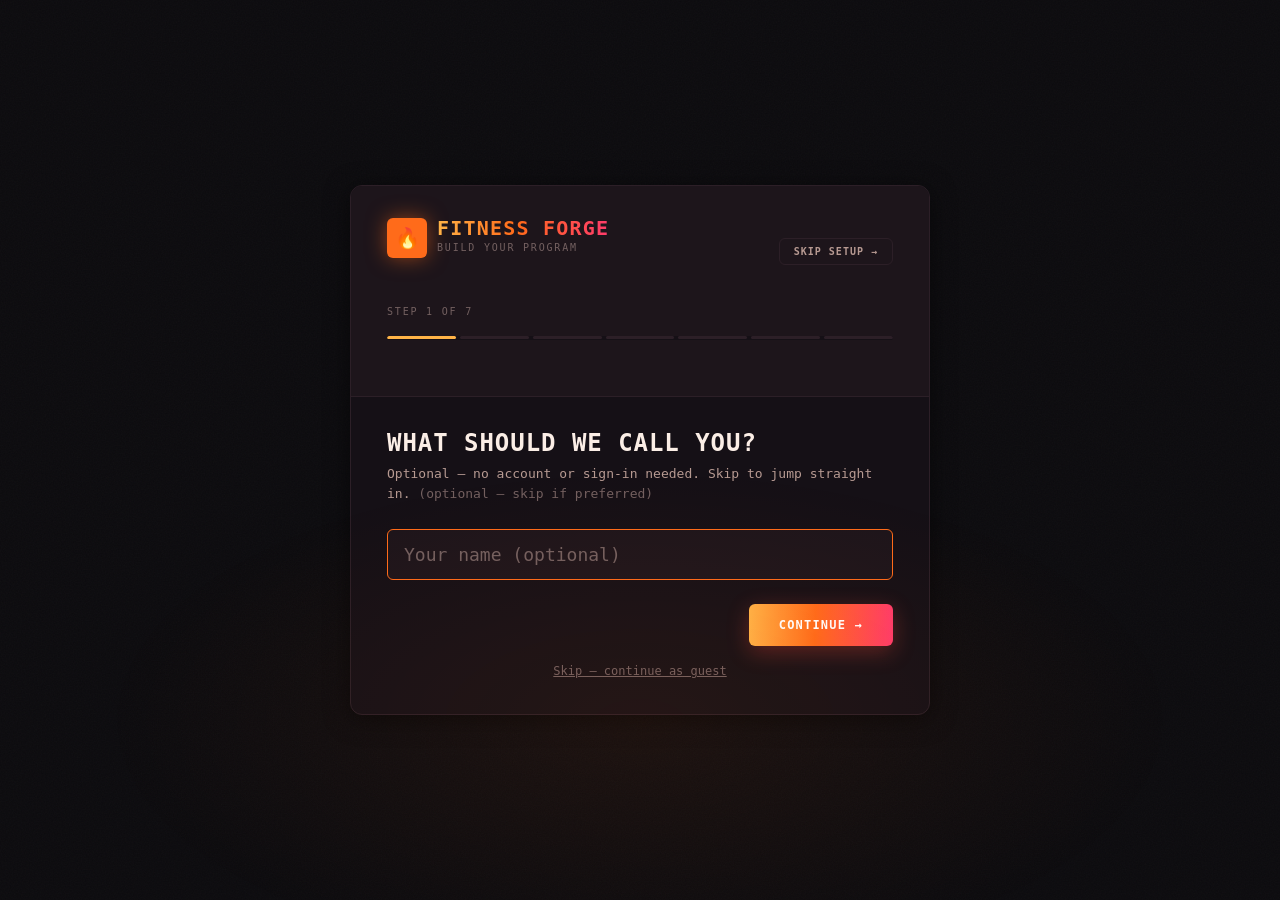
<file: index.html>
<!DOCTYPE html>
<html lang="en">
<head>
  <meta charset="UTF-8"/>
  <meta name="viewport" content="width=device-width, initial-scale=1.0"/>
  <!--
    Content Security Policy. The app uses inline onclick handlers throughout, so
    script-src must allow 'unsafe-inline' and this cannot stop script injection
    on its own. What it does do is cut off what injected script could DO:
    connect-src 'self' blocks fetch/XHR/beacon/WebSocket to anywhere else (the
    app makes no network calls of its own, so this costs nothing), img-src is a
    whitelist so a pixel cannot carry data to an attacker's host, and
    object-src/base-uri/form-action close the usual remaining routes.
    frame-ancestors is deliberately absent: it is ignored in a meta tag, and
    GitHub Pages serves no headers.
  -->
  <meta http-equiv="Content-Security-Policy" content="
    default-src 'self';
    script-src 'self' 'unsafe-inline' https://www.youtube.com https://s.ytimg.com;
    style-src 'self' 'unsafe-inline' https://fonts.googleapis.com;
    font-src 'self' https://fonts.gstatic.com;
    img-src 'self' data: blob: https://raw.githubusercontent.com https://img.youtube.com https://i.ytimg.com https://wger.de;
    media-src 'self' blob:;
    frame-src https://www.youtube-nocookie.com https://www.youtube.com;
    connect-src 'self';
    worker-src 'self';
    object-src 'none';
    base-uri 'self';
    form-action 'none';
  "/>
  <meta name="referrer" content="strict-origin-when-cross-origin"/>
  <title>Fitness Forge — Build Your Program</title>
  <meta name="description" content="Generate a personalized training program or build your own. Tracks workouts, benchmarks, and progress."/>
  <meta name="theme-color" content="#0b0a0d"/>
  <link rel="manifest" href="manifest.json"/>
  <link rel="apple-touch-icon" href="icons/icon-192.png"/>
  <!-- iOS standalone (Add to Home Screen) support -->
  <meta name="mobile-web-app-capable" content="yes"/>
  <meta name="apple-mobile-web-app-capable" content="yes"/>
  <meta name="apple-mobile-web-app-status-bar-style" content="black-translucent"/>
  <meta name="apple-mobile-web-app-title" content="Forge"/>
  <link rel="preconnect" href="https://fonts.googleapis.com">
  <link rel="preconnect" href="https://fonts.gstatic.com" crossorigin>
  <link href="https://fonts.googleapis.com/css2?family=Fira+Code:wght@400;500;600;700&display=swap" rel="stylesheet">
  <link rel="stylesheet" href="src/style.css"/>
  <link rel="stylesheet" href="src/programs-polish.css"/>
  <!-- Chart.js 4.4.0 vendored locally so charts work fully offline (see src/vendor/) -->
  <script src="./src/vendor/chart.umd.min.js"></script>
</head>
<body>
  <div id="root"></div>
  <script type="module" src="src/main.js"></script>
  <script>
    if ('serviceWorker' in navigator) {
      window.addEventListener('load', () => {
        navigator.serviceWorker.register('./sw.js', { updateViaCache: 'none' }).then((reg) => {
          // An installed app resumed from the background does not navigate,
          // so it would never look for an update. Check when it comes back —
          // but not mid-workout: an update reloads the page (sw.js activate).
          document.addEventListener('visibilitychange', () => {
            if (document.visibilityState === 'visible' && !document.body.classList.contains('session-active')) {
              reg.update().catch(() => {});
            }
          });
        }).catch(() => {});
      });
    }
  </script>
</body>
</html>
</file>
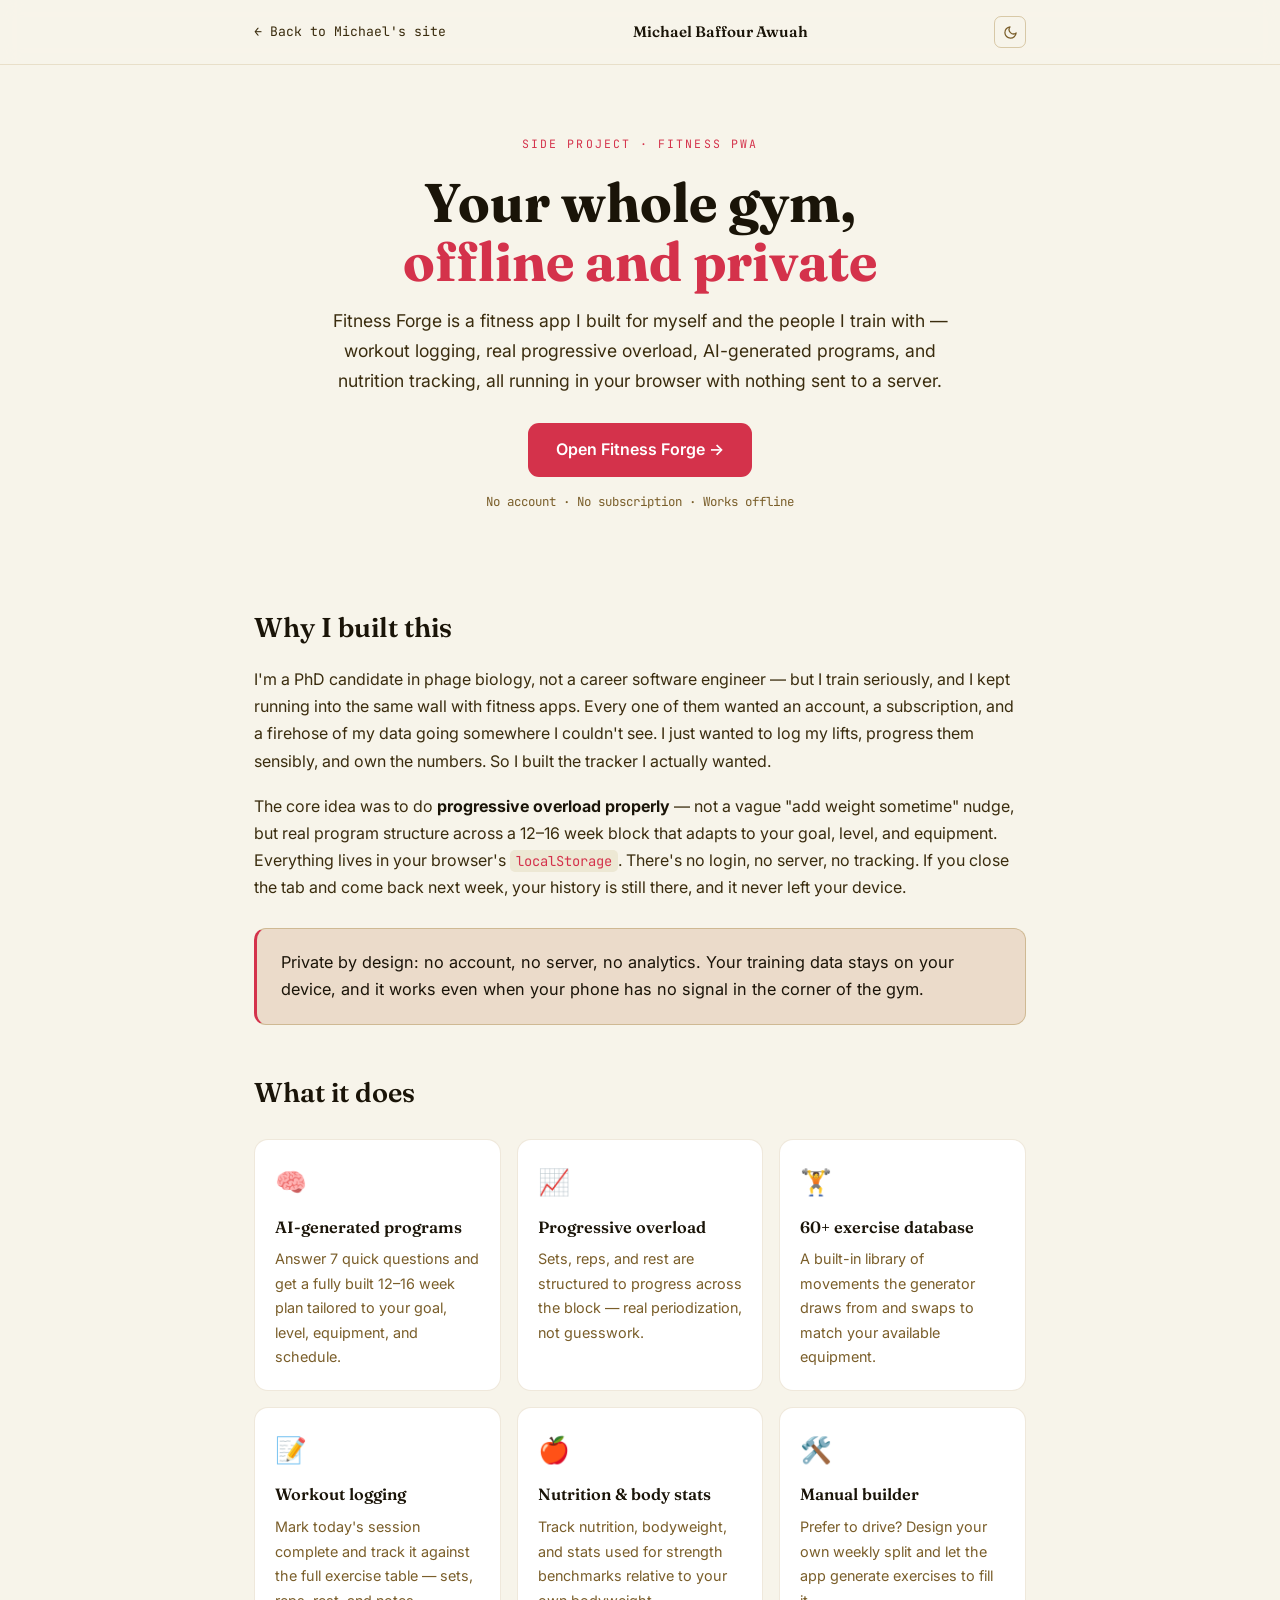
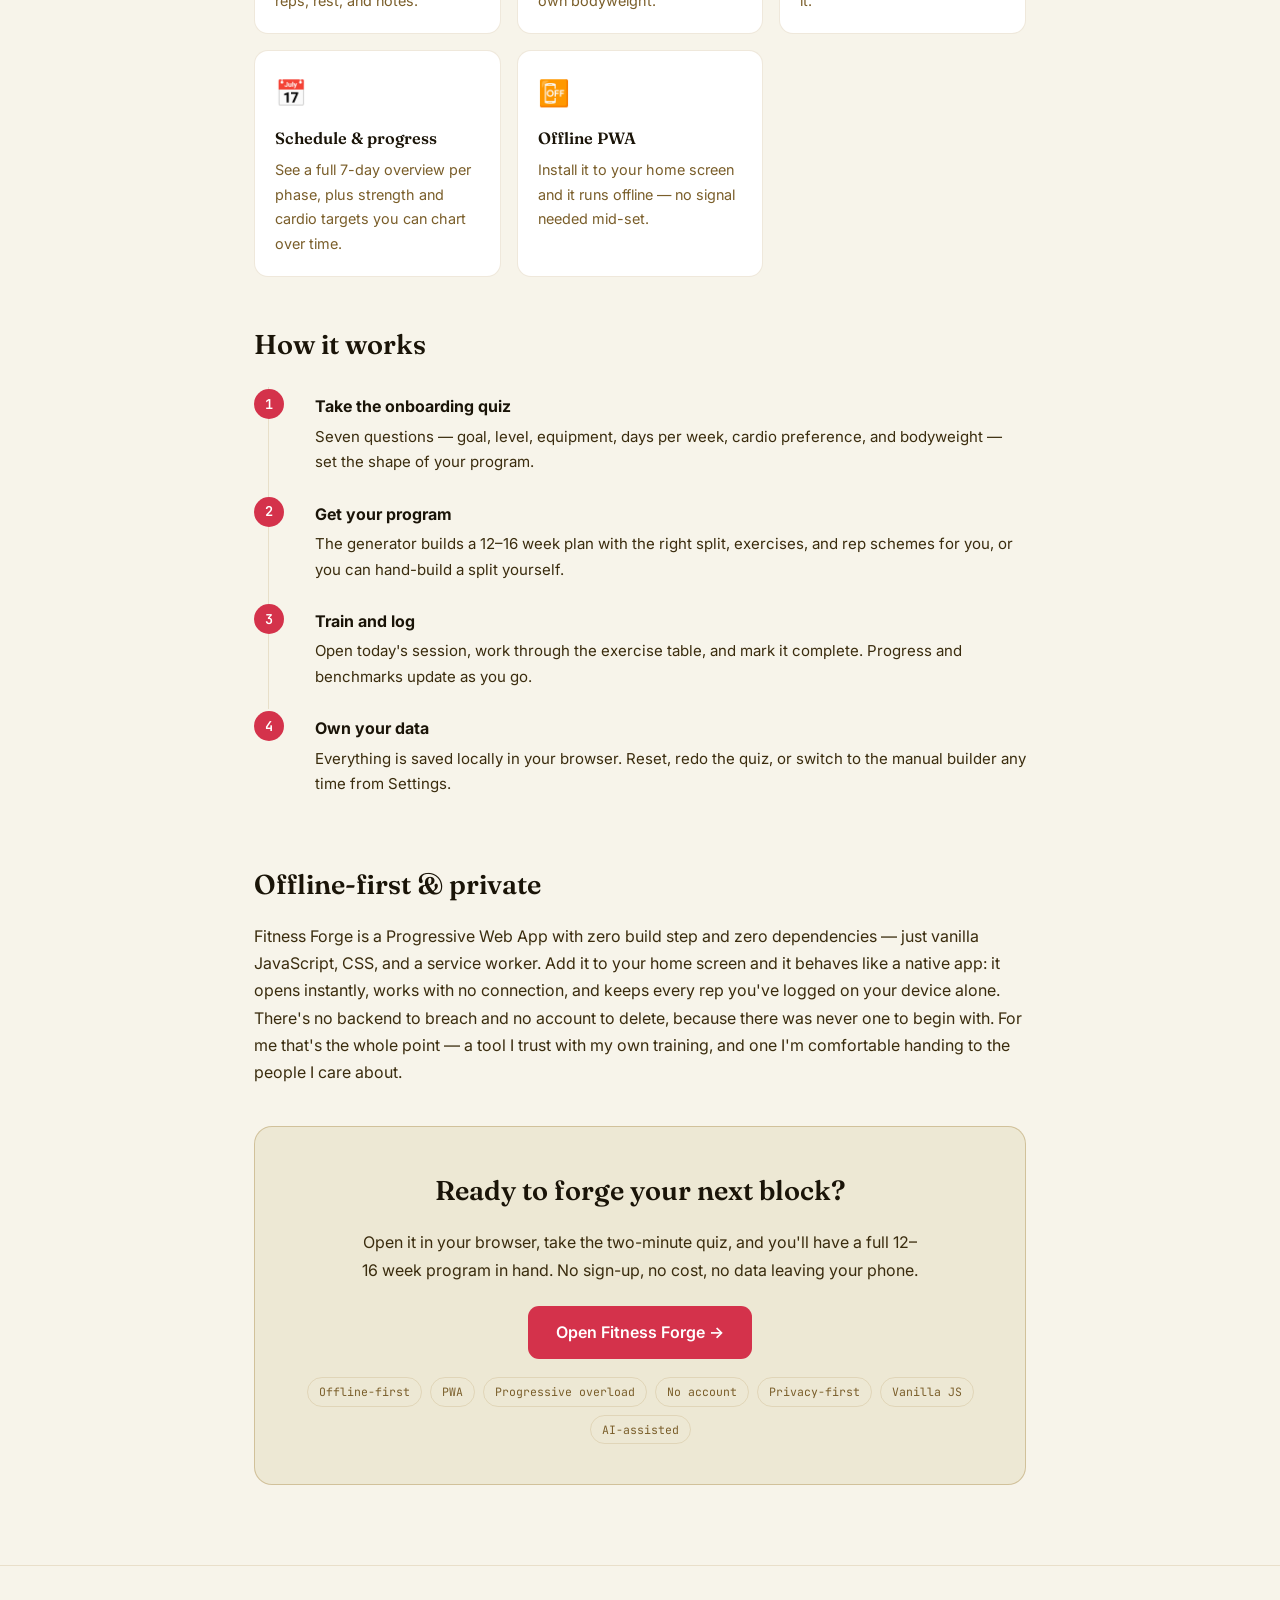
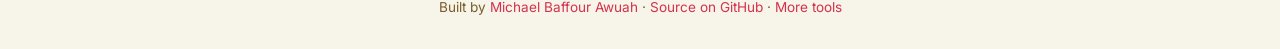
<file: blog.html>
<!DOCTYPE html>
<html lang="en">
<head>
    <meta charset="UTF-8">
    <meta name="viewport" content="width=device-width, initial-scale=1.0">
    <meta name="description" content="Fitness Forge is an offline-first fitness PWA: workout logging, real progressive overload, a 60+ exercise database, AI-generated 12–16 week programs, and nutrition tracking. No account, no server — all data stays on your device.">
    <meta property="og:title" content="Fitness Forge — Your whole gym, offline and private">
    <meta property="og:description" content="Fitness Forge is an offline-first fitness PWA: workout logging, real progressive overload, a 60+ exercise database, AI-generated 12–16 week programs, and nutrition tracking. No account, no server — all data stays on your device.">
    <meta property="og:type" content="article">
    <meta property="og:url" content="https://mbaffour.github.io/fitness-forge/blog.html">
    <meta name="twitter:card" content="summary">
    <title>Fitness Forge — Your whole gym, offline and private</title>
    <link rel="icon" type="image/svg+xml" href="data:image/svg+xml;utf8,<svg xmlns='http://www.w3.org/2000/svg' viewBox='0 0 32 32'><polygon points='16,5 25,10 25,18 16,23 7,18 7,10' fill='%23f4c430' stroke='%23f4c430' stroke-width='1.5'/><line x1='16' y1='23' x2='16' y2='28' stroke='%23f4c430' stroke-width='2' stroke-linecap='round'/><line x1='13' y1='28' x2='19' y2='28' stroke='%23f4c430' stroke-width='2' stroke-linecap='round'/></svg>">
    <link rel="preconnect" href="https://fonts.googleapis.com">
    <link rel="preconnect" href="https://fonts.gstatic.com" crossorigin>
    <link href="https://fonts.googleapis.com/css2?family=Fraunces:ital,opsz,wght@0,9..144,400;0,9..144,600;0,9..144,700;1,9..144,500&family=Inter:wght@400;500;600;700&family=JetBrains+Mono:wght@400;500&display=swap" rel="stylesheet">
    <style>
        :root {
            --bg: #121009; --bg-2: #1a160c; --bg-card: #221c0e; --bg-card-hover: #2c2412;
            --border: rgba(244,196,48,0.13); --border-strong: rgba(244,196,48,0.26);
            --gold: #f4c430; --green: #1f9249; --red: #d4324b;
            --ink: #f5edd8; --ink-2: #d8c98c; --ink-3: #a08652;
            --accent: #d4324b;
            --font-display: 'Fraunces','Georgia',serif;
            --font-body: 'Inter','Segoe UI',sans-serif;
            --font-mono: 'JetBrains Mono','Courier New',monospace;
            --container: 820px;
        }
        html[data-theme="light"] {
            --bg: #f7f4ea; --bg-2: #ede8d4; --bg-card: #ffffff; --bg-card-hover: #fffaed;
            --border: rgba(164,130,58,0.18); --border-strong: rgba(164,130,58,0.38);
            --gold: #9a6e00; --green: #0f6a2e; --red: #a01a30;
            --ink: #1a1408; --ink-2: #3a2c0e; --ink-3: #7a5e2a;
        }
        * { box-sizing: border-box; margin: 0; padding: 0; }
        body { background: var(--bg); color: var(--ink); font-family: var(--font-body); line-height: 1.7; -webkit-font-smoothing: antialiased; }
        a { color: inherit; }
        a:focus-visible, button:focus-visible { outline: 2px solid var(--accent); outline-offset: 3px; border-radius: 4px; }
        .wrap { max-width: var(--container); margin: 0 auto; padding: 0 24px; }
        .topbar { border-bottom: 1px solid var(--border); padding: 16px 0; position: sticky; top: 0; background: color-mix(in srgb, var(--bg) 88%, transparent); backdrop-filter: blur(10px); z-index: 10; }
        .topbar .wrap { display: flex; align-items: center; justify-content: space-between; gap: 1rem; }
        .back { font-family: var(--font-mono); font-size: 0.82rem; color: var(--ink-2); text-decoration: none; transition: color 0.2s; }
        .back:hover { color: var(--accent); }
        .brand { font-family: var(--font-display); font-weight: 600; font-size: 0.95rem; }
        .theme-toggle { display:inline-flex;align-items:center;justify-content:center;width:32px;height:32px;border-radius:7px;border:1px solid var(--border-strong);background:transparent;color:var(--ink-3);cursor:pointer;transition:all .2s; }
        .theme-toggle:hover { color:var(--accent);border-color:var(--accent); }
        .theme-toggle .ti-sun { display:block; } .theme-toggle .ti-moon { display:none; }
        html[data-theme="light"] .theme-toggle .ti-sun { display:none; } html[data-theme="light"] .theme-toggle .ti-moon { display:block; }

        .hero { padding: 64px 0 40px; text-align: center; }
        .eyebrow { font-family: var(--font-mono); font-size: 0.72rem; letter-spacing: 0.18em; text-transform: uppercase; color: var(--accent); }
        .hero h1 { font-family: var(--font-display); font-size: clamp(2.2rem, 6vw, 3.4rem); font-weight: 700; line-height: 1.08; margin: 18px 0 14px; }
        .hero h1 span { color: var(--accent); }
        .hero .lede { color: var(--ink-2); max-width: 620px; margin: 0 auto 28px; font-size: 1.1rem; }
        .hero-cta { display: inline-block; background: var(--accent); color: #fff; font-weight: 600; text-decoration: none; padding: 13px 28px; border-radius: 11px; transition: transform .15s, box-shadow .15s; }
        .hero-cta:hover { transform: translateY(-2px); box-shadow: 0 10px 30px color-mix(in srgb, var(--accent) 40%, transparent); }
        .hero-sub { margin-top: 14px; font-family: var(--font-mono); font-size: 0.78rem; color: var(--ink-3); }

        article { padding: 8px 0 40px; }
        article h2 { font-family: var(--font-display); font-size: 1.7rem; font-weight: 600; margin: 44px 0 16px; }
        article h3 { font-family: var(--font-display); font-size: 1.15rem; font-weight: 600; margin: 8px 0 6px; }
        article p { color: var(--ink-2); margin-bottom: 18px; }
        article strong { color: var(--ink); }
        article code { font-family: var(--font-mono); font-size: 0.86em; background: var(--bg-2); padding: 2px 6px; border-radius: 5px; color: var(--accent); }
        .callout { background: color-mix(in srgb, var(--accent) 7%, var(--bg-2)); border: 1px solid var(--border-strong); border-left: 3px solid var(--accent); border-radius: 12px; padding: 20px 24px; margin: 26px 0; }
        .callout p { margin: 0; color: var(--ink); font-size: 1.02rem; }
        .feature-grid { display: grid; grid-template-columns: repeat(auto-fill, minmax(230px, 1fr)); gap: 16px; margin: 24px 0; }
        .feature-card { background: var(--bg-card); border: 1px solid var(--border); border-radius: 14px; padding: 20px; transition: transform .2s, border-color .2s, background .2s; }
        .feature-card:hover { transform: translateY(-3px); border-color: var(--border-strong); background: var(--bg-card-hover); }
        .feature-card .icon { font-size: 1.6rem; display: block; margin-bottom: 10px; }
        .feature-card h3 { margin: 0 0 6px; font-size: 1.02rem; }
        .feature-card p { margin: 0; font-size: 0.9rem; color: var(--ink-3); }
        .steps { counter-reset: step; list-style: none; margin: 20px 0; }
        .steps li { position: relative; padding: 6px 0 20px 46px; border-left: 1px solid var(--border); margin-left: 14px; }
        .steps li::before { counter-increment: step; content: counter(step); position: absolute; left: -15px; top: 2px; width: 30px; height: 30px; border-radius: 50%; background: var(--accent); color: #fff; font-family: var(--font-mono); font-weight: 600; font-size: 0.85rem; display: flex; align-items: center; justify-content: center; }
        .steps li:last-child { border-left-color: transparent; }
        .steps li strong { display: block; margin-bottom: 3px; color: var(--ink); }
        .steps li p { margin: 0; font-size: 0.94rem; }
        .end-cta { text-align: center; background: var(--bg-2); border: 1px solid var(--border-strong); border-radius: 18px; padding: 40px 28px; margin: 40px 0; }
        .end-cta h2 { margin-top: 0; }
        .tag-row { display: flex; flex-wrap: wrap; gap: 8px; justify-content: center; margin: 18px 0 0; }
        .tag { font-family: var(--font-mono); font-size: 0.72rem; color: var(--ink-3); border: 1px solid var(--border); border-radius: 999px; padding: 4px 11px; }
        footer { border-top: 1px solid var(--border); padding: 30px 0; text-align: center; color: var(--ink-3); font-size: 0.85rem; }
        footer a { color: var(--accent); text-decoration: none; }
        @media (max-width: 600px) { .hero { padding: 40px 0 28px; } article h2 { font-size: 1.4rem; } }
    </style>
    <script>(function(){var s=localStorage.getItem('theme');var d=window.matchMedia('(prefers-color-scheme: dark)').matches;document.documentElement.setAttribute('data-theme',s||(d?'dark':'light'));})()</script>
</head>
<body>
    <div class="topbar">
        <div class="wrap">
            <a href="https://mbaffour.github.io/#tools" class="back">← Back to Michael's site</a>
            <span class="brand">Michael Baffour Awuah</span>
            <button class="theme-toggle" id="themeToggle" aria-label="Toggle light/dark mode" title="Toggle light/dark mode">
                <svg class="ti-sun" width="15" height="15" viewBox="0 0 24 24" fill="none" stroke="currentColor" stroke-width="2" stroke-linecap="round" stroke-linejoin="round" aria-hidden="true"><circle cx="12" cy="12" r="5"/><line x1="12" y1="1" x2="12" y2="3"/><line x1="12" y1="21" x2="12" y2="23"/><line x1="4.22" y1="4.22" x2="5.64" y2="5.64"/><line x1="18.36" y1="18.36" x2="19.78" y2="19.78"/><line x1="1" y1="12" x2="3" y2="12"/><line x1="21" y1="12" x2="23" y2="12"/><line x1="4.22" y1="19.78" x2="5.64" y2="18.36"/><line x1="18.36" y1="5.64" x2="19.78" y2="4.22"/></svg>
                <svg class="ti-moon" width="15" height="15" viewBox="0 0 24 24" fill="none" stroke="currentColor" stroke-width="2" stroke-linecap="round" stroke-linejoin="round" aria-hidden="true"><path d="M21 12.79A9 9 0 1 1 11.21 3 7 7 0 0 0 21 12.79z"/></svg>
            </button>
        </div>
    </div>

    <header class="hero">
        <div class="wrap">
            <span class="eyebrow">Side project · Fitness PWA</span>
            <h1>Your whole gym,<br><span>offline and private</span></h1>
            <p class="lede">Fitness Forge is a fitness app I built for myself and the people I train with — workout logging, real progressive overload, AI-generated programs, and nutrition tracking, all running in your browser with nothing sent to a server.</p>
            <a class="hero-cta" href="https://mbaffour.github.io/fitness-forge/">Open Fitness Forge →</a>
            <div class="hero-sub">No account · No subscription · Works offline</div>
        </div>
    </header>

    <div class="wrap">
        <article>
            <h2>Why I built this</h2>
            <p>I'm a PhD candidate in phage biology, not a career software engineer — but I train seriously, and I kept running into the same wall with fitness apps. Every one of them wanted an account, a subscription, and a firehose of my data going somewhere I couldn't see. I just wanted to log my lifts, progress them sensibly, and own the numbers. So I built the tracker I actually wanted.</p>
            <p>The core idea was to do <strong>progressive overload properly</strong> — not a vague "add weight sometime" nudge, but real program structure across a 12–16 week block that adapts to your goal, level, and equipment. Everything lives in your browser's <code>localStorage</code>. There's no login, no server, no tracking. If you close the tab and come back next week, your history is still there, and it never left your device.</p>
            <div class="callout"><p>Private by design: no account, no server, no analytics. Your training data stays on your device, and it works even when your phone has no signal in the corner of the gym.</p></div>

            <h2>What it does</h2>
            <div class="feature-grid">
                <div class="feature-card"><span class="icon">🧠</span><h3>AI-generated programs</h3><p>Answer 7 quick questions and get a fully built 12–16 week plan tailored to your goal, level, equipment, and schedule.</p></div>
                <div class="feature-card"><span class="icon">📈</span><h3>Progressive overload</h3><p>Sets, reps, and rest are structured to progress across the block — real periodization, not guesswork.</p></div>
                <div class="feature-card"><span class="icon">🏋️</span><h3>60+ exercise database</h3><p>A built-in library of movements the generator draws from and swaps to match your available equipment.</p></div>
                <div class="feature-card"><span class="icon">📝</span><h3>Workout logging</h3><p>Mark today's session complete and track it against the full exercise table — sets, reps, rest, and notes.</p></div>
                <div class="feature-card"><span class="icon">🍎</span><h3>Nutrition & body stats</h3><p>Track nutrition, bodyweight, and stats used for strength benchmarks relative to your own bodyweight.</p></div>
                <div class="feature-card"><span class="icon">🛠️</span><h3>Manual builder</h3><p>Prefer to drive? Design your own weekly split and let the app generate exercises to fill it.</p></div>
                <div class="feature-card"><span class="icon">📅</span><h3>Schedule & progress</h3><p>See a full 7-day overview per phase, plus strength and cardio targets you can chart over time.</p></div>
                <div class="feature-card"><span class="icon">📴</span><h3>Offline PWA</h3><p>Install it to your home screen and it runs offline — no signal needed mid-set.</p></div>
            </div>

            <h2>How it works</h2>
            <ol class="steps">
                <li><strong>Take the onboarding quiz</strong><p>Seven questions — goal, level, equipment, days per week, cardio preference, and bodyweight — set the shape of your program.</p></li>
                <li><strong>Get your program</strong><p>The generator builds a 12–16 week plan with the right split, exercises, and rep schemes for you, or you can hand-build a split yourself.</p></li>
                <li><strong>Train and log</strong><p>Open today's session, work through the exercise table, and mark it complete. Progress and benchmarks update as you go.</p></li>
                <li><strong>Own your data</strong><p>Everything is saved locally in your browser. Reset, redo the quiz, or switch to the manual builder any time from Settings.</p></li>
            </ol>

            <h2>Offline-first & private</h2>
            <p>Fitness Forge is a Progressive Web App with zero build step and zero dependencies — just vanilla JavaScript, CSS, and a service worker. Add it to your home screen and it behaves like a native app: it opens instantly, works with no connection, and keeps every rep you've logged on your device alone. There's no backend to breach and no account to delete, because there was never one to begin with. For me that's the whole point — a tool I trust with my own training, and one I'm comfortable handing to the people I care about.</p>

            <div class="end-cta">
                <h2>Ready to forge your next block?</h2>
                <p style="color:var(--ink-2);max-width:560px;margin:0 auto;">Open it in your browser, take the two-minute quiz, and you'll have a full 12–16 week program in hand. No sign-up, no cost, no data leaving your phone.</p>
                <div style="margin-top:22px;"><a class="hero-cta" href="https://mbaffour.github.io/fitness-forge/">Open Fitness Forge →</a></div>
                <div class="tag-row"><span class="tag">Offline-first</span><span class="tag">PWA</span><span class="tag">Progressive overload</span><span class="tag">No account</span><span class="tag">Privacy-first</span><span class="tag">Vanilla JS</span><span class="tag">AI-assisted</span></div>
            </div>
        </article>
    </div>

    <footer>
        <div class="wrap">
            Built by <a href="https://mbaffour.github.io/">Michael Baffour Awuah</a> · <a href="https://github.com/mbaffour/fitness-forge" target="_blank" rel="noopener">Source on GitHub</a> · <a href="https://mbaffour.github.io/#tools">More tools</a>
        </div>
    </footer>

    <script>
        (function () {
            var btn = document.getElementById('themeToggle');
            if (!btn) return;
            btn.addEventListener('click', function () {
                var next = document.documentElement.getAttribute('data-theme') === 'dark' ? 'light' : 'dark';
                document.documentElement.setAttribute('data-theme', next);
                localStorage.setItem('theme', next);
            });
        })();
    </script>
</body>
</html>
</file>
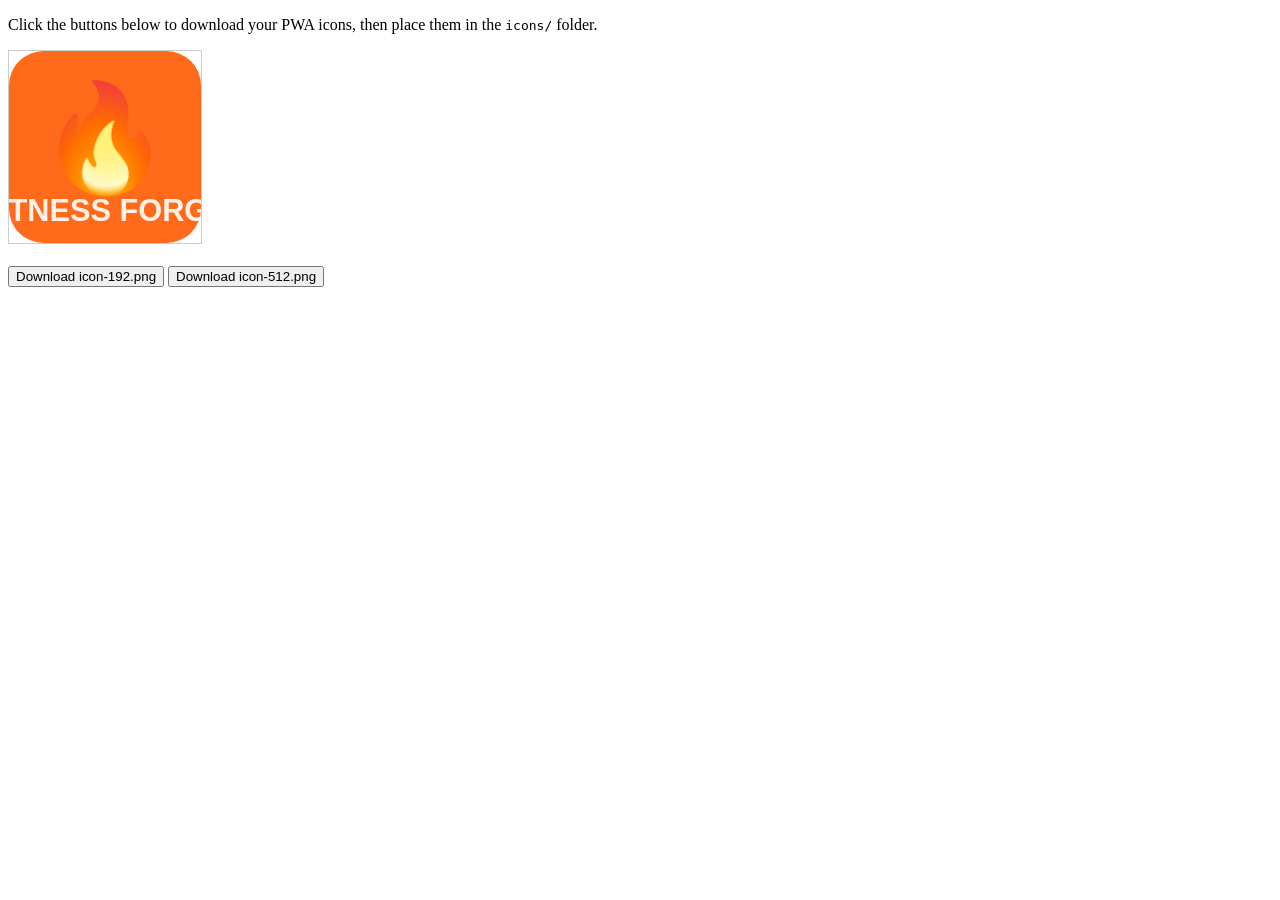
<file: generate-icons.html>
<!DOCTYPE html>
<html>
<head><title>Generate Icons</title></head>
<body>
<p>Click the buttons below to download your PWA icons, then place them in the <code>icons/</code> folder.</p>
<canvas id="c192" width="192" height="192" style="border:1px solid #ccc"></canvas>
<canvas id="c512" width="512" height="512" style="display:none"></canvas>
<br><br>
<button onclick="gen(192)">Download icon-192.png</button>
<button onclick="gen(512)">Download icon-512.png</button>
<script>
function drawIcon(canvas) {
  const ctx = canvas.getContext('2d');
  const s = canvas.width;
  // Background
  ctx.fillStyle = '#ff6b1a';
  ctx.beginPath();
  ctx.roundRect(0, 0, s, s, s * 0.18);
  ctx.fill();
  // Flame emoji
  ctx.font = `bold ${s * 0.55}px serif`;
  ctx.textAlign = 'center';
  ctx.textBaseline = 'middle';
  ctx.fillText('🔥', s / 2, s / 2);
  // "FF" text
  ctx.fillStyle = 'rgba(255,255,255,0.9)';
  ctx.font = `bold ${s * 0.16}px 'Barlow Condensed', sans-serif`;
  ctx.fillText('FITNESS FORGE', s / 2, s * 0.84);
}
function gen(size) {
  const canvas = document.getElementById('c' + size);
  drawIcon(canvas);
  canvas.toBlob(blob => {
    const a = document.createElement('a');
    a.href = URL.createObjectURL(blob);
    a.download = `icon-${size}.png`;
    a.click();
  });
}
// Draw preview
drawIcon(document.getElementById('c192'));
</script>
</body>
</html>
</file>
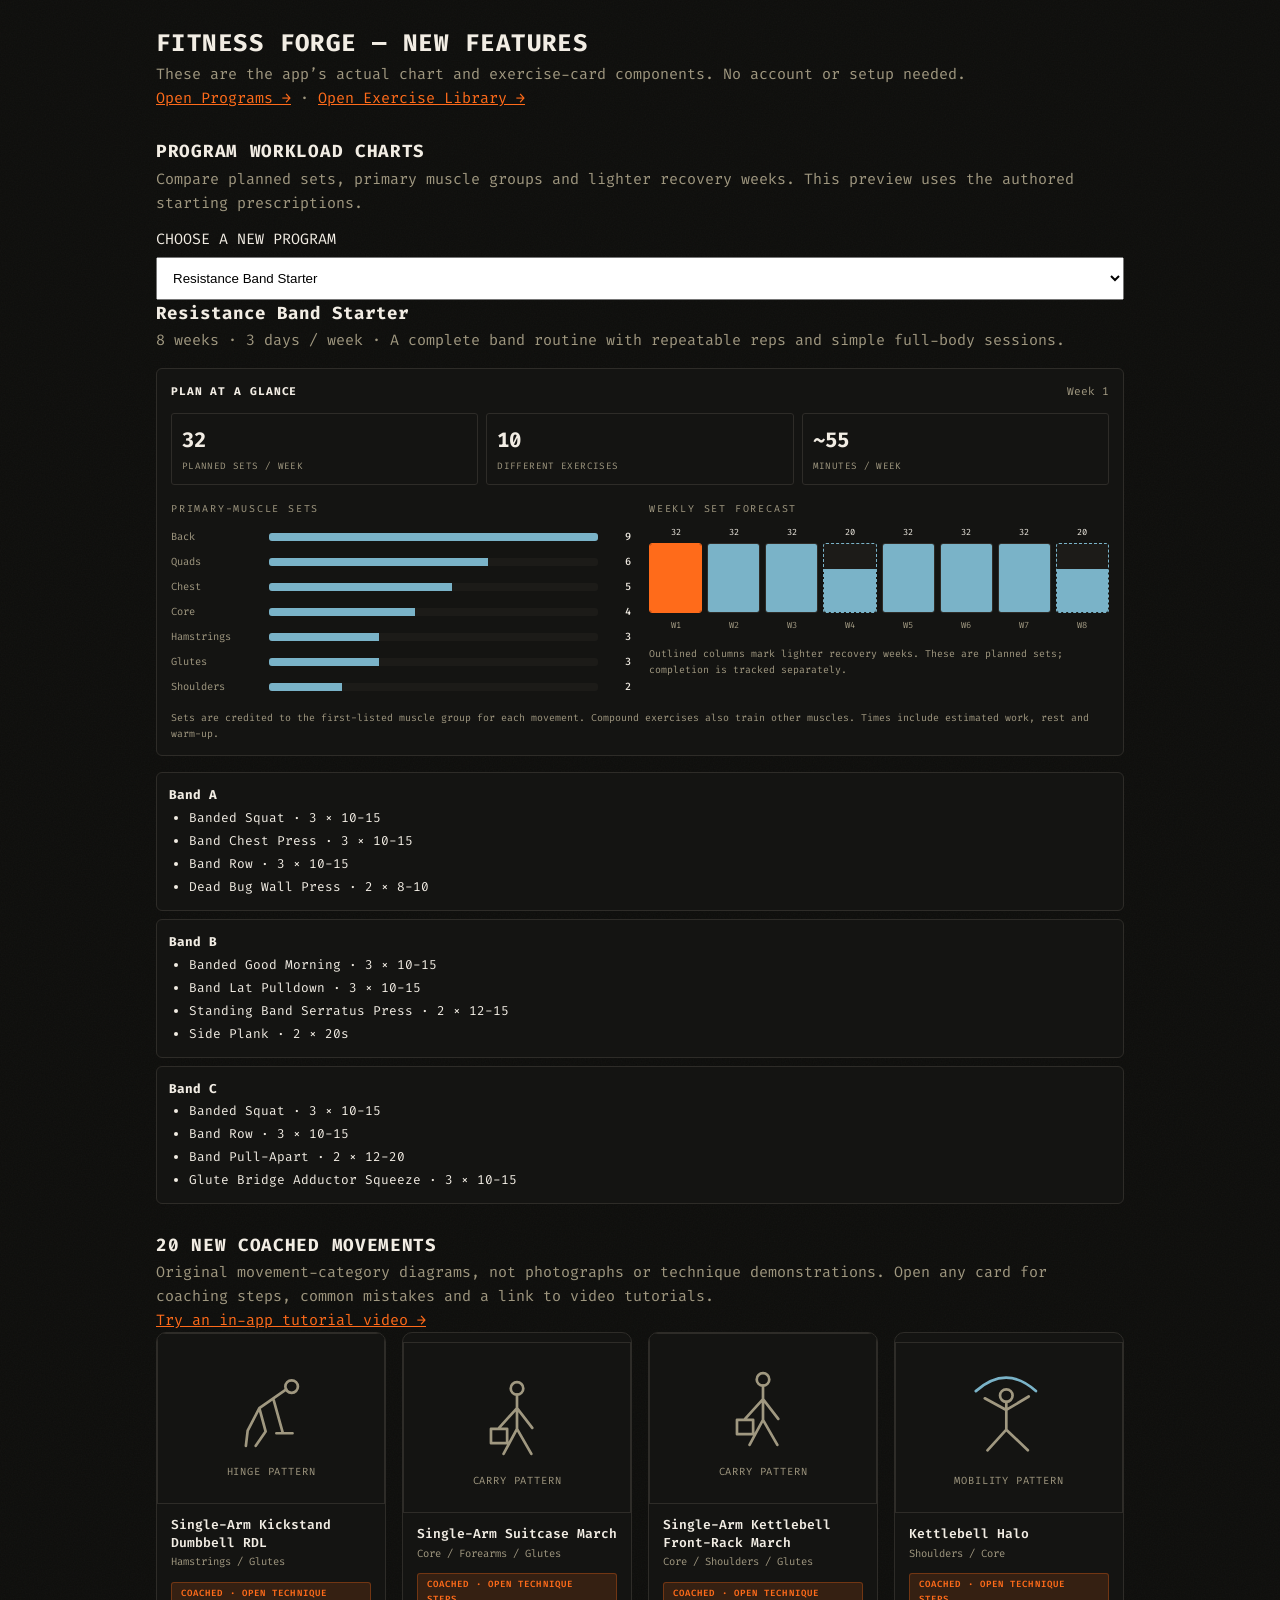
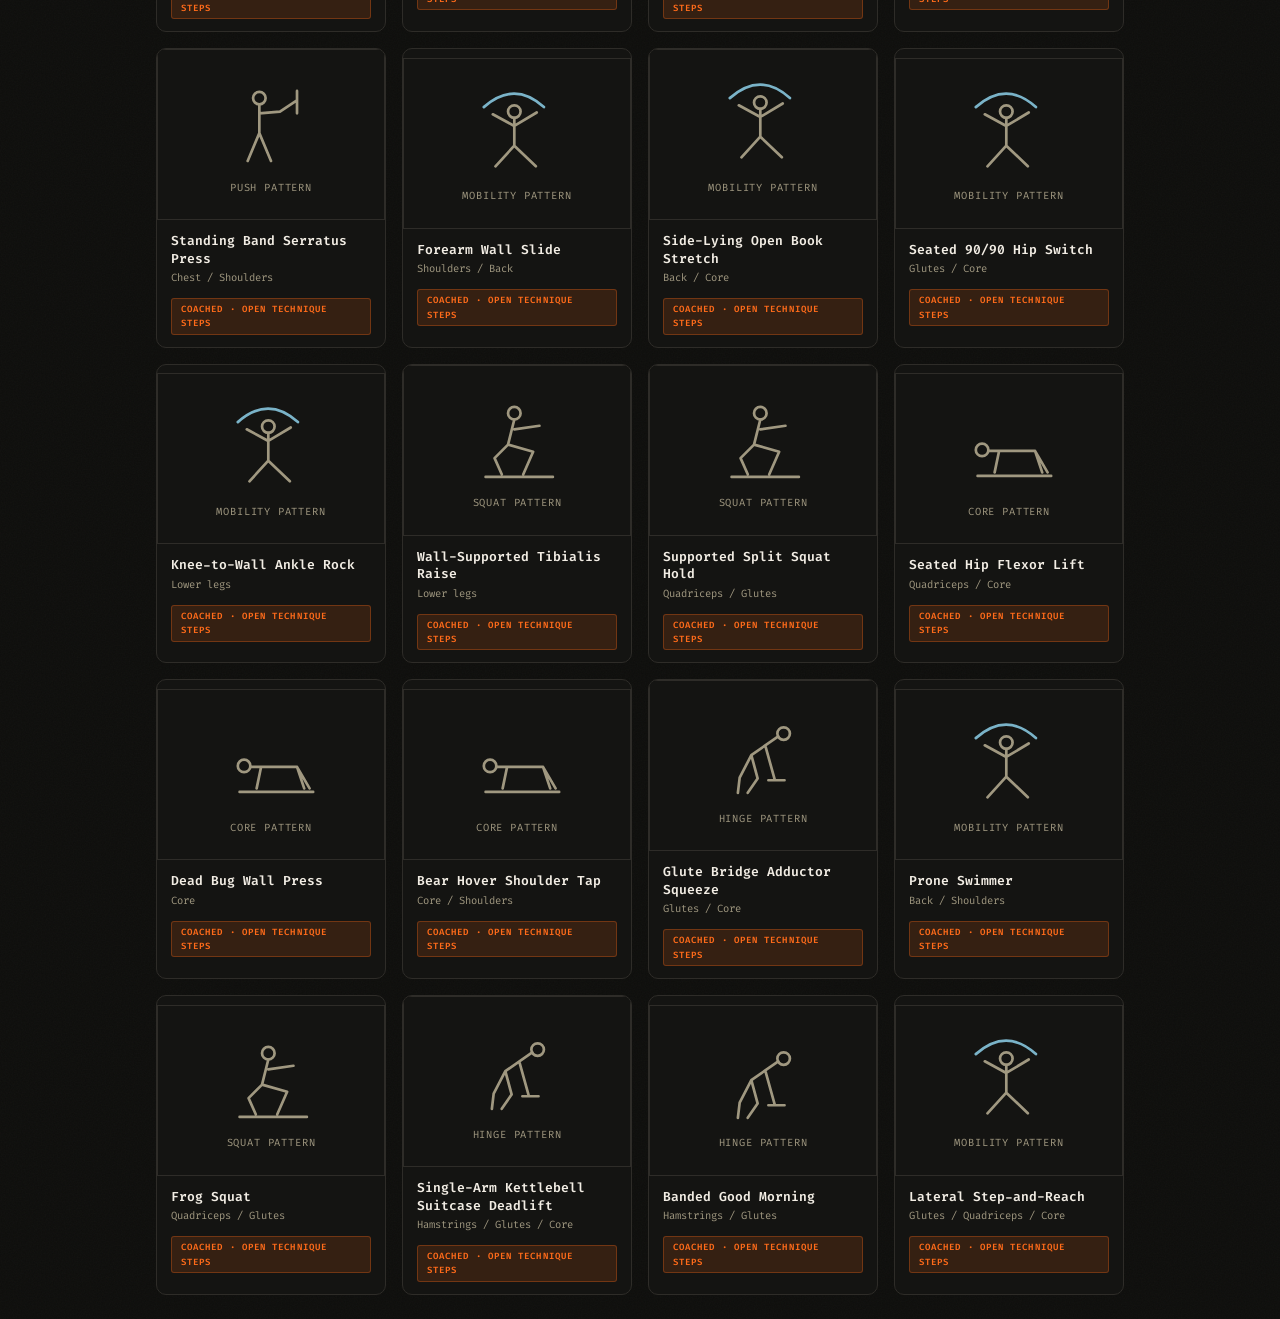
<file: preview.html>
<!DOCTYPE html>
<html lang="en" data-theme="forge">
<head>
  <meta charset="UTF-8">
  <meta name="viewport" content="width=device-width, initial-scale=1">
  <title>Fitness Forge — New Features Gallery</title>
  <meta name="description" content="View the actual new Fitness Forge program charts and coached exercise diagrams.">
  <link rel="stylesheet" href="src/style.css">
  <link rel="stylesheet" href="src/programs-polish.css">
  <link href="https://fonts.googleapis.com/css2?family=Fira+Code:wght@400;500;600;700&display=swap" rel="stylesheet">
</head>
<body>
  <main class="feature-gallery">
    <h1>FITNESS FORGE — NEW FEATURES</h1>
    <p>These are the app’s actual chart and exercise-card components. No account or setup needed.</p>
    <p><a href="./#programs">Open Programs →</a> · <a href="./#library">Open Exercise Library →</a></p>
    <h2>PROGRAM WORKLOAD CHARTS</h2>
    <p>Compare planned sets, primary muscle groups and lighter recovery weeks. This preview uses the authored starting prescriptions.</p>
    <label for="gallery-plan">CHOOSE A NEW PROGRAM</label>
    <select id="gallery-plan"></select>
    <div id="gallery-program" aria-live="polite"></div>
    <h2>20 NEW COACHED MOVEMENTS</h2>
    <p>Original movement-category diagrams, not photographs or technique demonstrations. Open any card for coaching steps, common mistakes and a link to video tutorials.</p>
    <div id="gallery-exercises" class="lib-grid"></div>
    <p id="gallery-error" role="alert" hidden></p>
    <noscript><p>Enable JavaScript to display the app’s charts and diagrams.</p></noscript>
  </main>
  <script type="module" src="src/components/feature-gallery.js"></script>
</body>
</html>
</file>
<file: src/style.css>
/* ═══════════════════════════════════════════
   FITNESS FORGE — Design System
   Industrial / Raw / High-contrast
═══════════════════════════════════════════ */

:root {
  --bg:         #0d0d0b;
  --bg-2:       #141412;
  --bg-3:       #1c1b18;
  --bg-4:       #242320;
  --border:     #2e2c28;
  --border-hi:  #403e38;

  /* Exercise artwork. The workout-guide illustrations are pure white
     silhouettes (fill:#fff, no strokes), so they are invisible on a light
     surface. Two ways to fix that, and each theme takes the one that suits it:
     dark themes keep the white figure and put a dark well behind it; the light
     themes flip --anim-invert to 1, which inverts the figure to dark ink on a
     cream card. Only workout-guide art is inverted — the GIFs and photo stills
     are already dark-on-light and must never be flipped. */
  --anim-bg:     #14130f;
  --anim-label:  #6b6553;
  --anim-invert: 0;

  --text:       #f2ede4;
  --text-2:     #a09880;
  --text-3:     #5a5545;

  --fire:       #ff6b1a;
  --fire-dim:   rgba(255,107,26,0.12);
  --fire-glow:  rgba(255,107,26,0.25);
  --ember:      #ffb347;
  --steel:      #7ab3c8;
  --forge-green:#4dffaa;
  /* --green is the name the design system documents and 13 rules use, but it
     was never defined — so every one of them silently fell back: completed
     challenge days rendered with a transparent dot, "Fresh" recovery text,
     hit milestones and finished program weeks all came out in plain text
     colour. Aliased rather than renamed, so each theme's own green flows
     through. */
  --green: var(--forge-green);
  --danger:     #ff4444;

  --ff-mono:    'Fira Code', monospace;
  --ff-body:    'Fira Code', monospace;

  --r:    4px;
  --r2:   8px;
  --r-sm: 3px;
  --r-md: 6px;
  --r-lg: 10px;
  --r-xl: 14px;

  --fire-bright: #ff8540;
  --danger-dim:  rgba(255,68,68,0.08);
  --danger-glow: rgba(255,68,68,0.3);

  --shadow: 0 4px 24px rgba(0,0,0,0.5);
  --glow:   0 0 32px rgba(255,107,26,0.15);

  /* Card / panel surface — follows each theme's card color (--bg-2).
     Previously referenced (7×) but never defined → transparent surfaces. */
  --surface: var(--bg-2);

  /* Display font for big glanceable numerals — Fira Code, per the
     "Fira Code everywhere" rule. Previously referenced (5×) but undefined. */
  --ff-display: 'Fira Code', monospace;

  /* Spacing scale — use these instead of raw px in markup. */
  --s-1: 4px;
  --s-2: 8px;
  --s-3: 12px;
  --s-4: 16px;
  --s-5: 20px;
  --s-6: 24px;
  --s-7: 32px;
  --s-8: 48px;
}

/* ══ THEMES ══
   Override :root variables per theme.
   Chart.js colors are re-read from CSS vars on each init.
════════════════════════════════════════════════════════ */

/* ── Daylight ── */
html[data-theme="day"] {
  --bg:         #f5f0e8;
  --bg-2:       #ece7dc;
  --bg-3:       #e4ddd0;
  --bg-4:       #dcd5c6;
  --border:     #c4bbb0;
  --border-hi:  #b0a898;
  --text:       #1c1a16;
  --text-2:     #5a5040;
  --text-3:     #9a9080;
  --fire:       #c84808;
  --fire-dim:   rgba(200,72,8,0.10);
  --fire-glow:  rgba(200,72,8,0.22);
  --ember:      #946000;  /* was #b87800: 2.5–3.2:1 on the cream cards */
  --steel:      #3a7898;
  --forge-green:#007744;
  --danger:     #c02020;
  --shadow: 0 4px 24px rgba(0,0,0,0.10);
  --glow:   0 0 32px rgba(200,72,8,0.08);
  /* Light theme — invert the white artwork to ink on a warm card. */
  --anim-bg:     #f3efe7;
  --anim-label:  #5a5040;
  --anim-invert: 1;
}

/* ── Ambient (deep space) ── */
html[data-theme="ambient"] {
  --bg:         #07070f;
  --bg-2:       #0d0d1c;
  --bg-3:       #131328;
  --bg-4:       #191934;
  --border:     #222240;
  --border-hi:  #2e2e58;
  --text:       #e4e0fc;
  --text-2:     #8080c0;
  --text-3:     #5a5a98;  /* was #404078: ~2:1 on every surface */
  --fire:       #8b74ff;
  --fire-dim:   rgba(139,116,255,0.12);
  --fire-glow:  rgba(139,116,255,0.28);
  --ember:      #b094ff;
  --steel:      #40d8f8;
  --forge-green:#00e8cc;
  --danger:     #ff4488;
  --shadow: 0 4px 32px rgba(0,0,0,0.7);
  --glow:   0 0 48px rgba(139,116,255,0.2);
}

/* ── Steel (cold navy) ── */
html[data-theme="steel"] {
  --bg:         #060c12;
  --bg-2:       #0d1820;
  --bg-3:       #14222e;
  --bg-4:       #1b2c3c;
  --border:     #223040;
  --border-hi:  #2c3e52;
  --text:       #c8e2f4;
  --text-2:     #6694b4;
  --text-3:     #46667e;  /* was #2e4a60: 1.5–2:1, section labels vanished */
  --fire:       #36b4e4;
  --fire-dim:   rgba(54,180,228,0.12);
  --fire-glow:  rgba(54,180,228,0.28);
  --ember:      #60c8f4;
  --steel:      #40ffb8;
  --forge-green:#40ffb8;
  --danger:     #ff5566;
  --shadow: 0 4px 28px rgba(0,0,0,0.6);
  --glow:   0 0 40px rgba(54,180,228,0.15);
}

/* ── Ember (campfire warm) ── */
html[data-theme="ember"] {
  --bg:         #0e0808;
  --bg-2:       #181010;
  --bg-3:       #201818;
  --bg-4:       #2a2020;
  --border:     #3c2828;
  --border-hi:  #4c3838;
  --text:       #f8e8d0;
  --text-2:     #b09070;
  --text-3:     #706048;
  --fire:       #ff7828;
  --fire-dim:   rgba(255,120,40,0.12);
  --fire-glow:  rgba(255,120,40,0.28);
  --ember:      #ffaa40;
  --steel:      #ffd060;
  --forge-green:#ffaa40;
  --danger:     #ff3333;
  --shadow: 0 4px 28px rgba(0,0,0,0.6);
  --glow:   0 0 40px rgba(255,120,40,0.15);
}

/* ═══════════════════════════════════════════
   v3.1 EXPRESSIVE THEMES
   heat (default look) · instrument · vivid
   Each sets color tokens PLUS signature treatments.
   --grad drives accent surfaces; flat themes leave it a solid color.
   ═══════════════════════════════════════════ */

:root { --grad: var(--fire); }   /* flat by default; expressive themes override */

/* ── B · FORGE HEAT (default) — molten gradients + glow ── */
html[data-theme="heat"] {
  --bg:#0b0a0d; --bg-2:#151016; --bg-3:#1d151b; --bg-4:#261a22;
  --surface:#151016;
  --border:#2c1f27; --border-hi:#48333d;
  --text:#fbeee6; --text-2:#b79a92; --text-3:#736060;
  --fire:#ff6b1a; --fire-dim:rgba(255,107,26,0.14); --fire-glow:rgba(255,74,60,0.32); --fire-bright:#ff8a4d;
  --ember:#ffb347; --steel:#7ab3c8; --forge-green:#4dffaa; --danger:#ff4466;
  --grad:linear-gradient(92deg,#ffb347,#ff6b1a 46%,#ff3b6b);
  --glow:0 0 34px rgba(255,74,60,0.22);
}
/* gradient display type (inline color:… falls back to solid, so never invisible) */
html[data-theme="heat"] .page-title,
html[data-theme="heat"] .hero-title,
html[data-theme="heat"] .display,
html[data-theme="heat"] .stat-val {
  background:var(--grad); -webkit-background-clip:text; background-clip:text; color:transparent;
}
html[data-theme="heat"] .btn-fire,
html[data-theme="heat"] .m-cta {
  background:var(--grad); color:#fff; border:none; box-shadow:0 6px 22px rgba(255,74,60,0.30);
}
html[data-theme="heat"] .hero-card { border-left-color:transparent; }
html[data-theme="heat"] .hero-card::after { background:radial-gradient(circle, rgba(255,74,60,0.30), transparent 70%); }
html[data-theme="heat"] .ring { box-shadow:0 0 16px rgba(255,74,60,0.18); }
html[data-theme="heat"] .seg-btn.active,
html[data-theme="heat"] .hub-tab.active,
html[data-theme="heat"] .eq-chip.on { box-shadow:0 0 14px rgba(255,74,60,0.18); }

/* ── C · INSTRUMENT — blueprint grid, cyan/amber telemetry ── */
html[data-theme="instrument"] {
  --bg:#0c1116; --bg-2:#0f151a; --bg-3:#141d24; --bg-4:#1a252e;
  --surface:#0f151a;
  --border:#22323d; --border-hi:#33505f;
  --text:#dbe9f1; --text-2:#7fa0b0; --text-3:#3f5a6a;
  --fire:#4fd0e0; --fire-dim:rgba(79,208,224,0.12); --fire-glow:rgba(79,208,224,0.30); --fire-bright:#7ee0ec;
  --ember:#ffb020; --steel:#4fd0e0; --forge-green:#5be0a0; --danger:#ff6b6b;
  --grad:var(--fire);
  --r-sm:3px; --r-md:4px; --r-lg:6px; --r-xl:8px; --r2:5px;
}
html[data-theme="instrument"] .card,
html[data-theme="instrument"] .hero-card,
html[data-theme="instrument"] .stat {
  background-image:linear-gradient(#16222b 1px, transparent 1px), linear-gradient(90deg,#16222b 1px, transparent 1px);
  background-size:22px 22px; background-color:var(--surface);
}
html[data-theme="instrument"] .btn-fire {
  background:transparent; color:var(--fire); border:1px solid var(--border-hi); box-shadow:none;
}
html[data-theme="instrument"] .stat-val,
html[data-theme="instrument"] .hero-meta .v { color:var(--ember); font-variant-numeric:tabular-nums; }
html[data-theme="instrument"] .hero-card { border-left-color:var(--fire); }

/* ── D · SPORT VIVID — bright surfaces, pills, color-per-muscle ── */
html[data-theme="vivid"] {
  --bg:#eeeeec; --bg-2:#ffffff; --bg-3:#f4f4f2; --bg-4:#ffffff;
  --surface:#ffffff;
  --border:#e5e5e0; --border-hi:#d2d2ca;
  --text:#12121a; --text-2:#6a6a62; --text-3:#9a9a90;
  /* Accents are used as TEXT (active tabs, PRs, success, warnings) on white,
     where the bright originals read at 1.8–3:1. Darkened to ~4.4:1 or better;
     the CTA keeps the bright --grad, so buttons look unchanged. */
  --fire:#d9430c; --fire-dim:rgba(255,90,31,0.10); --fire-glow:rgba(255,90,31,0.22); --fire-bright:#ff7a45;
  --ember:#a86400; --steel:#2f6bff; --forge-green:#0b8a55; --danger:#c8303a;
  --grad:linear-gradient(92deg,#ff7a1f,#ff5a1f);
  --glow:0 6px 20px rgba(0,0,0,0.06);
  /* Light theme — invert the white artwork to ink on a clean card. */
  --anim-bg:#f7f7f5; --anim-label:#6a6a62; --anim-invert:1;
}
html[data-theme="vivid"] .btn, html[data-theme="vivid"] .btn-fire { border-radius:999px; }
html[data-theme="vivid"] .card, html[data-theme="vivid"] .stat { box-shadow:0 1px 2px rgba(0,0,0,0.05); }
html[data-theme="vivid"] .btn-fire { background:var(--grad); color:#fff; }
/* dark hero block for contrast against the light page */
html[data-theme="vivid"] .hero-card { background:#12121a; border-left-color:#ff5a1f; }
html[data-theme="vivid"] .hero-card .hero-title { color:#fff; }
html[data-theme="vivid"] .hero-card .hero-eyebrow { color:#ffd23f; }
html[data-theme="vivid"] .hero-card .hero-meta .k { color:rgba(255,255,255,0.5); }
html[data-theme="vivid"] .hero-card .hero-meta .v { color:#fff; }

/* ── Smooth theme transitions ── */
body,
.sidebar, .sidebar-head, .sidebar-body, .sidebar-foot,
.card, .stat, .nav-btn, .page,
input, select, textarea,
.tag, .alert, .modal, .modal-overlay,
.active-session-overlay, .session-ex-block,
.rest-timer-bar, .pr-toast, .session-summary-toast {
  transition:
    background-color 0.28s ease,
    border-color     0.28s ease,
    color            0.28s ease,
    box-shadow       0.28s ease;
}

*, *::before, *::after { box-sizing: border-box; margin: 0; padding: 0; }

html { scroll-behavior: smooth; }

body {
  background: var(--bg);
  color: var(--text);
  font-family: var(--ff-mono);
  font-size: 15px;
  line-height: 1.6;
  min-height: 100vh;
  background-image: url("data:image/svg+xml,%3Csvg xmlns='http://www.w3.org/2000/svg' width='300' height='300'%3E%3Cfilter id='n'%3E%3CfeTurbulence type='fractalNoise' baseFrequency='0.75' numOctaves='4' stitchTiles='stitch'/%3E%3C/filter%3E%3Crect width='300' height='300' filter='url(%23n)' opacity='0.03'/%3E%3C/svg%3E");
}

::-webkit-scrollbar { width: 5px; }
::-webkit-scrollbar-track { background: var(--bg); }
::-webkit-scrollbar-thumb { background: var(--border-hi); border-radius: 3px; }

/* ── TYPE UTILITIES ── */
.display    { font-family: var(--ff-mono); font-weight: 700; letter-spacing: 0.04em; line-height: 0.95; text-transform: uppercase; }
.display-it { font-family: var(--ff-mono); font-weight: 600; font-style: italic; line-height: 0.95; }
.mono       { font-family: var(--ff-mono); }
.label      { font-family: var(--ff-mono); font-size: 10px; letter-spacing: 0.18em; text-transform: uppercase; color: var(--text-3); }
.fire       { color: var(--fire); }
.ember      { color: var(--ember); }
.steel      { color: var(--steel); }
.green      { color: var(--forge-green); }
.dim        { color: var(--text-2); }
.muted      { color: var(--text-3); }

/* ── APP SHELL ── */
#root { min-height: 100vh; }

.shell {
  display: grid;
  grid-template-columns: 240px 1fr;
  min-height: 100vh;
}

/* ── SIDEBAR ── */
.sidebar {
  background: var(--bg-2);
  border-right: 1px solid var(--border);
  display: flex;
  flex-direction: column;
  position: sticky;
  top: 0;
  height: 100vh;
  overflow-y: auto;
}

.sidebar-head {
  padding: 28px 24px 24px;
  border-bottom: 1px solid var(--border);
}

.brand {
  display: flex;
  align-items: center;
  gap: 10px;
}

.brand-icon {
  width: 36px; height: 36px;
  background: var(--fire);
  border-radius: 4px;
  display: flex; align-items: center; justify-content: center;
  font-size: 18px;
  box-shadow: 0 0 16px rgba(255,107,26,0.4);
}

.brand-name {
  font-family: var(--ff-mono);
  font-weight: 700;
  font-size: 16px;
  letter-spacing: 0.1em;
  line-height: 1;
  text-transform: uppercase;
}

.brand-tag {
  font-family: var(--ff-mono);
  font-size: 8px;
  letter-spacing: 0.2em;
  color: var(--text-3);
  text-transform: uppercase;
  margin-top: 3px;
}

.sidebar-body { padding: 16px 12px; flex: 1; }

.nav-group { margin-bottom: 24px; }

.nav-group-label {
  font-family: var(--ff-mono);
  font-size: 9px;
  letter-spacing: 0.2em;
  text-transform: uppercase;
  color: var(--text-3);
  padding: 0 10px;
  margin-bottom: 6px;
}

.nav-btn {
  display: flex;
  align-items: center;
  gap: 10px;
  width: 100%;
  padding: 9px 10px;
  background: transparent;
  border: 1px solid transparent;
  border-radius: var(--r-md);
  color: var(--text-2);
  font-family: var(--ff-mono);
  font-size: 12px;
  cursor: pointer;
  text-align: left;
  transition: all 0.14s;
}

.nav-btn:hover { background: var(--bg-3); color: var(--text); }

.nav-btn.active {
  background: var(--fire-dim);
  border-color: var(--fire-glow);
  color: var(--fire);
}

.nav-icon { font-size: 15px; width: 20px; text-align: center; opacity: 0.8; }

.sidebar-foot {
  padding: 16px 24px;
  border-top: 1px solid var(--border);
}

.user-chip {
  background: var(--bg-3);
  border: 1px solid var(--border);
  border-radius: var(--r);
  padding: 10px 12px;
}

.user-chip .name {
  font-family: var(--ff-mono);
  font-weight: 700;
  font-size: 13px;
  letter-spacing: 0.08em;
  text-transform: uppercase;
}

.user-chip .meta {
  font-family: var(--ff-mono);
  font-size: 9px;
  color: var(--text-3);
  margin-top: 2px;
}

/* ── MAIN AREA ── */
.main { overflow-y: auto; }

.page {
  display: none;
  padding: 44px 48px;
  max-width: 1080px;
  animation: fadeUp 0.22s ease;
}

.page.active { display: block; }

@keyframes fadeUp {
  from { opacity: 0; transform: translateY(10px); }
  to   { opacity: 1; transform: translateY(0); }
}

.page-title { font-size: 72px; }
.page-sub {
  font-family: var(--ff-mono);
  font-size: 11px;
  letter-spacing: 0.14em;
  color: var(--text-3);
  text-transform: uppercase;
  margin-top: 6px;
}

.page-header { margin-bottom: 40px; }

/* ── CARDS ── */
.card {
  background: var(--bg-2);
  border: 1px solid var(--border);
  border-radius: var(--r2);
  padding: 24px;
}

.card-fire {
  border-color: var(--fire-glow);
  box-shadow: var(--glow);
}

/* ── GRIDS ── */
.g2 { display: grid; grid-template-columns: 1fr 1fr; gap: 16px; }
.g3 { display: grid; grid-template-columns: 1fr 1fr 1fr; gap: 16px; }
.g4 { display: grid; grid-template-columns: repeat(4,1fr); gap: 14px; }
.g-auto { display: grid; grid-template-columns: repeat(auto-fill, minmax(260px, 1fr)); gap: 16px; }

/* ── STAT CARD ── */
.stat {
  background: var(--bg-2);
  border: 1px solid var(--border);
  border-radius: var(--r2);
  padding: 20px;
  position: relative;
  overflow: hidden;
}
.stat::after {
  content: '';
  position: absolute;
  top: 0; left: 0; right: 0;
  height: 2px;
}
.stat.s-fire::after   { background: var(--fire); }
.stat.s-ember::after  { background: var(--ember); }
.stat.s-steel::after  { background: var(--steel); }
.stat.s-green::after  { background: var(--forge-green); }

.stat-val {
  font-family: var(--ff-mono);
  font-weight: 700;
  font-size: 40px;
  line-height: 1;
  margin: 6px 0 4px;
  letter-spacing: -0.02em;
}

/* ── BUTTONS ── */
.btn {
  display: inline-flex; align-items: center; justify-content: center; gap: 8px;
  padding: 11px 22px;
  font-family: var(--ff-mono);
  font-size: 11px; font-weight: 600; letter-spacing: 0.1em; text-transform: uppercase;
  border: none; border-radius: var(--r-md); cursor: pointer;
  transition: all 0.15s;
  text-decoration: none;
}
.btn-fire {
  background: var(--fire); color: var(--bg);
  box-shadow: 0 0 20px rgba(255,107,26,0.3);
}
.btn-fire:hover { background: var(--fire-bright); transform: translateY(-1px); box-shadow: 0 4px 24px rgba(255,107,26,0.5); }

.btn-ghost { background: transparent; color: var(--text-2); border: 1px solid var(--border); }
.btn-ghost:hover { border-color: var(--border-hi); color: var(--text); }

.btn-danger { background: transparent; color: var(--danger); border: 1px solid var(--danger-glow); }
.btn-danger:hover { background: var(--danger-dim); }

.btn-lg { padding: 14px 30px; font-size: 12px; }
.btn-sm { padding: 7px 14px; font-size: 10px; }

/* ── TAG ── */
.tag {
  display: inline-flex; align-items: center; gap: 4px;
  padding: 3px 9px;
  font-family: var(--ff-mono); font-size: 9px; font-weight: 600; letter-spacing: 0.12em; text-transform: uppercase;
  border-radius: var(--r-sm);
}
.t-fire  { background: rgba(255,107,26,0.14); color: var(--fire);  border: 1px solid rgba(255,107,26,0.3); }
.t-green { background: rgba(77,255,170,0.1);  color: var(--forge-green); border: 1px solid rgba(77,255,170,0.25); }
.t-steel { background: rgba(122,179,200,0.1); color: var(--steel); border: 1px solid rgba(122,179,200,0.25); }
.t-dim   { background: var(--bg-3); color: var(--text-3); border: 1px solid var(--border); }
.t-ember { background: rgba(255,179,71,0.12); color: var(--ember); border: 1px solid rgba(255,179,71,0.28); }

/* ── DIVIDER ── */
hr { border: none; border-top: 1px solid var(--border); margin: 24px 0; }

/* ── SECTION HEADING ── */
.sec-head, .section-label {
  font-family: var(--ff-mono); font-size: 10px; letter-spacing: 0.18em;
  text-transform: uppercase; color: var(--text-3);
  display: flex; align-items: center; gap: 12px; margin-bottom: 16px;
  font-weight: 600;
}
.sec-head::after, .section-label::after { content:''; flex:1; height:1px; background: var(--border); }

/* ── ACTIVE CARD modifier ── */
.card--active { border-left: 3px solid var(--fire) !important; padding-left: 17px; }

/* ── TABLE ── */
.tbl { width: 100%; border-collapse: collapse; }
.tbl th {
  font-family: var(--ff-mono); font-size: 9px; letter-spacing: 0.15em; text-transform: uppercase;
  color: var(--text-3); text-align: left; padding: 8px 14px; border-bottom: 1px solid var(--border);
}
.tbl td { padding: 12px 14px; border-bottom: 1px solid var(--border); font-size: 13px; }
.tbl tr:last-child td { border-bottom: none; }
.tbl tbody tr:hover td { background: var(--bg-3); }
.tbl .ex-name { font-weight: 500; color: var(--text); }
.tbl .ex-note { font-size: 11px; color: var(--text-3); margin-top: 2px; }

/* ── PROGRESS BAR ── */
.pbar-wrap { background: var(--bg-3); border-radius: 2px; height: 4px; overflow: hidden; }
.pbar { height: 100%; border-radius: 2px; transition: width 0.7s cubic-bezier(.4,0,.2,1); }
.pbar-fire  { background: var(--fire); }
.pbar-green { background: var(--forge-green); }

/* ── INPUT ── */
.input {
  background: var(--bg-3); border: 1px solid var(--border);
  border-radius: var(--r-md); color: var(--text);
  font-family: var(--ff-mono); font-size: 13px;
  padding: 11px 14px; width: 100%; outline: none;
  transition: border-color 0.15s;
}
.input:focus { border-color: var(--fire); }
.input::placeholder { color: var(--text-3); }

select.input { cursor: pointer; }

.field { display: flex; flex-direction: column; gap: 6px; }
.field-label { font-family: var(--ff-mono); font-size: 10px; letter-spacing: 0.12em; text-transform: uppercase; color: var(--text-3); }

/* ── ALERT ── */
.alert {
  display: flex; gap: 12px; align-items: flex-start;
  padding: 14px 16px; border-radius: var(--r); font-size: 13px;
}
.alert-fire    { background: rgba(255,107,26,0.08); border: 1px solid rgba(255,107,26,0.25); color: var(--fire); }
.alert-green   { background: rgba(77,255,170,0.07); border: 1px solid rgba(77,255,170,0.22); color: var(--forge-green); }
.alert-neutral { background: var(--bg-3); border: 1px solid var(--border); color: var(--text-2); }

/* ══ ONBOARDING / QUIZ ══ */
.onboard-wrap {
  min-height: 100vh;
  display: flex; align-items: center; justify-content: center;
  padding: 40px 24px;
  position: relative;
}

.onboard-wrap::before {
  content: '';
  position: fixed; inset: 0;
  background: radial-gradient(ellipse 60% 40% at 50% 80%, rgba(255,107,26,0.07) 0%, transparent 70%);
  pointer-events: none;
}

.onboard-card {
  width: 100%; max-width: 580px;
  background: var(--bg-2);
  border: 1px solid var(--border);
  border-radius: 12px;
  overflow: hidden;
  box-shadow: var(--shadow);
}

.onboard-top {
  background: var(--bg-3);
  padding: 32px 36px 24px;
  border-bottom: 1px solid var(--border);
}

.onboard-brand {
  display: flex; align-items: center; gap: 10px; margin-bottom: 28px;
}

.onboard-logo {
  width: 40px; height: 40px; background: var(--fire);
  border-radius: 6px; display: flex; align-items: center; justify-content: center;
  font-size: 20px; box-shadow: 0 0 20px rgba(255,107,26,0.5);
}

.quiz-progress {
  display: flex; gap: 4px; margin-top: 16px;
}
.quiz-pip {
  flex: 1; height: 3px; border-radius: 2px;
  background: var(--border);
  transition: background 0.3s;
}
.quiz-pip.done { background: var(--fire); }
.quiz-pip.active { background: var(--ember); }

.onboard-body { padding: 32px 36px; }

.quiz-q {
  font-family: var(--ff-mono);
  font-weight: 700; font-size: 24px; text-transform: uppercase; letter-spacing: 0.04em;
  line-height: 1.1; margin-bottom: 8px;
}

.quiz-sub {
  font-size: 13px; color: var(--text-2); margin-bottom: 28px;
}

.option-grid {
  display: grid; gap: 10px;
}

.option-btn {
  display: flex; align-items: center; gap: 14px;
  padding: 14px 16px;
  background: var(--bg-3); border: 1px solid var(--border);
  border-radius: var(--r-md); color: var(--text);
  cursor: pointer; text-align: left;
  transition: all 0.15s; font-family: var(--ff-mono); font-size: 13px;
}
.option-btn:hover { border-color: var(--fire-glow); background: rgba(255,107,26,0.05); }
.option-btn.selected {
  border-color: var(--fire);
  background: var(--fire-dim);
  color: var(--fire);
}

.option-icon { font-size: 22px; width: 30px; text-align: center; }

.option-label { font-weight: 500; }
.option-desc  { font-size: 11px; color: var(--text-3); margin-top: 2px; }

.quiz-nav {
  display: flex; justify-content: space-between; align-items: center;
  margin-top: 28px; gap: 12px;
}

/* ══ PROGRAM DISPLAY ══ */
.week-tabs {
  display: flex; gap: 4px; flex-wrap: wrap; margin-bottom: 24px;
}
.wtab {
  padding: 6px 14px; font-family: var(--ff-mono); font-size: 10px; letter-spacing: 0.08em;
  border: 1px solid var(--border); border-radius: var(--r);
  background: transparent; color: var(--text-3); cursor: pointer; transition: all 0.14s;
}
.wtab:hover { border-color: var(--border-hi); color: var(--text-2); }
.wtab.active { background: var(--fire-dim); border-color: var(--fire-glow); color: var(--fire); }

.day-card {
  background: var(--bg-2); border: 1px solid var(--border);
  border-radius: var(--r2); overflow: hidden; transition: border-color 0.15s;
}
.day-card:hover { border-color: var(--border-hi); }
.day-card.today-card { border-color: var(--fire-glow); box-shadow: 0 0 16px rgba(255,107,26,0.08); }

.day-head {
  background: var(--bg-3); border-bottom: 1px solid var(--border);
  padding: 14px 18px; display: flex; align-items: center; justify-content: space-between;
}
.day-name { font-family: var(--ff-mono); font-weight: 700; font-size: 18px; letter-spacing: 0.06em; text-transform: uppercase; }
.day-body { padding: 16px 18px; }

/* ══ LOG ENTRY ══ */
.log-row {
  display: flex; gap: 16px; padding: 16px 0;
  border-bottom: 1px solid var(--border); align-items: flex-start;
}
.log-row:last-child { border-bottom: none; }
.log-dt { font-family: var(--ff-mono); font-size: 10px; color: var(--text-3); min-width: 88px; padding-top: 3px; }

/* ══ BUILDER ══ */
.builder-row {
  display: grid; grid-template-columns: 1fr 70px 80px 70px 80px auto;
  gap: 8px; align-items: center; padding: 8px 0;
  border-bottom: 1px solid var(--border);
}
.builder-row:last-child { border-bottom: none; }

/* ══ MOBILE TOPBAR (always defined, hidden on desktop) ══ */
.mobile-topbar { display: none; }

.topbar-hamburger {
  background: none; border: none; color: var(--text);
  font-size: 22px; cursor: pointer; padding: 8px 10px;
  border-radius: var(--r); flex-shrink: 0;
  transition: background 0.12s; line-height: 1;
}
.topbar-hamburger:hover { background: var(--bg-3); }
.topbar-title {
  flex: 1; font-family: var(--ff-mono); font-weight: 700;
  font-size: 13px; letter-spacing: 0.1em; color: var(--text); text-transform: uppercase;
  white-space: nowrap; overflow: hidden; text-overflow: ellipsis; padding: 0 4px;
}
.topbar-back {
  display: none; /* shown via JS when history exists */
  background: none; border: 1px solid var(--border);
  color: var(--text-2); font-size: 11px; padding: 5px 10px;
  border-radius: var(--r); cursor: pointer; font-family: var(--ff-mono);
  transition: all 0.12s; flex-shrink: 0; white-space: nowrap; align-items: center; gap: 4px;
}
.topbar-back.visible { display: flex; }
.topbar-back:hover { border-color: var(--border-hi); color: var(--text); }

/* Backdrop — always defined, shown via class */
.sidebar-backdrop {
  display: none;
  position: fixed; inset: 0;
  background: rgba(0,0,0,0.55);
  z-index: 199;
  backdrop-filter: blur(2px);
  -webkit-backdrop-filter: blur(2px);
}
.sidebar-backdrop.visible { display: block; }

/* ══ MOBILE ══ */
@media (max-width: 768px) {
  .shell { grid-template-columns: 1fr; }

  /* Fixed topbar */
  .mobile-topbar {
    display: flex;
    position: fixed; top: 0; left: 0; right: 0; height: 56px;
    background: var(--bg-2); border-bottom: 1px solid var(--border);
    align-items: center; padding: 0 4px; z-index: 150; gap: 2px;
    transition: background-color 0.28s, border-color 0.28s;
  }

  /* Sidebar = slide-in drawer from left */
  .sidebar {
    position: fixed;
    top: 0; left: 0; bottom: 0;
    width: 280px; height: 100dvh;
    transform: translateX(-100%);
    transition: transform 0.28s cubic-bezier(0.4, 0, 0.2, 1);
    z-index: 200;
    border-right: 1px solid var(--border);
    border-top: none; overflow-y: auto; overflow-x: hidden;
    flex-direction: column; max-height: none;
  }
  .sidebar.open {
    transform: translateX(0);
    box-shadow: 8px 0 40px rgba(0,0,0,0.5);
  }

  /* Restore full sidebar layout inside drawer */
  .sidebar-head { display: flex; }
  .sidebar-foot { display: flex; }
  .nav-group-label { display: block; }
  .sidebar-body { display: block; overflow-x: visible; padding: 16px 12px; flex: 1; }
  .nav-group { display: block; padding: 0; margin-bottom: 24px; flex-shrink: unset; }
  .nav-group + .nav-group {
    border-left: none; border-top: 1px solid var(--border);
    margin-left: 0; padding-left: 0; margin-top: 0; padding-top: 16px;
  }
  .nav-btn {
    flex-direction: row; gap: 10px; padding: 10px 12px;
    font-size: 13px; border-radius: var(--r);
    white-space: normal; min-width: unset; border: 1px solid transparent;
  }
  .nav-icon { font-size: 15px; width: 20px; }

  /* Page content — top clears 56px topbar */
  .page { padding: 72px 16px 32px; }
  .page-title { font-size: 48px; }

  .g4 { grid-template-columns: 1fr 1fr; }
  .g3 { grid-template-columns: 1fr 1fr; }
  .g2 { grid-template-columns: 1fr; }
  .builder-row { grid-template-columns: 1fr 60px 60px auto; }
  .builder-row .br-rest, .builder-row .br-note { display: none; }
  .card { padding: 14px 12px; }
  .log-dt { min-width: 64px; font-size: 9px; }
}

/* ══ UTILS ══ */
.flex   { display: flex; }
.col    { flex-direction: column; }
.i-ctr  { align-items: center; }
.j-btwn { justify-content: space-between; }
.j-ctr  { justify-content: center; }
.gap4   { gap: 4px; }
.gap8   { gap: 8px; }
.gap12  { gap: 12px; }
.gap16  { gap: 16px; }
.gap24  { gap: 24px; }
.gap32  { gap: 32px; }
.mt8    { margin-top: 8px; }
.mt12   { margin-top: 12px; }
.mt16   { margin-top: 16px; }
.mt24   { margin-top: 24px; }
.mt32   { margin-top: 32px; }
.mb16   { margin-bottom: 16px; }
.mb24   { margin-bottom: 24px; }
.mb32   { margin-bottom: 32px; }
.w100   { width: 100%; }
.tc     { text-align: center; }
.tr     { text-align: right; }
.hidden { display: none !important; }
.fs12   { font-size: 12px; }
.fs11   { font-size: 11px; }
.fs13   { font-size: 13px; }
.fs10   { font-size: 10px; }
.f-wrap { flex-wrap: wrap; }
.f1     { flex: 1; }
.rel    { position: relative; }
.pointer{ cursor: pointer; }
/* Spacing-scale utilities (prefer over raw inline px) */
.p-4 { padding: var(--s-4); }
.p-5 { padding: var(--s-5); }
.p-6 { padding: var(--s-6); }
.gap-1 { gap: var(--s-1); } .gap-2 { gap: var(--s-2); } .gap-3 { gap: var(--s-3); }
.gap-4 { gap: var(--s-4); } .gap-5 { gap: var(--s-5); } .gap-6 { gap: var(--s-6); }
.mt-2 { margin-top: var(--s-2); } .mt-3 { margin-top: var(--s-3); } .mt-4 { margin-top: var(--s-4); }
.mt-5 { margin-top: var(--s-5); } .mt-6 { margin-top: var(--s-6); } .mt-7 { margin-top: var(--s-7); }
.mb-2 { margin-bottom: var(--s-2); } .mb-3 { margin-bottom: var(--s-3); } .mb-4 { margin-bottom: var(--s-4); }
.mb-5 { margin-bottom: var(--s-5); } .mb-6 { margin-bottom: var(--s-6); } .mb-7 { margin-bottom: var(--s-7); }

/* ══ EXERCISE DETAIL MODAL ══ */
.modal-overlay {
  position: fixed; inset: 0;
  background: rgba(0,0,0,0.75);
  backdrop-filter: blur(4px);
  z-index: 200;
  display: flex; align-items: center; justify-content: center;
  padding: 20px;
  animation: fadeIn 0.15s ease;
}
@keyframes fadeIn { from{opacity:0} to{opacity:1} }

.modal {
  background: var(--bg-2);
  border: 1px solid var(--border-hi);
  border-radius: var(--r-xl);
  width: 100%; max-width: 680px;
  max-height: 92dvh;
  overflow-y: auto;
  box-shadow: 0 24px 80px rgba(0,0,0,0.7);
  animation: slideUp 0.2s ease;
}
@keyframes slideUp { from{transform:translateY(20px);opacity:0} to{transform:translateY(0);opacity:1} }

.modal-head {
  padding: 24px 28px 20px;
  border-bottom: 1px solid var(--border);
  position: sticky; top: 0;
  background: var(--bg-2);
  z-index: 1;
  display: flex; align-items: flex-start; justify-content: space-between; gap: 16px;
}

.modal-close {
  background: var(--bg-3); border: 1px solid var(--border);
  color: var(--text-2); border-radius: var(--r-md);
  width: 32px; height: 32px;
  display: flex; align-items: center; justify-content: center;
  cursor: pointer; font-size: 16px; flex-shrink: 0;
  transition: all 0.14s;
}
.modal-close:hover { background: var(--bg-4); color: var(--text); }

.modal-body { padding: 24px 28px 32px; }

.muscle-pill {
  display: inline-flex; align-items: center; gap: 5px;
  padding: 4px 10px; border-radius: var(--r-sm);
  font-family: var(--ff-mono); font-size: 10px; font-weight: 600;
  letter-spacing: 0.08em; text-transform: uppercase;
  margin: 3px;
}
.muscle-primary   { background: rgba(255,107,26,0.15); color: var(--fire);        border: 1px solid rgba(255,107,26,0.3); }
.muscle-secondary { background: rgba(77,255,170,0.1);  color: var(--forge-green); border: 1px solid rgba(77,255,170,0.25); }
.muscle-stab      { background: var(--bg-3);            color: var(--text-3);      border: 1px solid var(--border); }

.cue-item {
  display: flex; gap: 10px; align-items: flex-start;
  padding: 8px 0; border-bottom: 1px solid var(--border);
  font-size: 13px; line-height: 1.5;
}
.cue-num {
  font-family: var(--ff-mono); font-size: 10px; color: var(--fire);
  min-width: 20px; margin-top: 2px; font-weight: 600;
}

.error-item {
  display: flex; gap: 10px; align-items: flex-start;
  padding: 8px 12px; background: rgba(255,68,68,0.05);
  border: 1px solid rgba(255,68,68,0.12); border-radius: 3px; margin: 4px 0;
  font-size: 12px; color: var(--text-2);
}

.video-embed {
  position: relative; padding-bottom: 56.25%; height: 0; overflow: hidden;
  border-radius: var(--r-md); background: var(--bg-3);
  border: 1px solid var(--border);
}
.video-embed iframe {
  position: absolute; top: 0; left: 0; width: 100%; height: 100%;
  border: none; border-radius: var(--r-md);
}
.video-placeholder {
  position: absolute; inset: 0;
  display: flex; flex-direction: column; align-items: center; justify-content: center;
  gap: 12px; cursor: pointer;
  transition: background 0.15s;
}
.video-placeholder:hover { background: rgba(255,107,26,0.05); }
.play-btn {
  width: 56px; height: 56px; background: var(--fire);
  border-radius: 50%; display: flex; align-items: center; justify-content: center;
  font-size: 22px; box-shadow: 0 0 24px rgba(255,107,26,0.4);
  transition: transform 0.15s;
}
.video-placeholder:hover .play-btn { transform: scale(1.1); }

/* Escape hatch under an embedded tutorial: a few videos disallow embedding,
   so always offer the direct link rather than leaving a blank player. */
.vid-out {
  display: inline-block; margin: 8px 0 20px;
  font-family: var(--ff-mono); font-size: 0.7rem; letter-spacing: 0.06em;
  color: var(--text-2); text-decoration: none;
}
.vid-out:hover { color: var(--fire); }

/* Storage-failure banner — pinned above everything, including the session
   overlay, because losing a logged workout is the one thing the user must
   never discover only after a reload. */
.storage-banner {
  position: fixed; left: 12px; right: 12px; bottom: 12px; z-index: 100000;
  display: flex; align-items: flex-start; gap: 12px;
  background: var(--bg-4); border: 1px solid var(--danger);
  border-left: 3px solid var(--danger);
  border-radius: var(--r-lg); padding: 14px 16px;
  font-family: var(--ff-mono, monospace);
  max-width: 720px; margin: 0 auto;
}
.storage-banner-ic { color: var(--danger); font-size: 18px; line-height: 1.2; flex-shrink: 0; }
.storage-banner-body { flex: 1; min-width: 0; font-size: 0.72rem; line-height: 1.55; color: var(--text-2); }
.storage-banner-body b { display: block; color: var(--text); font-size: 0.8rem; margin-bottom: 3px; }
.storage-banner-x {
  background: none; border: none; color: var(--text-3); cursor: pointer;
  font-size: 13px; padding: 0 2px; flex-shrink: 0;
}
.storage-banner-x:hover { color: var(--text); }
@media (max-width: 768px) {
  .storage-banner { bottom: 68px; flex-wrap: wrap; }   /* clear the mobile tab bar */
}

/* ══ MOTION — v3.29 ══
   Forge-flavoured feedback: sparks off the anvil, a flame that flares when the
   streak grows, a stamp when a challenge day is claimed. Everything here is
   decorative, so everything here is switched off under prefers-reduced-motion
   at the bottom of this block. */

/* Spark burst — fired from feedback.js sparkBurst() when a set lands. */
.spark-host { position: fixed; width: 0; height: 0; pointer-events: none; z-index: 99999; }
.spark-host i {
  position: absolute; width: 4px; height: 4px; border-radius: 50%;
  background: var(--fire); box-shadow: 0 0 6px var(--fire);
  animation: sparkFly 560ms cubic-bezier(.2,.7,.3,1) forwards;
}
@keyframes sparkFly {
  0%   { transform: translate(0, 0) scale(1);    opacity: 1; }
  70%  { opacity: 1; }
  100% { transform: translate(var(--dx), var(--dy)) scale(0.2); opacity: 0; }
}

/* The logged set row arrives with a struck-metal flash. */
.set-row.is-new { animation: setLand 460ms ease-out; }
@keyframes setLand {
  0%   { background: var(--fire-dim); transform: translateX(-6px); opacity: 0; }
  40%  { opacity: 1; }
  100% { background: transparent; transform: none; opacity: 1; }
}

/* Streak flame flares on the day it grows. */
.streak-flare { animation: streakFlare 900ms ease-out; transform-origin: 50% 80%; }
@keyframes streakFlare {
  0%   { transform: scale(1); filter: none; }
  25%  { transform: scale(1.35) rotate(-4deg); filter: drop-shadow(0 0 10px var(--fire)); }
  55%  { transform: scale(1.12) rotate(3deg);  filter: drop-shadow(0 0 16px var(--fire)); }
  100% { transform: scale(1); filter: none; }
}

/* Challenge day-dot gets stamped rather than just turning on. */
.ch-dot.just-done { animation: dotStamp 420ms cubic-bezier(.2,1.4,.4,1); }
@keyframes dotStamp {
  0%   { transform: scale(2.2); opacity: 0.2; }
  60%  { transform: scale(0.88); opacity: 1; }
  100% { transform: scale(1); }
}

/* Selecting a muscle on the Body Map pulses it once, so the tap registers
   even before the exercise list below has rendered. */
.mm-tap.just-sel { animation: musclePulse 420ms ease-out; }
@keyframes musclePulse {
  0%   { filter: brightness(2.1) drop-shadow(0 0 6px var(--fire)); }
  100% { filter: none; }
}

/* Primary actions take a strike: press down, spring back. */
.btn-fire:active:not(:disabled),
.btn-primary:active:not(:disabled) { transform: scale(0.965); }
.btn-fire, .btn-primary { transition: transform 90ms ease-out; }

/* A rejected input shakes and flashes red (pairs with the cue('error') buzz). */
.input-error { animation: shake 380ms ease-in-out; border-color: var(--danger) !important; }

@media (prefers-reduced-motion: reduce) {
  .spark-host { display: none; }
  .set-row.is-new,
  .streak-flare,
  .ch-dot.just-done,
  .mm-tap.just-sel,
  .input-error { animation: none; }
  .btn-fire, .btn-primary { transition: none; }
  .btn-fire:active:not(:disabled),
  .btn-primary:active:not(:disabled) { transform: none; }
}

/* ══ STATIONS ══
   Pick one tool, work through its movements. Card grid → station detail. */
.st-grid { display: grid; grid-template-columns: repeat(2, 1fr); gap: 10px; }
.st-card {
  /* `position: relative` is load-bearing: .fx-photo is absolutely positioned
     with inset:0, so without a positioned ancestor every card's photo escapes
     to the page box and they stack over the whole screen. */
  position: relative; overflow: hidden; isolation: isolate;
  display: flex; align-items: flex-start; gap: 12px; text-align: left; width: 100%;
  background: var(--surface); border: 1px solid var(--border); border-radius: var(--r-lg);
  padding: 14px 16px; cursor: pointer; font-family: var(--ff-mono, monospace);
  transition: border-color 0.15s, transform 90ms ease-out;
}
.st-card:hover { border-color: var(--fire); }
.st-card:active { transform: scale(0.985); }
.st-ic { position: relative; z-index: 1; font-size: 26px; flex-shrink: 0; line-height: 1.1; }
/* Name and counts share the top line so the blurb gets the card's full width
   — squeezed beside the counts it wrapped to four lines on a two-up grid. */
.st-top { display: flex; align-items: baseline; justify-content: space-between; gap: 12px; }
.st-body { position: relative; z-index: 1; flex: 1; min-width: 0; display: block; }
.st-name {
  display: block; font-size: 0.9rem; font-weight: 600; color: var(--text);
  letter-spacing: 0.02em; margin-bottom: 4px;
}
.st-blurb { display: block; font-size: 0.68rem; color: var(--text-2); line-height: 1.45; }
.st-meta { display: flex; gap: 14px; flex-shrink: 0; text-align: right; white-space: nowrap; }
.st-meta b { display: block; font-size: 0.95rem; color: var(--fire); font-weight: 600; }
.st-meta i {
  display: block; font-style: normal; font-size: 0.58rem; color: var(--text-3);
  letter-spacing: 0.1em; text-transform: uppercase; margin-top: 1px;
}

.st-bar { display: flex; gap: 10px; flex-wrap: wrap; margin-bottom: 16px; }
.st-chips { display: flex; gap: 6px; flex-wrap: wrap; margin-bottom: 22px; }
.st-chip {
  font-family: var(--ff-mono, monospace); font-size: 0.66rem; letter-spacing: 0.04em;
  background: var(--bg-2); color: var(--text-2);
  border: 1px solid var(--border); border-radius: var(--r-sm);
  padding: 5px 9px; cursor: pointer; transition: border-color 0.15s, color 0.15s;
}
.st-chip:hover { border-color: var(--border-hi); color: var(--text); }
.st-chip.on { border-color: var(--fire); color: var(--fire); background: var(--fire-dim); }

.st-list { display: flex; flex-direction: column; gap: 6px; margin-bottom: 22px; }
.st-row {
  display: flex; align-items: center; gap: 10px;
  background: var(--surface); border: 1px solid var(--border);
  border-radius: var(--r-md); padding: 10px 12px;
}
.st-row-main { display: flex; align-items: center; gap: 10px; flex: 1; min-width: 0; }
.st-row-text { min-width: 0; }
.st-row-name {
  display: block; font-family: var(--ff-mono, monospace); font-size: 0.8rem;
  color: var(--text); font-weight: 600; overflow: hidden; text-overflow: ellipsis; white-space: nowrap;
}
.st-row-sub {
  display: block; font-family: var(--ff-mono, monospace); font-size: 0.6rem;
  color: var(--text-3); letter-spacing: 0.08em; text-transform: uppercase; margin-top: 2px;
}
.st-row-right { display: flex; align-items: center; gap: 8px; flex-shrink: 0; }
.st-load {
  font-family: var(--ff-mono, monospace); font-size: 0.72rem; color: var(--fire); white-space: nowrap;
}

@media (max-width: 768px) {
  .st-grid { grid-template-columns: 1fr; }
  .st-meta { gap: 10px; }
}

.sec-note { font-style: normal; font-weight: 400; color: var(--text-3);
  letter-spacing: 0.04em; text-transform: none; margin-left: var(--s-2); }

/* ══ PHOTOGRAPHIC COVER TREATMENT ══
   free-exercise-db ships real gym photography (850x567, public domain), but
   it is shot bright — red walls, pale maple floor — and dropping that raw into
   a near-black machinist panel looks like a stock-photo advert bolted on.
   These tokens carry it the other way: desaturated, warmed toward the forge
   accent, dimmed, then covered with a scrim that fades to the card's own
   surface so text sits on solid colour rather than on someone's shoulder.
   Light themes need far less of all of it, so both are tokens. */
:root {
  --photo-filter: grayscale(0.46) contrast(1.12) brightness(0.56) sepia(0.32)
                  hue-rotate(-12deg) saturate(1.45);
  --photo-scrim: linear-gradient(100deg, var(--surface) 26%,
                 color-mix(in srgb, var(--surface) 72%, transparent) 58%,
                 color-mix(in srgb, var(--surface) 30%, transparent) 100%);
}
html[data-theme="day"], html[data-theme="vivid"] {
  --photo-filter: grayscale(0.2) contrast(1.04) brightness(1.02) saturate(1.05);
  --photo-scrim: linear-gradient(100deg, var(--surface) 24%,
                 color-mix(in srgb, var(--surface) 68%, transparent) 60%,
                 color-mix(in srgb, var(--surface) 22%, transparent) 100%);
}

.fx-photo { position: absolute; inset: 0; overflow: hidden; pointer-events: none; z-index: 0; }
.fx-photo img {
  width: 100%; height: 100%; object-fit: cover; display: block;
  filter: var(--photo-filter);
  transform: scale(1.04);
  transition: transform 900ms cubic-bezier(0.22, 0.61, 0.36, 1);
}
.fx-photo::after { content: ''; position: absolute; inset: 0; background: var(--photo-scrim); }
.st-card.has-photo { border-color: var(--border-hi); }
/* A slow drift on hover — the only motion a still photograph can honestly
   have. Switched off wholesale under prefers-reduced-motion below. */
.st-card:hover .fx-photo img { transform: scale(1.1); }

/* ══ MOTION ══
   A slow drift across the hero photograph (Ken Burns): the image is already
   scaled past the frame, so this costs no extra request and nothing reflows —
   it is a compositor-only transform. Entrance stagger gives a list of cards
   somewhere to come from. Both are decorative and both are switched off
   wholesale by the prefers-reduced-motion block. */
@keyframes fx-drift {
  from { transform: scale(1.06) translate3d(0, 0, 0); }
  to   { transform: scale(1.14) translate3d(-1.5%, -1.5%, 0); }
}
.st-hero .fx-photo img { animation: fx-drift 26s ease-in-out infinite alternate; }

@keyframes fx-rise {
  from { opacity: 0; transform: translate3d(0, 10px, 0); }
  to   { opacity: 1; transform: none; }
}
.st-grid .st-card { animation: fx-rise 320ms cubic-bezier(0.22, 0.61, 0.36, 1) backwards; }
.st-grid .st-card:nth-child(1) { animation-delay: 0ms; }
.st-grid .st-card:nth-child(2) { animation-delay: 40ms; }
.st-grid .st-card:nth-child(3) { animation-delay: 80ms; }
.st-grid .st-card:nth-child(4) { animation-delay: 120ms; }
.st-grid .st-card:nth-child(5) { animation-delay: 160ms; }
.st-grid .st-card:nth-child(n+6) { animation-delay: 200ms; }

/* Hover cycles a demo thumbnail to its next frame. The second frame is only
   fetched on hover (see main.js) — eagerly loading a second image for every
   row would add ~10 MB to a 153-row station. */
.ex-thumb.is-cycling img.f2 {
  position: absolute; inset: 0; width: 100%; height: 100%; object-fit: contain;
  animation: fx-fade 760ms ease-in-out infinite alternate;
}
.ex-thumb { position: relative; }
@keyframes fx-fade { from { opacity: 0; } 55% { opacity: 1; } to { opacity: 1; } }

/* Photographic motion is decoration over media that is perfectly legible
   standing still, so none of it survives a reduced-motion preference. This
   block sits AFTER the animations it cancels on purpose: the main
   prefers-reduced-motion block is earlier in the file, and at equal
   specificity the later rule wins — placed up there these were being
   overridden by the very animations they were meant to switch off. */
@media (prefers-reduced-motion: reduce) {
  .st-hero .fx-photo img,
  .st-grid .st-card,
  .ex-thumb.is-cycling img.f2 { animation: none; }
  .fx-photo img { transition: none; transform: scale(1.04); }
  .st-card:hover .fx-photo img { transform: scale(1.04); }
}

/* Station detail hero — the photograph carries the page, the scrim keeps the
   type legible over it. 180px is enough to read as an image without pushing
   the movement list below the fold on a phone. */
.st-hero {
  position: relative; overflow: hidden; border-radius: var(--r-lg);
  border: 1px solid var(--border); background: var(--surface);
  min-height: 180px; display: flex; align-items: flex-end;
  margin-bottom: var(--s-4);
}
.st-hero .fx-photo::after {
  background: linear-gradient(0deg, var(--surface) 4%,
              color-mix(in srgb, var(--surface) 62%, transparent) 52%,
              color-mix(in srgb, var(--surface) 18%, transparent) 100%);
}
.st-hero-text { position: relative; z-index: 1; padding: var(--s-4) var(--s-5); width: 100%; }
.st-hero-eyebrow {
  display: block; font-size: 0.65rem; font-weight: 600; color: var(--fire);
  letter-spacing: 0.12em; text-transform: uppercase; margin-bottom: 4px;
}
.st-hero-title {
  font-size: 1.5rem; font-weight: 700; color: var(--text); margin: 0 0 4px;
  letter-spacing: 0.06em; text-transform: uppercase; line-height: 1.1;
}
.st-hero-sub { font-size: 0.8rem; color: var(--text-2); margin: 0 0 8px; line-height: 1.5; }
.st-hero-stats { font-size: 0.72rem; color: var(--text-3); letter-spacing: 0.06em; }
.st-hero-stats b { color: var(--fire); }
@media (max-width: 768px) {
  .st-hero { min-height: 150px; }
  .st-hero-title { font-size: 1.2rem; }
}

.st-intro { font-size: 0.8rem; color: var(--text-2); letter-spacing: 0.04em;
  margin: calc(-1 * var(--s-2)) 0 var(--s-5); }
.st-intro b { color: var(--fire); }

/* Body Map mode toggle — Train | Stretch. Sits between the header and the
   figure so the mode reads as a property of the whole page, not the panel. */
.bm-mode { margin: 0 0 var(--s-4); max-width: 320px; }
.bm-mode .seg-btn { flex: 1; }

/* ══ PUSH : PULL BALANCE ══
   Push in ember, pull in steel — both are DATA colours here, not actions;
   fire stays reserved for the one interactive control (the fix button). */
.pp-row + .pp-row { margin-top: var(--s-5); padding-top: var(--s-5); border-top: 1px solid var(--border); }
.pp-head { display: flex; justify-content: space-between; align-items: baseline; margin-bottom: 8px; }
.pp-label { font-size: 0.65rem; font-weight: 600; letter-spacing: 0.12em; text-transform: uppercase; color: var(--text-2); }
.pp-ratio { font-family: var(--ff-mono, monospace); font-size: 1rem; color: var(--text); }
.pp-bar { display: flex; height: 10px; border-radius: var(--r-sm); overflow: hidden; background: var(--bg-3); }
.pp-bar i { display: block; height: 100%; transition: width 600ms cubic-bezier(0.22, 0.61, 0.36, 1); }
.pp-push { background: var(--ember); }
.pp-pull { background: var(--steel); }
.pp-legend { display: flex; gap: var(--s-4); margin-top: 6px; font-size: 0.72rem; color: var(--text-2); font-family: var(--ff-mono, monospace); }
.pp-dot { display: inline-block; width: 8px; height: 8px; border-radius: 2px; margin-right: 6px; vertical-align: 0; }
.pp-verdict { margin-top: 10px; font-size: 0.8rem; line-height: 1.5; display: flex; flex-wrap: wrap; align-items: center; gap: 8px; }
.pp-ok   { color: var(--green); }
.pp-warn { color: var(--text); }
.pp-dim  { color: var(--text-3); }
.pp-fix  { margin-left: auto; }
@media (prefers-reduced-motion: reduce) { .pp-bar i { transition: none; } }

/* ══ FREESTYLE PAGE ══ */
.muscle-grid {
  display: grid; grid-template-columns: repeat(auto-fill, minmax(130px, 1fr)); gap: 10px;
  margin-bottom: 24px;
}
.muscle-tile {
  padding: 14px 12px;
  background: var(--bg-2); border: 1px solid var(--border);
  border-radius: var(--r2); cursor: pointer; text-align: center;
  transition: all 0.14s; user-select: none;
}
.muscle-tile:hover { border-color: var(--border-hi); background: var(--bg-3); }
.muscle-tile.selected {
  border-color: var(--fire);
  background: var(--fire-dim);
}
.muscle-tile .tile-icon { font-size: 26px; margin-bottom: 6px; }
.muscle-tile .tile-label { font-size: 12px; font-weight: 500; }

.intensity-btns { display: flex; gap: 8px; flex-wrap: wrap; }
.int-btn {
  padding: 8px 16px; background: var(--bg-3);
  border: 1px solid var(--border); border-radius: var(--r);
  color: var(--text-2); font-family: var(--ff-mono); font-size: 10px;
  letter-spacing: 0.08em; text-transform: uppercase; cursor: pointer;
  transition: all 0.14s;
}
.int-btn:hover  { border-color: var(--border-hi); color: var(--text); }
.int-btn.active { background: var(--fire-dim); border-color: var(--fire); color: var(--fire); }

.freestyle-ex-card {
  background: var(--bg-2); border: 1px solid var(--border);
  border-radius: var(--r2); padding: 16px 18px;
  display: flex; align-items: center; gap: 14px;
  transition: border-color 0.14s; cursor: pointer;
}
.freestyle-ex-card:hover { border-color: var(--border-hi); }

.ex-card-num {
  font-family: var(--ff-mono); font-size: 22px; font-weight: 700;
  color: var(--text-3); min-width: 36px; text-align: center;
}

@media (max-width: 768px) {
  .muscle-grid { grid-template-columns: repeat(3, 1fr); }
  .modal { max-width: 100%; margin: 0; border-radius: 12px 12px 0 0; max-height: 95vh; }
  .modal-overlay { align-items: flex-end; padding: 0; }
}

/* ══════════════════════════════════════════
   NEW FEATURES — v2
   Active Workout, Charts, Nutrition,
   Body Stats, Achievements, Cardio
══════════════════════════════════════════ */

/* ── SHARED UTILITIES ── */
.chart-wrap {
  position: relative; width: 100%; height: 200px;
}
.form-input {
  background: var(--bg-3); border: 1px solid var(--border);
  color: var(--text); font-family: var(--ff-mono); font-size: 12px;
  padding: 8px 10px; border-radius: var(--r);
  transition: border-color 0.14s;
}
.form-input:focus { outline: none; border-color: var(--fire); }
.form-input::placeholder { color: var(--text-3); }
select.form-input option { background: var(--bg-3); }
.btn-remove {
  background: none; border: none; color: var(--text-3); cursor: pointer;
  font-size: 12px; padding: 4px 8px; border-radius: var(--r);
  transition: color 0.14s;
}
.btn-remove:hover { color: var(--danger); }
.tab-bar { display: flex; gap: 6px; border-bottom: 1px solid var(--border); padding-bottom: 8px; }
.tab-btn {
  padding: 7px 16px; background: none; border: 1px solid var(--border);
  color: var(--text-2); font-family: var(--ff-mono); font-size: 10px;
  letter-spacing: 0.08em; text-transform: uppercase; cursor: pointer;
  border-radius: var(--r); transition: all 0.14s;
}
.tab-btn:hover { border-color: var(--border-hi); color: var(--text); }
.tab-btn.active { background: var(--fire-dim); border-color: var(--fire); color: var(--fire); }
.btn-green {
  background: rgba(77,255,170,0.12); border: 1px solid var(--forge-green);
  color: var(--forge-green); padding: 7px 14px; border-radius: var(--r);
  font-family: var(--ff-mono); font-size: 10px; cursor: pointer;
  transition: all 0.14s;
}
.btn-green:hover { background: rgba(77,255,170,0.2); }

/* ── NAV GROUP SEPARATOR ── */
.nav-group + .nav-group { margin-top: 8px; padding-top: 8px; border-top: 1px solid var(--border); }

/* ── ACTIVE SESSION OVERLAY ── */
.active-session-overlay {
  position: absolute; inset: 0; z-index: 100;
  background: var(--bg); overflow-y: auto;
  padding: 24px 32px; box-sizing: border-box;
}
.session-header {
  display: flex; align-items: flex-start; justify-content: space-between;
  margin-bottom: 16px; flex-wrap: wrap; gap: 12px;
  padding-bottom: 16px; border-bottom: 1px solid var(--border);
}
.session-timer-wrap { text-align: right; }
.session-volume-bar {
  display: flex; align-items: center; gap: 10px;
  background: var(--bg-3); border: 1px solid var(--border);
  border-radius: var(--r); padding: 8px 14px;
  margin-bottom: 20px; flex-wrap: wrap;
  font-family: var(--ff-mono); font-size: 11px;
}
.session-ex-block {
  background: var(--bg-2); border: 1px solid var(--border);
  border-radius: var(--r2); padding: 16px 18px;
  margin-bottom: 14px;
}
.session-ex-header {
  display: flex; align-items: flex-start; gap: 12px;
  margin-bottom: 12px; flex-wrap: wrap;
}
.session-ex-name {
  font-family: var(--ff-mono); font-size: 15px; font-weight: 700;
  text-transform: uppercase; letter-spacing: 0.04em;
}
.overload-suggest {
  font-family: var(--ff-mono); font-size: 10px; color: var(--forge-green);
  margin-top: 4px; opacity: 0.85;
}
.set-rows-header {
  display: flex; gap: 8px; align-items: center;
  padding: 4px 0 6px; border-bottom: 1px solid var(--border);
  margin-bottom: 6px;
}
.set-row {
  display: flex; gap: 8px; align-items: center;
  padding: 7px 0; border-bottom: 1px solid var(--border);
  font-size: 13px;
}
.set-row-done { background: rgba(77,255,170,0.03); }
.set-num  { font-family: var(--ff-mono); font-size: 11px; color: var(--text-3); width: 28px; }
.set-val  { font-family: var(--ff-mono); font-size: 12px; flex: 1; }
.set-rir  { font-family: var(--ff-mono); font-size: 10px; color: var(--text-3); width: 56px; }
.set-done-badge { color: var(--forge-green); font-size: 12px; }
.set-input-row {
  display: flex; gap: 8px; align-items: center;
  padding: 10px 0; margin-top: 4px;
}
.set-input {
  background: var(--bg-3); border: 1px solid var(--border);
  color: var(--text); font-family: var(--ff-mono); font-size: 13px;
  padding: 7px 10px; border-radius: var(--r); flex: 1; min-width: 60px;
  transition: border-color 0.14s;
}
.set-input:focus { outline: none; border-color: var(--fire); }
.set-input.input-error { border-color: var(--danger); animation: shake 0.3s; }
.rir-selector { display: flex; gap: 3px; flex-shrink: 0; }  /* a fixed 90px pushed RIR 4–5 under the W toggle */
.rir-btn {
  padding: 5px 6px; background: var(--bg-3); border: 1px solid var(--border);
  color: var(--text-3); font-family: var(--ff-mono); font-size: 9px;
  border-radius: var(--r); cursor: pointer; transition: all 0.1s; line-height: 1;
}
.rir-btn:hover { border-color: var(--steel); color: var(--steel); }
.rir-btn.active { background: rgba(122,179,200,0.15); border-color: var(--steel); color: var(--steel); }
.btn-log-set {
  padding: 8px 12px; background: var(--forge-green); border: none;
  color: var(--bg); font-weight: 700; font-size: 14px;
  border-radius: var(--r-md); cursor: pointer; transition: opacity 0.14s;
  flex-shrink: 0;
}
.btn-log-set:hover { opacity: 0.85; }
.session-notes-wrap { margin-top: 24px; }
@keyframes shake {
  0%,100% { transform: translateX(0); }
  25% { transform: translateX(-4px); }
  75% { transform: translateX(4px); }
}

/* ── PR TOAST ── */
.pr-toast {
  position: fixed; bottom: -80px; left: 50%; transform: translateX(-50%);
  background: var(--bg-4); border: 1px solid var(--forge-green);
  color: var(--forge-green); font-family: var(--ff-mono); font-size: 12px;
  padding: 12px 20px; border-radius: 40px; z-index: 9999;
  transition: bottom 0.4s ease; white-space: nowrap; max-width: 90vw;
  overflow: hidden; text-overflow: ellipsis;
}
.pr-toast.show { bottom: 32px; }

/* ── SESSION SUMMARY TOAST ── */
.session-summary-toast {
  position: fixed; bottom: -200px; right: 24px;
  background: var(--bg-4); border: 1px solid var(--fire);
  padding: 20px 24px; border-radius: var(--r2); z-index: 9999;
  width: 280px; transition: bottom 0.4s ease;
  box-shadow: var(--shadow);
}
.session-summary-toast.show { bottom: 24px; }

/* ── NUTRITION PAGE ── */
.macro-ring-wrap {
  position: relative; display: flex; justify-content: center;
  align-items: center; height: 180px;
}
.macro-ring-center {
  position: absolute; top: 50%; left: 50%;
  transform: translate(-50%, -50%); text-align: center;
  pointer-events: none;
}
.macro-bars { }
.food-form-grid {
  display: grid; grid-template-columns: repeat(auto-fill, minmax(140px,1fr)); gap: 10px;
}
.food-entry-row {
  display: flex; align-items: center; gap: 12px;
  padding: 10px 0; border-bottom: 1px solid var(--border);
}
.food-entry-row:last-child { border-bottom: none; }
.water-tracker { }
.water-glasses { display: flex; gap: 6px; flex-wrap: wrap; margin-top: 4px; }
.water-glass {
  background: none; border: 1px solid var(--border); border-radius: var(--r);
  font-size: 20px; padding: 4px 6px; cursor: pointer; transition: all 0.12s;
  line-height: 1;
}
.water-glass:hover { border-color: var(--steel); }
.water-glass.filled { border-color: var(--steel); background: rgba(122,179,200,0.1); }

/* ── BODY STATS PAGE ── */
.checkin-form { }
.measurement-grid {
  display: grid; grid-template-columns: repeat(auto-fill, minmax(140px,1fr)); gap: 8px;
}

/* ── ACHIEVEMENTS PAGE ── */
.streak-flame { font-size: 56px; line-height: 1; }
/* The same class is reused inline inside the dashboard hero's 4-up metric row,
   where 56px overlapped the neighbouring stat. Size it to the text there. */
.hero-meta .streak-flame { font-size: 1.05rem; line-height: inherit; vertical-align: baseline; }
.achievement-grid {
  display: grid; grid-template-columns: repeat(auto-fill, minmax(140px,1fr));
  gap: 12px; margin-bottom: 24px;
}
.achievement-badge {
  background: var(--bg-2); border: 1px solid var(--border);
  border-radius: var(--r2); padding: 16px 12px; text-align: center;
  transition: border-color 0.14s;
}
.achievement-badge.unlocked { border-color: var(--fire-glow); }
.achievement-badge.locked { opacity: 0.45; }
.badge-icon { font-size: 28px; margin-bottom: 8px; }
.badge-label {
  font-family: var(--ff-mono); font-size: 11px; font-weight: 700;
  color: var(--text); margin-bottom: 4px; text-transform: uppercase; letter-spacing: 0.06em;
}
.badge-desc { font-size: 11px; color: var(--text-2); line-height: 1.4; }
.badge-date { font-family: var(--ff-mono); font-size: 9px; color: var(--text-3); margin-top: 6px; }
.pr-card {
  background: var(--bg-2); border: 1px solid var(--border);
  border-radius: var(--r2); padding: 16px;
  transition: border-color 0.14s;
}
.pr-card:hover { border-color: var(--fire-glow); }

/* ── STREAK CALENDAR ── */
.streak-calendar {
  background: var(--bg-2); border: 1px solid var(--border);
  border-radius: var(--r2); padding: 16px; overflow-x: auto;
}
.cal-dow-labels {
  display: grid; grid-template-columns: repeat(7, 1fr);
  gap: 3px; margin-bottom: 4px;
}
.cal-dow-labels span {
  font-family: var(--ff-mono); font-size: 9px; color: var(--text-3);
  text-align: center;
}
.cal-grid {
  display: grid; grid-template-columns: repeat(7, 1fr); gap: 3px;
}
.cal-cell {
  width: 100%; aspect-ratio: 1; border-radius: 2px;
  background: var(--bg-3); border: 1px solid var(--border);
  min-width: 12px;
}
.cal-cell.active { background: var(--fire); border-color: var(--fire); opacity: 0.8; }
.cal-cell.today  { border-color: var(--forge-green) !important; }
/* Cap the cells: 7 fluid columns made each day a ~100px tile on desktop and
   the 12-week calendar over a thousand pixels tall. */
.cal-dow-labels, .cal-grid { grid-template-columns: repeat(7, minmax(12px, 28px)); }

/* ── CARDIO LOG ── */
.cardio-entry-row {
  display: flex; align-items: center; gap: 12px;
  padding: 10px 0; border-bottom: 1px solid var(--border);
}
.cardio-entry-row:last-child { border-bottom: none; }
.cardio-icon { font-size: 24px; width: 32px; text-align: center; flex-shrink: 0; }

/* ── RESPONSIVE: mobile overlays ── */
@media (max-width: 768px) {
  /* Active session overlay sits below topbar */
  .active-session-overlay { padding: 72px 12px 32px; }
  .set-input-row { flex-wrap: wrap; }
  .rir-selector { width: auto; }
  /* Toasts — no bottom nav to clear */
  .pr-toast.show { bottom: 16px; }
  .session-summary-toast { right: 8px; left: 8px; width: auto; }
  .session-summary-toast.show { bottom: 16px; }
  .achievement-grid { grid-template-columns: repeat(auto-fill, minmax(110px,1fr)); }
  .pr-board-grid { grid-template-columns: 1fr 1fr; }
  .rest-timer-bar { bottom: 0; left: 0; right: 0; border-radius: 0; border-left: none; border-right: none; }
  .theme-picker { grid-template-columns: repeat(3, 1fr); }
}

/* ── BACKUP / RESTORE CARD ── */
.backup-grid {
  display: grid; grid-template-columns: 1fr 1fr; gap: 12px; margin-bottom: 12px;
}
.btn-backup {
  background: var(--bg-3); border: 1px solid var(--border);
  border-radius: var(--r2); padding: 20px 12px; text-align: center;
  cursor: pointer; color: var(--text); width: 100%;
  transition: border-color 0.14s, background 0.14s;
}
.btn-backup:hover { border-color: var(--fire-glow); background: var(--fire-dim); }
.btn-backup-icon { font-size: 32px; margin-bottom: 8px; }
.btn-backup-label { font-family: var(--ff-mono); font-size: 13px; font-weight: 700; margin-bottom: 3px; text-transform: uppercase; letter-spacing: 0.06em; }
.btn-backup-desc { font-size: 11px; color: var(--text-3); }

/* ── REST TIMER BAR ── */
.rest-timer-bar {
  position: fixed; bottom: 0; left: 0; right: 0;
  background: var(--bg-4); border-top: 2px solid var(--forge-green);
  padding: 10px 20px; z-index: 500;
  display: flex; align-items: center; gap: 16px; flex-wrap: wrap;
  box-shadow: 0 -4px 24px rgba(0,0,0,0.5);
  animation: slideUp 0.25s ease;
}
@keyframes slideUp {
  from { transform: translateY(100%); }
  to   { transform: translateY(0); }
}
.rest-timer-bar.urgent { border-top-color: var(--fire); }
.rest-timer-bar.urgent .rest-countdown { color: var(--fire); }
.rest-label { font-family: var(--ff-mono); font-size: 10px; letter-spacing: 0.15em; color: var(--text-3); white-space: nowrap; }
.rest-countdown {
  font-family: var(--ff-mono); font-size: 32px; font-weight: 700;
  color: var(--forge-green); line-height: 1; min-width: 72px;
  letter-spacing: 0.04em;
}
.rest-controls { display: flex; gap: 8px; align-items: center; flex-wrap: wrap; }
.rest-btn {
  padding: 6px 12px; font-size: 11px; border-radius: var(--r);
  background: var(--bg-3); border: 1px solid var(--border);
  color: var(--text); cursor: pointer; font-family: var(--ff-mono);
  transition: all 0.12s;
}
.rest-btn:hover { background: var(--bg-2); border-color: var(--border-hi); }
.rest-skip { color: var(--text-3); }
.rest-done-flash {
  font-family: var(--ff-mono); font-size: 32px; font-weight: 700;
  color: var(--fire); letter-spacing: 0.08em; animation: restPulse 0.5s ease infinite alternate;
  text-transform: uppercase;
}
@keyframes restPulse {
  from { opacity: 1; } to { opacity: 0.4; }
}

/* ── MUSCLE TAGS in active session ── */
.ex-muscles-row { display: flex; gap: 4px; flex-wrap: wrap; margin-top: 4px; margin-bottom: 4px; }
.muscle-tag {
  font-family: var(--ff-mono); font-size: 9px; letter-spacing: 0.12em;
  text-transform: uppercase; padding: 2px 6px; border-radius: 2px;
  background: rgba(255,107,26,0.1); border: 1px solid rgba(255,107,26,0.2);
  color: var(--fire);
}
.muscle-tag.secondary {
  background: rgba(122,179,200,0.08); border-color: rgba(122,179,200,0.2);
  color: var(--steel);
}
.ex-cues {
  margin-top: 6px; border-top: 1px solid var(--border); padding-top: 8px;
}
.ex-cues summary {
  font-family: var(--ff-mono); font-size: 10px; letter-spacing: 0.12em;
  color: var(--text-3); cursor: pointer; user-select: none;
  list-style: none; display: flex; align-items: center; gap: 6px;
}
.ex-cues summary::-webkit-details-marker { display: none; }
.ex-cues summary::before { content: '▶'; font-size: 8px; transition: transform 0.15s; }
details[open] .ex-cues summary::before { transform: rotate(90deg); }
.ex-cues ul { margin: 8px 0 0 12px; padding: 0; display: flex; flex-direction: column; gap: 4px; }
.ex-cues li { font-size: 12px; color: var(--text-2); line-height: 1.4; }

/* ── CHART WRAP ── */
.chart-wrap canvas { display: block; }

/* ══ THEME PICKER ══ */
.theme-picker {
  display: grid;
  grid-template-columns: repeat(auto-fill, minmax(100px, 1fr));
  gap: 10px;
}
.theme-swatch {
  background: var(--bg-2);
  border: 2px solid var(--border);
  border-radius: var(--r2);
  padding: 0;
  cursor: pointer;
  text-align: center;
  overflow: hidden;
  transition: border-color 0.2s, transform 0.15s;
}
.theme-swatch:hover { border-color: var(--border-hi); transform: translateY(-2px); }
.theme-swatch.active { border-color: var(--fire); }
.theme-swatch.active .swatch-name { color: var(--fire); }

.swatch-preview {
  height: 52px;
  display: flex;
  position: relative;
  overflow: hidden;
}
.swatch-bg    { flex: 1; }
.swatch-accent { width: 28px; flex-shrink: 0; }
/* diagonal split overlay */
.swatch-preview::after {
  content: '';
  position: absolute; inset: 0;
  background: linear-gradient(135deg, transparent 48%, rgba(0,0,0,0.25) 48%);
  pointer-events: none;
}

.swatch-name {
  font-family: var(--ff-mono);
  font-weight: 700; font-size: 11px;
  color: var(--text);
  padding: 6px 4px 2px;
  letter-spacing: 0.06em;
  text-transform: uppercase;
}
.swatch-desc {
  font-family: var(--ff-mono);
  font-size: 9px; color: var(--text-3);
  padding: 0 4px 8px;
  letter-spacing: 0.08em;
}
.swatch-check {
  display: none;
  color: var(--fire); font-size: 11px; margin-bottom: 6px;
}
.theme-swatch.active .swatch-check { display: block; }

@media (max-width: 768px) {
  .theme-picker { grid-template-columns: repeat(3, 1fr); }
}

/* ══ EXERCISE ANIMATED PREVIEW (free-exercise-db) ══ */
.ex-gif-wrap {
  position: relative;
  width: 100%;
  aspect-ratio: 4 / 3;
  border-radius: var(--r-md);
  overflow: hidden;
  background: var(--bg-3);
  border: 1px solid var(--border);
  margin-bottom: 6px;
}
.ex-gif-wrap img {
  position: absolute; inset: 0;
  width: 100%; height: 100%;
  object-fit: cover;
  display: block;
}
.ex-gif-wrap .frame-0 { animation: gifFlip 2s step-end infinite; }
.ex-gif-wrap .frame-1 { animation: gifFlip 2s step-end infinite reverse; }
/* One image, nothing to flip to: the start/end crossfade above hid it for half
   of every cycle, so a single-image exercise (most wger entries) showed an
   empty box half the time. Hold it on screen instead. */
.ex-gif-wrap.is-single .frame-0 { animation: none; opacity: 1; }
@keyframes gifFlip {
  0%, 49% { opacity: 1; }
  50%, 100% { opacity: 0; }
}
.ex-gif-source {
  font-family: var(--ff-mono);
  font-size: 9px;
  color: var(--text-3);
  text-align: right;
  margin-bottom: 20px;
  letter-spacing: 0.06em;
}

/* ── CALISTHENICS category tag ── */
.t-cali {
  background: rgba(77,255,170,0.1);
  color: var(--forge-green);
  border: 1px solid rgba(77,255,170,0.25);
}

/* ── CALISTHENICS exercise cards ── */
.cali-ex-card {
  display: flex;
  align-items: flex-start;
  gap: 12px;
  padding: 12px 14px;
  background: var(--bg-2);
  border: 1px solid var(--border);
  border-radius: var(--r-lg);
  cursor: pointer;
  transition: border-color 0.15s, background 0.15s;
}
.cali-ex-card:hover {
  border-color: var(--fire);
  background: rgba(255,107,26,0.05);
}
.card-locked {
  pointer-events: none;
}
.cali-circuit-card {
  transition: border-color 0.15s, background 0.15s;
}
.cali-circuit-card:hover {
  border-color: var(--fire);
  background: rgba(255,107,26,0.05);
}

/* ═══════════════════════════════════════════
   v2.7 ADDITIONS — Fasting, Sleep, Activity, Analytics
═══════════════════════════════════════════ */

/* ── STATS STRIP ── */
.stats-strip {
  display: flex;
  align-items: center;
  gap: 0;
  background: var(--bg-2);
  border-bottom: 1px solid var(--border);
  padding: 5px 16px;
  font-family: var(--ff-mono);
  font-size: 10px;
  letter-spacing: 0.06em;
  overflow-x: auto;
  white-space: nowrap;
  position: sticky;
  top: 56px;
  z-index: 90;
  scrollbar-width: none;
}
.stats-strip::-webkit-scrollbar { display: none; }
.strip-item {
  display: flex;
  align-items: center;
  gap: 5px;
  padding: 0 14px;
  border-right: 1px solid var(--border);
  color: var(--text-2);
}
.strip-item:first-child { padding-left: 0; }
.strip-item:last-child  { border-right: none; }
@media (min-width: 769px) {
  .stats-strip { top: 0; }
  /* push main content down to account for strip height */
  .shell { margin-top: 0; }
}
/* On mobile, pages need extra top padding for topbar + strip */
@media (max-width: 768px) {
  .page { padding-top: 110px !important; }
  /* Pages under a hub sub-tab row: the row clears the bar instead (see the
     mobile #hub-subtabs rule with the focus-visible styles below). */
}

/* ── FASTING RING ── */
.fast-ring-wrap {
  display: flex;
  justify-content: center;
  align-items: center;
  padding: 16px 0 8px;
}
.fast-ring { display: block; }
.fast-status {
  font-family: var(--ff-mono);
  font-weight: 700;
  font-size: 10px;
  letter-spacing: 0.2em;
  text-transform: uppercase;
  text-align: center;
}
.metabolic-timeline {
  display: flex;
  width: 100%;
  height: 36px;
  border-radius: var(--r-sm);
  overflow: hidden;
  margin: 12px 0 4px;
  border: 1px solid var(--border);
}
.met-phase {
  display: flex;
  align-items: center;
  justify-content: center;
  font-family: var(--ff-mono);
  font-size: 8px;
  letter-spacing: 0.06em;
  text-transform: uppercase;
  border-right: 1px solid var(--bg);
  transition: opacity 0.3s;
  overflow: hidden;
}
.met-phase.current {
  outline: 2px solid var(--fire);
  outline-offset: -2px;
  opacity: 1 !important;
}

/* ── SLEEP & ACTIVITY HEATMAP ── */
.sleep-heatmap {
  display: grid;
  grid-template-columns: repeat(7, 1fr);
  gap: 3px;
  margin: 4px 0;
}
.sleep-cell {
  aspect-ratio: 1;
  border-radius: var(--r-sm);
  background: var(--bg-3);
  transition: background 0.2s;
}

/* ── GOAL RINGS (ANALYTICS) ── */
.goal-rings-row {
  display: flex;
  gap: 12px;
  flex-wrap: wrap;
  justify-content: center;
  padding: 8px 0;
}
.goal-ring-wrap {
  display: flex;
  flex-direction: column;
  align-items: center;
  gap: 6px;
}
/* On a phone the rings shared a line with the score, got ~100px, and stacked
   one per row — a report card four screens tall. Give them their own row of
   four, scaled to fit. */
@media (max-width: 768px) {
  .goal-rings-row { flex: 1 1 100% !important; display: grid; grid-template-columns: repeat(4, 1fr); gap: 8px; }
  .goal-ring-wrap svg { width: 100%; height: auto; max-width: 90px; }
}
.goal-ring-label {
  font-family: var(--ff-mono);
  font-size: 8px;
  letter-spacing: 0.12em;
  text-transform: uppercase;
  color: var(--text-3);
  text-align: center;
  max-width: 72px;
}

/* ── DIET PROGRAM ACCORDION ── */
details summary::-webkit-details-marker { display: none; }
details[open] summary span:last-child { transform: rotate(180deg); display: inline-block; }

/* ── FOOD FORM GRID (wider with meal tag) ── */
.food-form-grid {
  display: grid;
  grid-template-columns: repeat(auto-fill, minmax(130px, 1fr));
  gap: 10px;
  align-items: end;
}

/* ══════════════════════════════════════════
   HIIT MODULE
══════════════════════════════════════════ */

/* Tab bar */
.hiit-tabs {
  display: flex;
  border-bottom: 1px solid var(--border);
  margin-bottom: 20px;
}
.hiit-tab {
  font-family: var(--ff-mono);
  font-size: 11px;
  letter-spacing: 0.1em;
  text-transform: uppercase;
  padding: 10px 18px;
  border: none;
  background: transparent;
  color: var(--text-2);
  cursor: pointer;
  border-bottom: 2px solid transparent;
  transition: all 0.2s;
}
.hiit-tab:hover { color: var(--text); }
.hiit-tab.active { color: var(--fire); border-bottom-color: var(--fire); }

/* Stats row */
.hiit-stats-row {
  display: flex;
  gap: 8px;
  flex-wrap: wrap;
}
.hiit-stat {
  display: flex;
  flex-direction: column;
  align-items: center;
  background: var(--surface);
  border: 1px solid var(--border);
  border-radius: var(--r-lg);
  padding: 8px 16px;
  min-width: 64px;
}
.hiit-stat-v {
  font-family: var(--ff-mono);
  font-size: 22px;
  font-weight: 700;
  color: var(--fire);
  line-height: 1;
}
.hiit-stat-k {
  font-size: 9px;
  color: var(--text-2);
  letter-spacing: 0.1em;
  text-transform: uppercase;
  margin-top: 2px;
}

/* Week switcher */
.hiit-week-switcher {
  display: flex;
  gap: 6px;
  flex-wrap: wrap;
}
.hiit-wk-btn {
  font-family: var(--ff-mono);
  font-size: 10px;
  letter-spacing: 0.08em;
  text-transform: uppercase;
  padding: 6px 14px;
  border: 1px solid var(--border);
  border-radius: var(--r-md);
  background: transparent;
  color: var(--text-2);
  cursor: pointer;
  transition: all 0.2s;
  white-space: nowrap;
}
.hiit-wk-btn:hover { border-color: var(--fire); color: var(--fire); }
.hiit-wk-btn.active {
  background: var(--fire);
  border-color: var(--fire);
  color: var(--bg);
  font-weight: 700;
}

/* Day grid */
.hiit-day-grid {
  display: grid;
  grid-template-columns: repeat(auto-fill, minmax(280px, 1fr));
  gap: 12px;
}

/* Day card */
.hiit-day-card {
  background: var(--surface);
  border: 1px solid var(--border);
  border-radius: var(--r-lg);
  overflow: hidden;
  transition: border-color 0.2s;
}
.hiit-day-card.is-today { border-color: var(--fire); }
.hiit-day-card.is-done  { border-color: var(--forge-green); }

.hiit-day-hdr {
  display: flex;
  justify-content: space-between;
  align-items: center;
  padding: 10px 12px;
  background: var(--bg-2);
  border-bottom: 1px solid var(--border);
}
.hiit-day-name {
  font-family: var(--ff-mono);
  font-size: 11px;
  font-weight: 700;
  letter-spacing: 0.1em;
}
.hiit-type-tag {
  font-family: var(--ff-mono);
  font-size: 9px;
  letter-spacing: 0.1em;
  padding: 3px 7px;
  border-radius: var(--r-sm);
  text-transform: uppercase;
}

/* Exercise list */
.hiit-ex-list { padding: 8px 12px; }
.hiit-ex-item {
  display: flex;
  align-items: center;
  gap: 8px;
  padding: 6px 0;
  border-bottom: 1px solid var(--border);
}
.hiit-ex-item:last-child { border-bottom: none; }
.hiit-ex-chk {
  width: 16px;
  height: 16px;
  border-radius: 3px;
  border: 1px solid var(--border);
  cursor: pointer;
  flex-shrink: 0;
  display: flex;
  align-items: center;
  justify-content: center;
  transition: all 0.15s;
}
.hiit-ex-chk.on { background: var(--fire); border-color: var(--fire); }
.hiit-ex-chk.on::after { content: '✓'; color: var(--bg); font-size: 10px; font-weight: 700; }
.hiit-ex-info { flex: 1; min-width: 0; }
.hiit-ex-name { font-size: 12px; font-weight: 500; }
.hiit-ex-meta { font-size: 10px; color: var(--text-2); margin-top: 1px; }
.hiit-demo-btn {
  font-family: var(--ff-mono);
  font-size: 9px;
  letter-spacing: 0.05em;
  padding: 3px 7px;
  border-radius: var(--r-sm);
  border: none;
  cursor: pointer;
  background: color-mix(in srgb, var(--danger) 15%, transparent);
  color: var(--danger);
  flex-shrink: 0;
  transition: opacity 0.2s;
}
.hiit-demo-btn:hover { opacity: 0.7; }

/* Day card footer */
.hiit-day-foot {
  display: flex;
  justify-content: space-between;
  align-items: center;
  padding: 8px 12px;
  background: var(--bg-2);
  border-top: 1px solid var(--border);
}
.hiit-done-btn {
  font-size: 11px;
  font-weight: 700;
  padding: 5px 14px;
  border-radius: var(--r-md);
  border: 1px solid var(--forge-green);
  background: transparent;
  color: var(--forge-green);
  cursor: default;
  font-family: var(--ff-mono);
  letter-spacing: 0.08em;
}
.hiit-start-btn { font-size: 11px; padding: 5px 14px; }
.hiit-rest-body {
  padding: 16px 12px;
  text-align: center;
  font-size: 13px;
  color: var(--text-2);
  line-height: 1.8;
}

/* HIIT workout modal overlay — fixed positioning, hidden by default */
.hiit-modal-overlay {
  position: fixed;
  inset: 0;
  background: rgba(0, 0, 0, 0.82);
  backdrop-filter: blur(6px);
  z-index: 300;
  display: none;
  align-items: center;
  justify-content: center;
  padding: 16px;
  box-sizing: border-box;
  animation: fadeIn 0.18s ease;
}
.hiit-modal-overlay.open { display: flex; }
.hiit-modal-overlay.open .hiit-modal { transform: scale(1); }

/* Workout modal card */
.hiit-modal {
  background: var(--surface);
  border: 1px solid var(--border);
  border-radius: var(--r-xl);
  width: 100%;
  max-width: 520px;
  max-height: 94dvh;
  overflow-y: auto;
  transform: scale(0.93);
  transition: transform 0.25s cubic-bezier(0.34, 1.56, 0.64, 1);
}

.hiit-media-box {
  margin: 0 18px;
  border: 1px solid var(--border);
  border-radius: 0 var(--r-md) var(--r-md) var(--r-md);
  background: var(--bg-2);
  overflow: hidden;
  min-height: 200px;
  display: flex;
  align-items: center;
  justify-content: center;
}

/* Video/GIF tab buttons */
.hiit-vtab {
  font-family: var(--ff-mono);
  font-size: 10px;
  letter-spacing: 0.08em;
  padding: 5px 12px;
  border-radius: var(--r-sm) var(--r-sm) 0 0;
  border: 1px solid var(--border);
  border-bottom: none;
  background: var(--bg-2);
  color: var(--text-2);
  cursor: pointer;
  transition: all 0.2s;
}
.hiit-vtab.active { background: var(--surface); color: var(--text); }

/* Rating buttons */
.hiit-rating-btn {
  width: 32px;
  height: 32px;
  border-radius: 50%;
  border: 1px solid var(--border);
  background: var(--bg-2);
  color: var(--text-2);
  cursor: pointer;
  font-size: 12px;
  font-weight: 700;
  font-family: var(--ff-mono);
  transition: all 0.15s;
  display: flex;
  align-items: center;
  justify-content: center;
}
.hiit-rating-btn.active {
  background: var(--fire);
  border-color: var(--fire);
  color: var(--bg);
}

/* Exercise library card */
.hiit-ex-card { transition: border-color 0.2s, background-color 0.15s; }
.hiit-ex-card:hover { border-color: var(--fire) !important; background: rgba(255,107,26,0.04); }

/* Exercise frequency badge */
.hiit-freq-badge {
  margin-left: auto;
  background: rgba(255,107,26,0.15);
  color: var(--fire);
  border: 1px solid rgba(255,107,26,0.3);
  border-radius: var(--r-sm);
  padding: 2px 6px;
  font-size: 10px;
  font-family: var(--ff-mono);
  font-weight: 700;
  white-space: nowrap;
}

/* Build Workout — exercise picker cards */
.hiit-pick-card {
  position: relative;
  background: var(--surface);
  border: 1px solid var(--border);
  border-radius: var(--r-lg);
  padding: 12px 10px 10px;
  text-align: center;
  cursor: pointer;
  transition: border-color 0.15s, background 0.15s, transform 0.1s;
  user-select: none;
}
.hiit-pick-card:hover  { border-color: var(--fire); background: rgba(255,107,26,0.04); }
.hiit-pick-card:active { transform: scale(0.97); }
.hiit-pick-card.selected {
  border-color: var(--fire);
  background: rgba(255,107,26,0.1);
}
.hiit-pick-icon { font-size: 28px; line-height: 1; margin-bottom: 6px; }
.hiit-pick-name {
  font-size: 11px;
  font-weight: 600;
  letter-spacing: 0.04em;
  text-transform: uppercase;
  color: var(--text);
  line-height: 1.3;
  margin-bottom: 3px;
}
.hiit-pick-meta { font-size: 10px; color: var(--text-3); font-family: var(--ff-mono); }
.hiit-pick-badge {
  position: absolute;
  top: 6px; right: 6px;
  background: var(--fire);
  color: var(--bg);
  font-size: 10px;
  font-weight: 700;
  font-family: var(--ff-mono);
  width: 18px; height: 18px;
  border-radius: 50%;
  display: flex; align-items: center; justify-content: center;
  line-height: 1;
}

/* Heatmap cells */
.hiit-hm-cell {
  aspect-ratio: 1;
  border-radius: 3px;
  background: var(--border);
}
.hiit-hm-cell.w1 { background: rgba(255, 107, 26, 0.25); }
.hiit-hm-cell.w2 { background: rgba(255, 107, 26, 0.50); }
.hiit-hm-cell.w3 { background: rgba(255, 107, 26, 0.75); }
.hiit-hm-cell.w4 { background: var(--fire); }

/* Confetti keyframe (safe to duplicate) */
@keyframes cfall {
  0%   { transform: translateY(-20px) rotate(0deg);   opacity: 1; }
  100% { transform: translateY(100vh) rotate(720deg); opacity: 0; }
}
/* Exercise icon pulse in GIF fallback card */
@keyframes workout-pulse {
  0%, 100% { transform: scale(1);    }
  50%       { transform: scale(1.12); }
}

/* ═══════════════════════════════════════════
   v2.9 — Fun graphics: chips, previews, rings,
   coverage heatmap, PR celebration
   ═══════════════════════════════════════════ */

/* Compact animated preview thumbnail (reuses .ex-gif-wrap crossfade) */
.ex-gif-thumb {
  width: 72px; height: 72px;
  aspect-ratio: 1;
  margin-bottom: 0;
  flex-shrink: 0;
}

/* Muscle-group color chip (color passed via --chip) */
.muscle-chip {
  display: inline-flex; align-items: center; gap: 3px;
  font-family: var(--ff-mono);
  font-size: 9px; letter-spacing: 0.04em;
  padding: 2px 6px;
  border-radius: var(--r-sm);
  color: var(--chip, var(--fire));
  background: color-mix(in srgb, var(--chip, var(--fire)) 12%, transparent);
  border: 1px solid color-mix(in srgb, var(--chip, var(--fire)) 32%, transparent);
  white-space: nowrap;
}

/* ── OVERLOAD PAGE ── */
.ov-rings { display: flex; gap: 16px; flex-wrap: wrap; }
.ov-ring-wrap {
  display: flex; flex-direction: column; align-items: center; gap: 6px;
  animation: fadeUp 0.4s ease both;
}
.ov-ring-label {
  font-family: var(--ff-mono); font-size: 9px;
  letter-spacing: 0.08em; text-transform: uppercase; color: var(--text-2);
}
@property --deg { syntax: '<angle>'; inherits: false; initial-value: 0deg; }
.ring {
  width: 74px; height: 74px; border-radius: 50%;
  background: conic-gradient(var(--ring, var(--fire)) var(--deg, 0deg), var(--border) 0);
  display: grid; place-items: center;
  animation: ringFill 0.9s ease-out both;
}
@keyframes ringFill { from { --deg: 0deg; } }
.ring-inner {
  width: 58px; height: 58px; border-radius: 50%;
  background: var(--surface); display: grid; place-items: center;
}
.ring-val {
  font-family: var(--ff-mono); font-size: 13px; font-weight: 600; color: var(--text);
}

.ov-ex-list { display: flex; flex-direction: column; }
.ov-ex {
  display: flex; gap: 12px;
  padding: 12px 0; border-bottom: 1px solid var(--border);
}
.ov-ex:last-child { border-bottom: none; }
.ov-ex-media { width: 72px; height: 72px; flex-shrink: 0; cursor: pointer; }
.ov-ex-noimg {
  width: 72px; height: 72px; border-radius: var(--r-md);
  background: var(--bg-3); border: 1px solid var(--border);
  display: grid; place-items: center; font-size: 28px;
  animation: workout-pulse 2.6s ease-in-out infinite;
}
.ov-ex-body { flex: 1; min-width: 0; }
.ov-ex-name { font-weight: 600; font-size: 14px; cursor: pointer; }
.ov-ex-chips { display: flex; flex-wrap: wrap; gap: 4px; margin: 5px 0; }
.ov-ex-scheme { font-size: 11px; color: var(--text-2); margin-bottom: 6px; }
.ov-target {
  display: flex; align-items: center; gap: 8px; flex-wrap: wrap;
  background: var(--bg-2); border: 1px solid var(--border);
  border-radius: var(--r-md); padding: 6px 10px;
}
.ov-target-tag {
  font-family: var(--ff-mono); font-size: 8px;
  text-transform: uppercase; letter-spacing: 0.1em;
  padding: 2px 5px; border-radius: var(--r-sm);
}
.ov-tag-target     { background: rgba(255,107,26,0.15); color: var(--fire); }
.ov-tag-start      { background: rgba(122,179,200,0.15); color: var(--steel); }
.ov-tag-bodyweight { background: rgba(77,255,170,0.12); color: var(--forge-green); }
.ov-target-load { font-size: 13px; font-weight: 600; color: var(--text); }
.ov-target-why  { font-size: 10px; color: var(--text-2); flex: 1; min-width: 120px; }

/* ── MUSCLE COVERAGE HEATMAP ── */
.cov-grid {
  display: grid; grid-template-columns: repeat(4, 1fr); gap: 8px; margin-top: 12px;
}
@media (max-width: 600px) { .cov-grid { grid-template-columns: repeat(3, 1fr); } }
.cov-cell {
  border-radius: var(--r-md);
  padding: 10px 6px;
  background: var(--bg-2);
  background: color-mix(in srgb, var(--cov) calc(var(--op, 0.2) * 100%), var(--surface));
  border: 1px solid color-mix(in srgb, var(--cov) 30%, var(--border));
  display: flex; flex-direction: column; align-items: center; gap: 2px; text-align: center;
}
.cov-ic  { font-size: 20px; }
.cov-lbl { font-family: var(--ff-mono); font-size: 9px; letter-spacing: 0.04em; color: var(--text); }
.cov-cnt { font-family: var(--ff-mono); font-size: 10px; font-weight: 700; color: var(--cov); }
.cov-empty { opacity: 0.55; }
.cov-empty .cov-cnt { color: var(--text-3); }

/* ── PR CELEBRATION ── */
@keyframes pr-pop {
  0%   { transform: scale(0.4) rotate(-8deg); opacity: 0; }
  55%  { transform: scale(1.15) rotate(3deg); opacity: 1; }
  100% { transform: scale(1) rotate(0deg);    opacity: 1; }
}
.pr-celebrate { animation: pr-pop 0.5s cubic-bezier(0.34, 1.56, 0.64, 1) both; }
.pr-confetti {
  position: fixed; inset: 0; pointer-events: none; z-index: 9999; overflow: hidden;
}
.pr-confetti i {
  position: absolute; top: -20px; width: 8px; height: 8px; border-radius: 1px;
  animation: cfall linear forwards;
}

/* ═══════════════════════════════════════════
   v3.0 REDESIGN — responsive nav, segmented
   control, hero, equipment, quiz, coach-marks
   ═══════════════════════════════════════════ */

/* ── Segmented control (canonical toggle; replaces wtab/int-btn/tab-btn drift) ── */
.seg { display: flex; flex-wrap: wrap; gap: var(--s-2); }
.seg-btn {
  font-family: var(--ff-mono); font-size: 12px; letter-spacing: 0.04em;
  padding: 7px 14px; border-radius: var(--r-md);
  background: var(--bg-2); color: var(--text-2);
  border: 1px solid var(--border); cursor: pointer;
  transition: background-color .18s ease, border-color .18s ease, color .18s ease;
}
.seg-btn:hover { border-color: var(--border-hi); color: var(--text); }
.seg-btn.active { background: var(--fire-dim); border-color: var(--fire-glow); color: var(--fire); }

/* ── Sub-tabs inside a hub ── */
.hub-tabs {
  display: flex; gap: var(--s-2); overflow-x: auto;
  padding-bottom: var(--s-2); margin-bottom: var(--s-5);
  border-bottom: 1px solid var(--border);
  -webkit-overflow-scrolling: touch; scrollbar-width: none;
}
.hub-tabs::-webkit-scrollbar { display: none; }
.hub-tab {
  flex: 0 0 auto; display: inline-flex; align-items: center; gap: 6px;
  font-family: var(--ff-mono); font-size: 12px; font-weight: 600;
  letter-spacing: 0.04em; text-transform: uppercase;
  padding: 8px 12px; border-radius: var(--r-md) var(--r-md) 0 0;
  color: var(--text-2); cursor: pointer; border: none; background: transparent;
  border-bottom: 2px solid transparent; white-space: nowrap;
}
.hub-tab:hover { color: var(--text); }
.hub-tab.active { color: var(--fire); border-bottom-color: var(--fire); }
/* The sub-tab row sits above the active .page, outside its padding. On
   mobile that put it under the fixed topbar + sticky stats strip — fully
   hidden, so Progress / Analytics / Achievements could not be switched
   between without the drawer — and on desktop it hugged the sidebar edge,
   out of line with the page. Give it the page's gutters and take the page's
   top padding over for it. */
#hub-subtabs:not(:empty) { padding: 20px 48px 0; max-width: 1080px; }
#hub-subtabs:not(:empty) ~ .page { padding-top: 8px; }

/* ── Bottom tab bar (mobile) ── */
.tabbar { display: none; }
@media (max-width: 768px) {
  .tabbar {
    position: fixed; left: 0; right: 0; bottom: 0; z-index: 90;
    display: flex; align-items: stretch;
    background: var(--surface); border-top: 1px solid var(--border);
    padding-bottom: env(safe-area-inset-bottom, 0);
  }
  .tabbar-btn {
    flex: 1; display: flex; flex-direction: column; align-items: center;
    justify-content: center; gap: 3px; padding: 8px 2px 6px;
    background: none; border: none; cursor: pointer; color: var(--text-3);
    font-family: var(--ff-mono); font-size: 9px; letter-spacing: 0.04em;
  }
  .tabbar-btn .tb-ic { font-size: 18px; line-height: 1; }
  .tabbar-btn.active { color: var(--fire); }
  /* Give page content room above the bar */
  main { padding-bottom: 76px !important; }
  /* Hide the desktop sidebar drawer trigger overlap handled elsewhere */
}
/* Focus mode: hide all nav chrome during an active workout */
/* The mobile bar is .mobile-topbar — `.topbar` matched nothing, so the
   hamburger stayed on screen mid-session and opened a blurred backdrop over a
   drawer this rule hides. */
body.session-active .tabbar,
body.session-active .mobile-topbar,
body.session-active .sidebar-backdrop,
body.session-active .sidebar { display: none !important; }
@media (max-width: 768px) {
  body.session-active .active-session-overlay { padding-top: calc(16px + env(safe-area-inset-top, 0px)); }
}

/* ── Hero "Today's Workout" card ── */
.hero-card {
  position: relative; overflow: hidden;
  background: var(--surface);
  border: 1px solid var(--border);
  border-left: 3px solid var(--fire);
  border-radius: var(--r-lg);
  padding: var(--s-6);
}
/* With a photo behind it, every non-positioned child would paint UNDER the
   positioned .fx-photo layer — positioned elements paint above static ones in
   the same stacking context. Lift the content, and deepen the scrim on the
   left where the type sits. */
.hero-card.has-photo > *:not(.fx-photo) { position: relative; z-index: 1; }
.hero-card.has-photo .fx-photo::after {
  background: linear-gradient(95deg, var(--surface) 30%,
              color-mix(in srgb, var(--surface) 78%, transparent) 62%,
              color-mix(in srgb, var(--surface) 34%, transparent) 100%);
}
.hero-card::after {
  content: ''; position: absolute; top: -40%; right: -10%;
  width: 240px; height: 240px; border-radius: 50%;
  background: radial-gradient(circle, var(--fire-glow), transparent 70%);
  pointer-events: none;
}
.hero-eyebrow {
  font-family: var(--ff-mono); font-size: 10px; letter-spacing: 0.12em;
  text-transform: uppercase; color: var(--text-2);
}
.hero-title {
  font-family: var(--ff-display); font-weight: 800; font-size: 28px;
  line-height: 1.1; margin: 6px 0 10px; text-transform: uppercase;
}
.hero-meta { display: flex; flex-wrap: wrap; gap: var(--s-4); margin-bottom: var(--s-5); }
.hero-meta > div { display: flex; flex-direction: column; gap: 2px; }
.hero-meta .k { font-family: var(--ff-mono); font-size: 9px; letter-spacing: 0.08em; text-transform: uppercase; color: var(--text-3); }
.hero-meta .v { font-family: var(--ff-mono); font-size: 15px; color: var(--text); }

/* ── Streak strip (7-day) ── */
.streak-strip { display: flex; gap: 6px; }
.streak-cell {
  flex: 1; aspect-ratio: 1; max-width: 40px; border-radius: var(--r-sm);
  background: var(--bg-2); border: 1px solid var(--border);
  display: grid; place-items: center;
  font-family: var(--ff-mono); font-size: 9px; color: var(--text-3);
}
.streak-cell.on { background: var(--fire-dim); border-color: var(--fire-glow); color: var(--fire); }
.streak-cell.today { outline: 1px solid var(--fire); }

/* ── Equipment chips (multi-select toggles) ── */
.eq-grid { display: flex; flex-wrap: wrap; gap: var(--s-2); }
.eq-chip {
  display: inline-flex; align-items: center; gap: 6px;
  font-family: var(--ff-mono); font-size: 12px;
  padding: 8px 12px; border-radius: var(--r-md);
  background: var(--bg-2); border: 1px solid var(--border);
  color: var(--text-2); cursor: pointer; user-select: none;
  transition: background-color .15s, border-color .15s, color .15s;
}
.eq-chip .eq-ic { font-size: 15px; }
.eq-chip:hover { border-color: var(--border-hi); color: var(--text); }
.eq-chip.on { background: var(--fire-dim); border-color: var(--fire); color: var(--fire); }
.eq-chip.on::before { content: '✓'; font-size: 11px; }

/* ── Onboarding quiz ── */
.quiz-wrap { max-width: 560px; margin: 0 auto; padding: var(--s-6) var(--s-4) 96px; }
.quiz-progress { height: 4px; background: var(--bg-2); border-radius: 99px; overflow: hidden; margin-bottom: var(--s-7); }
.quiz-progress > i { display: block; height: 100%; background: var(--fire); transition: width .35s ease; }
.quiz-step { animation: fadeUp .3s ease both; }
.quiz-q { font-family: var(--ff-display); font-weight: 800; font-size: 24px; line-height: 1.2; margin-bottom: 6px; }
.quiz-sub { color: var(--text-2); font-size: 13px; margin-bottom: var(--s-6); }
.quiz-opts { display: flex; flex-direction: column; gap: var(--s-3); }
.quiz-opt {
  display: flex; align-items: center; gap: var(--s-4);
  padding: var(--s-4); border-radius: var(--r-md);
  background: var(--surface); border: 1px solid var(--border);
  color: var(--text); cursor: pointer; text-align: left; width: 100%;
  transition: background-color .15s, border-color .15s, transform .08s;
}
.quiz-opt:hover { border-color: var(--border-hi); }
.quiz-opt:active { transform: scale(0.99); }
.quiz-opt.sel { border-color: var(--fire); background: var(--fire-dim); }
.quiz-opt .qo-ic { font-size: 24px; width: 30px; text-align: center; }
.quiz-opt .qo-lbl { font-weight: 600; font-size: 14px; }
.quiz-opt .qo-desc { font-size: 11px; color: var(--text-2); margin-top: 2px; }
.quiz-nav { display: flex; gap: var(--s-3); margin-top: var(--s-6); }
.quiz-skip { background: none; border: none; color: var(--text-3); font-family: var(--ff-mono); font-size: 12px; cursor: pointer; text-decoration: underline; }

/* ── Ghosted "previous set" value in the workout player ── */
.set-prev { color: var(--text-3); font-family: var(--ff-mono); font-size: 10px; letter-spacing: 0.03em; }

/* ── First-run coach-mark overlay ── */
.coach-overlay { position: fixed; inset: 0; z-index: 300; background: rgba(0,0,0,0.72); backdrop-filter: blur(2px); display: grid; place-items: center; padding: 24px; animation: fadeIn .2s ease; }
.coach-card { background: var(--surface); border: 1px solid var(--border-hi); border-radius: var(--r-lg); max-width: 340px; padding: var(--s-6); text-align: center; }
.coach-card h3 { font-family: var(--ff-display); font-size: 18px; text-transform: uppercase; margin-bottom: var(--s-3); }
.coach-card p { color: var(--text-2); font-size: 13px; line-height: 1.6; margin-bottom: var(--s-5); }

/* ── Exercise Library (v3.3) ── */
.lib-search {
  width: 100%; box-sizing: border-box;
  padding: 12px 14px; margin-bottom: var(--s-4);
  background: var(--bg-2); border: 1px solid var(--border);
  border-radius: var(--r-md); color: var(--text);
  font-family: var(--ff-mono); font-size: 13px;
}
.lib-search:focus { outline: none; border-color: var(--fire); }
.lib-filters { margin-bottom: var(--s-5); }
.lib-chips { display: flex; flex-wrap: wrap; gap: 6px; }
.lib-chip {
  --chip: var(--fire);
  padding: 5px 10px; border-radius: var(--r-sm);
  background: var(--bg-2); border: 1px solid var(--border);
  color: var(--text-2); font-family: var(--ff-mono); font-size: 11px;
  letter-spacing: 0.04em; cursor: pointer;
  transition: border-color .15s, color .15s, background-color .15s;
}
.lib-chip:hover { border-color: var(--border-hi); color: var(--text); }
.lib-chip.active {
  background: color-mix(in srgb, var(--chip) 14%, transparent);
  border-color: color-mix(in srgb, var(--chip) 55%, transparent);
  color: var(--text);
}
.lib-grid {
  display: grid; grid-template-columns: repeat(auto-fill, minmax(200px, 1fr));
  gap: var(--s-4);
}
.lib-card {
  background: var(--surface); border: 1px solid var(--border);
  border-radius: var(--r-lg); overflow: hidden; cursor: pointer;
  transition: border-color .15s, transform .08s;
}
.lib-card:hover { border-color: var(--border-hi); }
.lib-card:active { transform: scale(0.99); }
.lib-card .ex-gif-wrap { border-radius: 0; margin: 0; }
.lib-card-body { padding: 12px 14px; }
.lib-card-name { font-weight: 600; font-size: 13px; line-height: 1.35; margin-bottom: 3px; }
.lib-card-muscle { color: var(--text-2); font-family: var(--ff-mono); font-size: 10.5px; margin-bottom: 8px; }
.lib-card-tags { display: flex; flex-wrap: wrap; gap: 4px; }
.lib-noimg {
  display: grid; place-items: center;
  font-size: 34px; color: var(--text-3); background: var(--bg-2);
  min-height: 110px;
}

/* ── Plate calculator (v3.3) ── */
.plate-rows { display: flex; flex-direction: column; gap: 8px; margin: 14px 0; }
.plate-row {
  display: flex; align-items: center; gap: 10px;
  padding: 10px 12px; background: var(--bg-2);
  border: 1px solid var(--border); border-radius: var(--r-md);
}
.plate-count { font-family: var(--ff-mono); font-size: 14px; font-weight: 600; color: var(--fire); min-width: 42px; }
.plate-label { font-family: var(--ff-mono); font-size: 12px; color: var(--text); }
.plate-viz { display: flex; align-items: center; gap: 2px; margin-left: auto; }
.plate-viz i {
  display: block; width: 7px; border-radius: 2px;
  background: var(--fire); opacity: 0.85;
}
.warmup-row {
  display: grid; grid-template-columns: 90px 1fr auto; gap: 10px;
  padding: 8px 0; border-bottom: 1px solid var(--border);
  font-family: var(--ff-mono); font-size: 12px; align-items: center;
}
.warmup-row:last-child { border-bottom: none; }
.warmup-pct { color: var(--text-2); }
.warmup-w { color: var(--text); font-weight: 600; }
.warmup-scheme { color: var(--text-3); }
.plate-calc-btn {
  background: var(--bg-2); border: 1px solid var(--border);
  border-radius: var(--r-md); color: var(--text-2);
  font-size: 14px; cursor: pointer; padding: 0 10px;
  align-self: stretch; flex-shrink: 0;
}
.plate-calc-btn:hover { border-color: var(--fire); color: var(--fire); }

/* ── Training consistency heatmap (v3.3) ── */
.hm-wrap { overflow-x: auto; padding-bottom: 4px; }
.hm-flex { display: flex; gap: 8px; }
.hm-dows {
  display: grid; grid-template-rows: repeat(7, 13px); gap: 3px;
  font-family: var(--ff-mono); font-size: 8px; color: var(--text-3);
  align-content: start; text-transform: uppercase;
}
.hm-dows span { line-height: 13px; }
.hm-grid {
  display: grid; grid-auto-flow: column;
  grid-template-rows: repeat(7, 13px); grid-auto-columns: 13px;
  gap: 3px;
}
.hm-cell {
  width: 13px; height: 13px; border-radius: 3px;
  background: var(--bg-2); border: 1px solid var(--border);
}
.hm-cell.l1 { background: color-mix(in srgb, var(--fire) 30%, var(--bg-2)); border-color: transparent; }
.hm-cell.l2 { background: color-mix(in srgb, var(--fire) 62%, var(--bg-2)); border-color: transparent; }
.hm-cell.l3 { background: var(--fire); border-color: transparent; }
.hm-cell.future { opacity: 0.25; }
.hm-cell.today { outline: 1px solid var(--forge-green); outline-offset: 1px; }
.hm-legend {
  display: flex; align-items: center; gap: 4px; margin-top: 10px;
  font-family: var(--ff-mono); font-size: 9px; color: var(--text-3);
}
.hm-legend .hm-cell { display: inline-block; }

/* ── Active-workout overhaul (v3.4) ── */
.ex-actions { display: flex; align-items: center; gap: 6px; flex-shrink: 0; }
.ex-act-btn {
  background: var(--bg-2); border: 1px solid var(--border);
  border-radius: var(--r-sm); color: var(--text-2);
  font-size: 13px; line-height: 1; padding: 6px 8px; cursor: pointer;
  transition: border-color .15s, color .15s, background-color .15s;
}
.ex-act-btn:hover { border-color: var(--border-hi); color: var(--text); }
.ex-act-btn.active { border-color: var(--fire); color: var(--fire); background: var(--fire-dim); }

/* Superset grouping */
.session-ex-block.in-superset { border-left: 3px solid var(--steel); }
.superset-label {
  font-family: var(--ff-mono); font-size: 10px; letter-spacing: 0.12em;
  color: var(--steel); text-transform: uppercase; margin-bottom: 8px;
}

/* Warm-up toggle + rows */
.warmup-toggle {
  width: 30px; height: 30px; flex-shrink: 0;
  background: var(--bg-2); border: 1px solid var(--border);
  border-radius: var(--r-sm); color: var(--text-3);
  font-family: var(--ff-mono); font-size: 12px; font-weight: 600; cursor: pointer;
}
.warmup-toggle.active { border-color: var(--ember); color: var(--ember); background: color-mix(in srgb, var(--ember) 14%, transparent); }
.set-row-warmup { opacity: 0.62; }
.set-row-warmup .set-num { color: var(--ember); }
.set-row-acts { display: inline-flex; gap: 4px; width: 60px; justify-content: flex-end; }
.set-row-acts .ex-act-btn { padding: 3px 6px; font-size: 11px; }
.set-row-edit { display: flex; align-items: center; gap: 8px; }
.rest-next { color: var(--text); font-weight: 500; }

/* Mid-session exercise picker */
.picker-results { margin-top: 12px; max-height: 52vh; overflow-y: auto; display: flex; flex-direction: column; gap: 4px; }
.picker-row {
  display: flex; align-items: baseline; justify-content: space-between; gap: 10px;
  width: 100%; text-align: left; padding: 10px 12px;
  background: var(--surface); border: 1px solid var(--border);
  border-radius: var(--r-md); color: var(--text); cursor: pointer;
  transition: border-color .12s;
}
.picker-row:hover { border-color: var(--fire); }
.picker-name { font-weight: 600; font-size: 13px; }
.picker-muscle { font-family: var(--ff-mono); font-size: 10.5px; color: var(--text-2); }

/* ── Custom exercise card delete (v3.4) ── */
.lib-card { position: relative; }
.lib-del-custom {
  position: absolute; top: 6px; right: 6px;
  background: rgba(0,0,0,0.5); border: 1px solid var(--border);
  border-radius: var(--r-sm); color: var(--text-2);
  font-size: 12px; line-height: 1; padding: 4px 6px; cursor: pointer;
}
.lib-del-custom:hover { border-color: var(--danger); color: var(--danger); }

/* ── Strength analytics: muscle map + PR timeline (v3.4) ── */
.mm-grid { display: grid; grid-template-columns: repeat(2, 1fr); gap: 8px; }
@media (min-width: 620px) { .mm-grid { grid-template-columns: repeat(3, 1fr); } }
.mm-cell {
  display: flex; align-items: center; gap: 8px;
  padding: 10px 12px; background: var(--bg-2);
  border: 1px solid var(--border); border-radius: var(--r-md);
  border-left: 3px solid color-mix(in srgb, var(--chip) calc(var(--fill) * 90% + 10%), transparent);
}
.mm-ic { font-size: 15px; }
.mm-name { font-size: 11px; font-weight: 600; flex: 1; }
.mm-bar { display: block; width: 46px; height: 6px; background: var(--bg-3); border-radius: 99px; overflow: hidden; flex-shrink: 0; }
.mm-bar i { display: block; height: 100%; background: var(--chip); border-radius: 99px; }

.pr-timeline { display: flex; flex-direction: column; }
.pr-tl-row { display: flex; align-items: center; gap: 12px; padding: 10px 0; border-bottom: 1px solid var(--border); }
.pr-tl-row:last-child { border-bottom: none; }
.pr-tl-dot { width: 8px; height: 8px; border-radius: 50%; background: var(--forge-green); flex-shrink: 0; }
.pr-tl-body { flex: 1; min-width: 0; }
.pr-tl-name { font-weight: 600; font-size: 13px; text-transform: capitalize; }
.pr-tl-meta { font-family: var(--ff-mono); font-size: 11px; color: var(--text-2); margin-top: 2px; }
.pr-tl-date { font-family: var(--ff-mono); font-size: 10px; color: var(--text-3); white-space: nowrap; }

/* ── Shared toast (v3.4) ── */
.forge-toast {
  position: fixed; bottom: 24px; left: 50%;
  transform: translateX(-50%) translateY(16px);
  background: var(--fire); color: var(--bg);
  padding: 9px 22px; border-radius: var(--r-md);
  font-family: var(--ff-mono); font-weight: 600; font-size: 12px; letter-spacing: 0.06em;
  opacity: 0; transition: opacity .25s, transform .25s;
  z-index: 9998; pointer-events: none; max-width: 90vw; text-align: center;
}
.forge-toast.show { opacity: 1; transform: translateX(-50%) translateY(0); }
.forge-toast[data-type="green"]  { background: var(--forge-green); }
.forge-toast[data-type="danger"] { background: var(--danger); color: var(--text); }
@media (max-width: 768px) { .forge-toast { bottom: 78px; } }

/* ── Anatomical muscle map (v3.5) ── */
.mm-body-wrap { display: flex; gap: 32px; justify-content: center; flex-wrap: wrap; padding: 8px 0 4px; }
.mm-body-col { display: flex; flex-direction: column; align-items: center; }
.mm-body { height: 300px; width: auto; max-width: 100%; }
.mm-body path:hover { stroke: var(--fire); cursor: help; }
@media (max-width: 480px) { .mm-body { height: 240px; } .mm-body-wrap { gap: 16px; } }

/* ── BODY MAP TRAINER (tappable regions + panel + tray) ── */
.mm-tap { cursor: pointer; transition: stroke 0.12s, filter 0.12s; }
.mm-tap:hover, .mm-tap:focus-visible {
  stroke: var(--fire); stroke-width: 2;
  filter: drop-shadow(0 0 4px color-mix(in srgb, var(--fire) 60%, transparent));
  outline: none;
}
.bm-figure { display: flex; justify-content: center; }
.bm-panel { margin-top: 16px; border-left: 3px solid var(--fire); }
.bm-panel-head { display: flex; align-items: center; justify-content: space-between; margin-bottom: 12px; }
.bm-panel-title { font-size: 1rem; font-weight: 600; letter-spacing: 0.04em; text-transform: uppercase; }
.bm-ex-list { display: flex; flex-direction: column; gap: 8px; margin-bottom: 14px; }
.bm-ex {
  display: flex; align-items: center; justify-content: space-between; gap: 12px;
  padding: 10px 12px; background: var(--bg-2); border: 1px solid var(--border); border-radius: var(--r-md);
}
/* flex:1 is load-bearing: the row is justify-content:space-between across
   thumb · main · target · ▶, and without it the spare width was shared out
   between all four — the exercise name floated to the middle of the row. */
.bm-ex-main { flex: 1; min-width: 0; }
.bm-ex-name { font-size: 0.875rem; font-weight: 500; white-space: nowrap; overflow: hidden; text-overflow: ellipsis; }
.bm-ex-meta { font-size: 0.7rem; color: var(--text-2); text-transform: uppercase; letter-spacing: 0.06em; margin-top: 2px; }
.bm-ex-target { font-family: var(--ff-mono, monospace); font-size: 0.85rem; color: var(--fire); white-space: nowrap; }
.bm-panel-actions { display: flex; gap: 8px; flex-wrap: wrap; }
.bm-tray { margin-top: 16px; border-left: 3px solid var(--green); }
.bm-tray-head { display: flex; align-items: center; justify-content: space-between; margin-bottom: 4px; }

/* Per-set weight prescription + muscle recovery (Fitbod-style read-out) */
.bm-ex { flex-direction: column; align-items: stretch; gap: 8px; }

.bm-ex-top { display: flex; align-items: center; justify-content: space-between; gap: 12px; }
.bm-ex-target { display: flex; align-items: center; gap: 6px; }
.bm-start {
  font-style: normal; font-size: 0.6rem; letter-spacing: 0.1em; text-transform: uppercase;
  color: var(--text-3); border: 1px solid var(--border); border-radius: var(--r-sm); padding: 1px 4px;
}
.bm-sets { display: flex; flex-wrap: wrap; gap: 6px; }
.bm-set {
  display: inline-flex; align-items: center; gap: 5px;
  font-family: var(--ff-mono, monospace); font-size: 0.75rem; color: var(--text);
  background: var(--bg-3); border: 1px solid var(--border); border-radius: var(--r-sm); padding: 3px 7px;
}
.bm-set i {
  font-style: normal; font-size: 0.6rem; color: var(--text-3);
  letter-spacing: 0.08em;
}
.bm-set b { font-weight: 400; color: var(--text-3); margin: 0 1px; }
.bm-recov {
  font-size: 0.65rem; font-weight: 600; letter-spacing: 0.12em; text-transform: uppercase; margin-top: 4px;
}
.bm-fresh      { color: var(--green); }
.bm-recovering { color: var(--ember); }
.bm-worked     { color: var(--text-3); }
.bm-more { width: 100%; margin-bottom: 12px; }

/* ── Animated GIF demos (v3.5, © Gym visual, runtime-hotlinked) ── */
.ex-gif-wrap.ex-anim {
  display: flex; justify-content: center; align-items: center;
  aspect-ratio: auto; padding: 14px 0; overflow: visible;
}
/* base .ex-gif-wrap img is absolutely positioned for the crossfade — undo that here */
.ex-gif-wrap.ex-anim img {
  position: static; inset: auto;
  width: min(280px, 90%); height: auto; aspect-ratio: 1; object-fit: contain;
  background: #fff; border-radius: var(--r-md);
  border: 1px solid var(--border);
  animation: none;
}

/* ── workout-guide animated illustrations (CC BY-SA 4.0) ── */
.wg-anim { position: relative; background: var(--anim-bg); }
.wg-anim .wf {
  position: absolute; inset: 0; width: 100%; height: 100%;
  object-fit: contain; opacity: 0;
  filter: invert(var(--anim-invert));
}
/* 3-frame loop: each frame shown a third of a 1.5s cycle */
.wg-f3 .wf1 { animation: wgFlip3 1.5s steps(1, end) infinite; }
.wg-f3 .wf2 { animation: wgFlip3 1.5s steps(1, end) infinite; animation-delay: .5s; }
.wg-f3 .wf3 { animation: wgFlip3 1.5s steps(1, end) infinite; animation-delay: 1s; }
@keyframes wgFlip3 { 0%, 33.32% { opacity: 1; } 33.33%, 100% { opacity: 0; } }
/* 2-frame fallback */
.wg-f2 .wf1 { animation: gifFlip 1.6s step-end infinite; }
.wg-f2 .wf2 { animation: gifFlip 1.6s step-end infinite reverse; }
@media (prefers-reduced-motion: reduce) {
  .wg-anim .wf { animation: none !important; }
  .wg-anim .wf1 { opacity: 1; }
}

/* ══ GOAL PROGRAMS ══ */
.pg-seg { flex-wrap: wrap; }
.pg-grid { display: flex; flex-direction: column; gap: 12px; }

.pg-card { padding: 0; overflow: hidden; }
.pg-card.is-open { border-color: var(--border-hi); }
.pg-card-head { display: flex; gap: 12px; align-items: flex-start; padding: 16px; cursor: pointer; }
.pg-card-head:hover { background: var(--bg-2); }
.pg-icon { font-size: 26px; line-height: 1; flex-shrink: 0; }
.pg-card-main { flex: 1; min-width: 0; }
.pg-card-name { font-size: 0.95rem; font-weight: 600; letter-spacing: 0.02em; }
.pg-card-meta {
  font-size: 0.65rem; font-weight: 600; letter-spacing: 0.12em; text-transform: uppercase;
  color: var(--fire); margin-top: 3px;
}
.pg-card-blurb { font-size: 0.8rem; color: var(--text-2); line-height: 1.5; margin-top: 6px; }
.pg-missing {
  font-size: 0.65rem; letter-spacing: 0.08em; text-transform: uppercase;
  color: var(--ember); margin-top: 6px;
}
.pg-chev { color: var(--text-3); font-size: 0.7rem; flex-shrink: 0; }
.pg-card-actions { padding: 0 16px 16px; }
.pg-card-actions .btn { width: 100%; }

.pg-detail { padding: 0 16px 4px; border-top: 1px solid var(--border); padding-top: 14px; }
.pg-sess { margin-bottom: 14px; }
.pg-sess-name {
  font-size: 0.65rem; font-weight: 600; letter-spacing: 0.12em; text-transform: uppercase;
  color: var(--text-3); margin-bottom: 6px;
}
.pg-sess-ex {
  display: flex; justify-content: space-between; gap: 12px;
  font-size: 0.8rem; padding: 5px 0; border-bottom: 1px solid var(--border);
}
.pg-sess-rx { font-family: var(--ff-mono, monospace); color: var(--fire); white-space: nowrap; }
.pg-note {
  font-size: 0.75rem; color: var(--text-2); line-height: 1.6;
  background: var(--bg-2); border-left: 2px solid var(--fire);
  padding: 10px 12px; border-radius: var(--r-sm); margin-top: 12px;
}

.pg-active { border-left: 3px solid var(--fire); }
.pg-active-head { display: flex; justify-content: space-between; align-items: flex-start; gap: 12px; margin-bottom: 14px; }
.pg-active-name { font-family: var(--ff-display, inherit); font-size: 1.25rem; letter-spacing: 0.04em; }
.pg-bar { height: 8px; background: var(--bg-3); border-radius: var(--r-sm); overflow: hidden; }
.pg-bar i { display: block; height: 100%; background: var(--grad, var(--fire)); transition: width 0.3s; }
.pg-stats {
  display: flex; justify-content: space-between; gap: 8px; margin-top: 8px;
  font-size: 0.7rem; letter-spacing: 0.08em; text-transform: uppercase; color: var(--text-2);
}
.pg-stats b { color: var(--text); font-family: var(--ff-mono, monospace); }

.pg-days { display: flex; flex-direction: column; gap: 8px; }
.pg-day {
  display: flex; align-items: center; justify-content: space-between; gap: 12px;
  padding: 12px; background: var(--bg-2); border: 1px solid var(--border); border-radius: var(--r-md);
}
.pg-day.is-done { opacity: 0.6; border-color: var(--green); }
.pg-day-main { min-width: 0; }
.pg-day-name { font-size: 0.85rem; font-weight: 500; }
.pg-day-meta {
  font-size: 0.7rem; color: var(--text-2); margin-top: 2px;
  overflow: hidden; text-overflow: ellipsis; white-space: nowrap;
}
.pg-miles { display: flex; flex-direction: column; gap: 6px; }
.pg-mile { font-size: 0.78rem; color: var(--text-3); }
.pg-mile.is-hit { color: var(--green); }
.pg-done-banner {
  background: var(--bg-2); border: 1px solid var(--green); color: var(--green);
  border-radius: var(--r-md); padding: 14px; text-align: center;
  font-size: 0.85rem; margin: 16px 0;
}

/* ── BODY MAP: multi-muscle selection + demo buttons ── */
/* A fire outline on a fire-filled region is invisible, so this never showed:
   a heavily trained muscle (88% fire) looked exactly like a selected one, and
   after one session the glutes read as "picked" when only the lower back was.
   The selected outline is the text colour, which contrasts on every theme. */
.mm-tap.is-sel { stroke: var(--text); stroke-width: 1.5; }
.bm-chips { display: flex; flex-wrap: wrap; gap: 6px; justify-content: center; margin-top: 12px; }
.bm-chip {
  display: inline-flex; align-items: center; gap: 5px;
  background: color-mix(in srgb, var(--fire) 16%, var(--bg-2));
  border: 1px solid var(--fire); color: var(--text);
  border-radius: var(--r-sm); padding: 4px 9px; cursor: pointer;
  font-family: inherit; font-size: 0.72rem; letter-spacing: 0.04em;
}
.bm-chip:hover { background: color-mix(in srgb, var(--fire) 28%, var(--bg-2)); }
.bm-empty { border-style: dashed; }
.bm-sec { border-top: 1px solid var(--border); padding-top: 14px; margin-top: 14px; }
.bm-sec:first-of-type { border-top: 0; padding-top: 0; margin-top: 0; }
.bm-sec-head { display: flex; align-items: flex-start; justify-content: space-between; gap: 12px; margin-bottom: 10px; }
.bm-demo {
  flex-shrink: 0; width: 30px; height: 30px; border-radius: var(--r-md);
  background: var(--bg-3); border: 1px solid var(--border-hi); color: var(--fire);
  font-size: 0.7rem; cursor: pointer; line-height: 1;
  display: inline-flex; align-items: center; justify-content: center;
}
.bm-demo:hover { background: var(--fire); color: var(--bg); border-color: var(--fire); }
.bm-ex-top { display: flex; align-items: center; justify-content: space-between; gap: 10px; cursor: default; }
.pg-sess-right { display: inline-flex; align-items: center; gap: 8px; flex-shrink: 0; }

/* ── CHALLENGES ── */
.ch-active { border-left: 3px solid var(--green); }
.ch-dots { display: flex; flex-wrap: wrap; gap: 4px; margin: 14px 0 4px; }
.ch-dot {
  width: 12px; height: 12px; border-radius: var(--r-sm);
  background: var(--bg-3); border: 1px solid var(--border);
}
.ch-dot.is-done { background: var(--green); border-color: var(--green); }
.ch-dot.is-now  { border-color: var(--fire); background: color-mix(in srgb, var(--fire) 30%, var(--bg-3)); }
.ch-today {
  display: flex; align-items: center; justify-content: space-between; gap: 12px;
  margin-top: 14px; padding: 14px; background: var(--bg-2);
  border: 1px solid var(--border); border-radius: var(--r-md);
}
.ch-today-actions { display: flex; align-items: center; gap: 8px; }
.ch-target { font-family: var(--ff-mono, monospace); font-size: 1.5rem; color: var(--fire); line-height: 1; }
.ch-target span { font-size: 0.7rem; color: var(--text-2); letter-spacing: 0.08em; text-transform: uppercase; }
.ch-basis {
  font-family: var(--ff-mono, monospace); font-size: 0.65rem; line-height: 1.5;
  color: var(--text-2); margin-top: 10px;
}
.ch-reward {
  font-size: 0.65rem; letter-spacing: 0.1em; text-transform: uppercase;
  color: var(--green); margin-top: 6px;
}

/* ── INTERACTIVE EXERCISE TUTORIAL ── */
.tut { margin-bottom: 20px; border-left: 3px solid var(--fire); }
.tut-head { display: flex; align-items: center; justify-content: space-between; margin-bottom: 12px; }
.tut-count {
  font-family: var(--ff-mono, monospace); font-size: 0.68rem; color: var(--fire);
  letter-spacing: 0.1em; text-transform: uppercase;
}
.tut-frames { display: flex; gap: 8px; margin-bottom: 14px; }
.tut-frame {
  flex: 1; text-align: center; border: 1px solid var(--border); border-radius: var(--r-md);
  background: var(--anim-bg); padding: 6px 4px 4px; opacity: 0.45; transition: opacity 0.2s, border-color 0.2s;
}
.tut-frame.is-on { opacity: 1; border-color: var(--fire); }
.tut-frame img {
  width: 100%; height: 74px; object-fit: contain; display: block;
  filter: invert(var(--anim-invert));
}
.tut-frame span {
  display: block; font-size: 0.58rem; letter-spacing: 0.1em; text-transform: uppercase;
  color: var(--anim-label); margin-top: 2px;
}
.tut-step {
  display: flex; gap: 10px; align-items: flex-start; min-height: 74px;
  background: var(--bg-2); border: 1px solid var(--border); border-radius: var(--r-md); padding: 14px;
}
.tut-step p { margin: 0; font-size: 0.9rem; line-height: 1.6; }
.tut-num {
  flex-shrink: 0; width: 24px; height: 24px; border-radius: var(--r-sm);
  background: var(--fire); color: var(--bg); font-family: var(--ff-mono, monospace);
  font-size: 0.75rem; display: inline-flex; align-items: center; justify-content: center;
}
.tut-dots { display: flex; flex-wrap: wrap; gap: 5px; justify-content: center; margin: 12px 0; }
.tut-dot {
  width: 9px; height: 9px; border-radius: 50%; padding: 0; cursor: pointer;
  background: var(--bg-3); border: 1px solid var(--border);
}
.tut-dot.is-done { background: var(--border-hi); }
.tut-dot.is-on { background: var(--fire); border-color: var(--fire); transform: scale(1.25); }
.tut-nav { display: flex; gap: 8px; }
.tut-nav .btn { flex: 1; }
/* Tutorial button inside the live workout logger */
.aw-tut {
  width: 30px; height: 30px; border-radius: var(--r-md);
  background: var(--bg-3); border: 1px solid var(--border-hi); color: var(--fire);
  font-size: 0.7rem; cursor: pointer; line-height: 1;
  display: inline-flex; align-items: center; justify-content: center;
}
.aw-tut:hover { background: var(--fire); color: var(--bg); border-color: var(--fire); }

/* Prominent fallback when an exercise has no embedded video */
.vid-search {
  display: flex; align-items: center; gap: 12px; width: 100%;
  margin-bottom: 20px; padding: 14px; text-decoration: none;
  background: var(--bg-2); border: 1px solid var(--border-hi); border-radius: var(--r-md);
}
.vid-search:hover { border-color: var(--fire); background: var(--bg-3); }
.vid-search-play {
  flex-shrink: 0; width: 38px; height: 38px; border-radius: var(--r-md);
  background: var(--grad, var(--fire)); color: var(--bg);
  display: inline-flex; align-items: center; justify-content: center; font-size: 0.8rem;
}
.vid-search b { display: block; font-size: 0.85rem; font-weight: 500; color: var(--text); }
.vid-search i {
  display: block; font-style: normal; font-size: 0.68rem; color: var(--text-2);
  letter-spacing: 0.06em; margin-top: 3px;
}

/* Demo shown inside the walkthrough for exercises without animation frames */
.tut-visual { margin-bottom: 14px; }
.tut-visual .ex-gif-wrap { max-height: 190px; margin: 0 auto; }
.tut-visual img { max-height: 190px; object-fit: contain; }

/* Compact exercise thumbnail used in list rows across the app */
.ex-thumb {
  flex-shrink: 0; width: 42px; height: 42px; border-radius: var(--r-md);
  background: var(--bg-3); border: 1px solid var(--border);
  display: inline-flex; align-items: center; justify-content: center; overflow: hidden;
}
.ex-thumb.is-wg { background: var(--anim-bg); }
.ex-thumb.is-wg img { filter: invert(var(--anim-invert)); }
.ex-thumb img { width: 100%; height: 100%; object-fit: contain; display: block; }
.ex-thumb-none { background: var(--bg-3); }
.ex-thumb-none::after { content: '🏋'; font-size: 15px; opacity: 0.35; }
.pg-sess-name { display: inline-flex; align-items: center; gap: 8px; min-width: 0; }
.pg-sess-name .ex-thumb { width: 30px; height: 30px; }
.session-ex-name { display: flex; align-items: center; gap: 10px; }
.session-ex-name .ex-thumb { width: 36px; height: 36px; }

/* Anything that opens the exercise detail reads as tappable */
.is-tappable { cursor: pointer; }
.is-tappable:hover, .is-tappable:focus-visible { color: var(--fire); outline: none; }
.pr-card.is-tappable:hover { border-color: var(--fire); }
.pr-card-head { display: flex; align-items: center; gap: 8px; margin-bottom: 6px; }
.pr-card-head .ex-thumb { width: 28px; height: 28px; }
.pr-tl-name.is-tappable { display: flex; align-items: center; gap: 8px; }
.pr-tl-name .ex-thumb { width: 26px; height: 26px; }
.freestyle-ex-card .ex-thumb, .cali-ex-card .ex-thumb { width: 34px; height: 34px; }

/* ══ BODY & METRICS (v3.37) ══ */
.bs-top { margin-bottom: 24px; align-items: start; }
.bs-bigrow { display: flex; align-items: baseline; gap: 8px; margin: 6px 0 4px; }
.bs-big { font-size: 52px; line-height: 1; }
.bs-dim { color: var(--text-3); margin: 6px 0 4px; font-weight: 700; letter-spacing: 0.04em; }
.bs-unit { font-size: 0.875rem; color: var(--text-2); text-transform: uppercase; letter-spacing: 0.06em; }
.bs-deltas { display: grid; grid-template-columns: repeat(3, 1fr); gap: 8px; margin-top: 14px;
  padding-top: 12px; border-top: 1px solid var(--border); }
.bs-deltas .mono { font-size: 1rem; margin-top: 2px; }
.bs-goal { margin-top: 14px; padding-top: 12px; border-top: 1px solid var(--border); display: flex; flex-direction: column; gap: 8px; }
.bs-goal-head { display: flex; justify-content: space-between; align-items: center; }
.bs-goal-form { display: flex; gap: 8px; }
.bs-goal-form .form-input { flex: 1; min-width: 0; }
.bs-bar { height: 6px; background: var(--bg-2); border-radius: var(--r-sm); overflow: hidden; }
.bs-bar i { display: block; height: 100%; background: var(--grad, var(--fire)); transition: width 400ms ease; }
.bs-link { background: none; border: 0; padding: 0; color: var(--fire); font: inherit; font-size: 0.7rem;
  letter-spacing: 0.06em; text-transform: uppercase; cursor: pointer; text-decoration: none; }
.bs-link:hover { text-decoration: underline; }
.bs-form { display: flex; flex-direction: column; gap: 10px; }
.bs-form-row { display: flex; gap: 10px; flex-wrap: wrap; align-items: flex-end; }
.bs-field { display: flex; flex-direction: column; gap: 4px; flex: 1 1 130px; min-width: 0; }
.bs-field .form-input { width: 100%; box-sizing: border-box; }
.bs-summary { cursor: pointer; user-select: none; }
.bs-actions { display: flex; gap: 8px; margin-top: 4px; }
.bs-chart-card { margin-bottom: 24px; }
.bs-controls { display: flex; gap: 10px; flex-wrap: wrap; margin-bottom: 12px; }
.bs-nodata { padding: 40px 8px; text-align: center; }
.bs-stats { display: grid; grid-template-columns: repeat(6, 1fr); gap: 8px; margin-top: 14px;
  padding-top: 12px; border-top: 1px solid var(--border); }
.bs-stats > div { display: flex; flex-direction: column; gap: 2px; min-width: 0; }
.bs-stats b { font-weight: 400; font-size: 0.95rem; }
.bs-corr { margin-top: 12px; padding: 10px 12px; background: var(--bg-2); border: 1px solid var(--border); border-radius: var(--r-md); line-height: 1.5; }
.bs-log { margin-top: 16px; padding-top: 14px; border-top: 1px solid var(--border); display: flex; flex-direction: column; gap: 10px; align-items: flex-start; }
.bs-log .bs-form-row { width: 100%; }
.bs-logbtn { flex: 0 0 auto; }
.bs-entries { display: flex; flex-direction: column; width: 100%; }
.bs-entry { display: grid; grid-template-columns: 80px 1fr auto; align-items: center; gap: 8px;
  padding: 6px 0; border-bottom: 1px solid var(--border); }
.bs-entry:last-child { border-bottom: 0; }
.bs-x { background: none; border: 1px solid transparent; color: var(--text-3); border-radius: var(--r-sm);
  min-width: 32px; min-height: 32px; cursor: pointer; font: inherit; font-size: 0.8rem; }
.bs-x:hover { color: var(--text); border-color: var(--border-hi); }
.bs-metrics { display: grid; grid-template-columns: repeat(auto-fill, minmax(170px, 1fr)); gap: 10px; margin-bottom: 24px; }
.bs-metric { display: flex; flex-direction: column; gap: 4px; text-align: left; padding: 12px; cursor: pointer;
  background: var(--surface); border: 1px solid var(--border); border-radius: var(--r-lg); color: var(--text); font: inherit; min-width: 0; }
.bs-metric:hover { border-color: var(--border-hi); }
.bs-metric.is-on { border-color: var(--fire); border-left: 3px solid var(--fire); padding-left: 10px; }
.bs-metric-head { display: flex; justify-content: space-between; align-items: center; gap: 6px; min-width: 0; }
.bs-metric-head .label { overflow: hidden; text-overflow: ellipsis; white-space: nowrap; }
.bs-tag { font-size: 0.55rem; padding: 1px 5px; }
.bs-metric-val b { font-size: 1.25rem; font-weight: 500; }
.bs-spark { width: 100%; height: 28px; margin-top: 4px; display: block; }
.bs-add { align-items: flex-start; justify-content: center; border-style: dashed; background: transparent; }
.bs-add-plus { font-size: 1.3rem; color: var(--fire); line-height: 1; }
.bs-addform { margin: -12px 0 24px; }
.bs-hist { overflow-x: auto; margin-bottom: 24px; }
/* The table scrolls inside its card; wrapping instead stacked each date on
   three lines at phone width ("Nov / 19, / 26"). */
.bs-hist th, .bs-hist td { white-space: nowrap; }
.bs-hist tr.is-editing td { background: var(--fire-dim); }
.bs-note { max-width: 220px; overflow: hidden; text-overflow: ellipsis; white-space: nowrap; }
.bs-rowbtns { white-space: nowrap; text-align: right; }
.bs-empty { padding: 32px; margin-bottom: 24px; }
@media (max-width: 768px) {
  .bs-stats { grid-template-columns: repeat(3, 1fr); }
  .bs-big { font-size: 44px; }
  .bs-metrics { grid-template-columns: repeat(2, 1fr); }
}
/* Two selects side by side truncated their labels ("Bodyweight (…") on a phone. */
@media (max-width: 520px) { .bs-controls .bs-field { flex-basis: 100%; } }
@media (prefers-reduced-motion: reduce) { .bs-bar i { transition: none; } }
/* ══ CROSS-CUTTING: KEYBOARD, MOBILE ERGONOMICS ══ */

/* One visible focus ring for keyboard users, in the only interactive accent.
   :where() keeps this at the specificity of the pseudo-class alone, so a
   component that already draws its own focus state (inputs turn their border
   fire, .mm-tap, .is-tappable) still wins. Mouse and touch never trigger
   :focus-visible on buttons, so nothing changes for them. */
:where(button, a, summary, select, [tabindex], [role="button"], [role="checkbox"]):focus-visible {
  outline: 2px solid var(--fire);
  outline-offset: 2px;
}

@media (max-width: 768px) {
  /* Hub sub-tabs sat at the top of <main>, which on mobile begins under the
     fixed 56px topbar and the sticky stats strip — so the Train / Log /
     Progress sub-tabs (the only in-page route to 10 Train pages) were never
     visible. Push them below the bar and let them, not the page, clear it. */
  #hub-subtabs:not(:empty) { padding: 64px 16px 0; }
  #hub-subtabs:not(:empty) ~ .page { padding-top: 0 !important; }

  /* A 12-letter title ("ACHIEVEMENTS", "CALISTHENICS") at 48px Fira Code is
     wider than a 360px screen and was clipped mid-letter. */
  .page-title { font-size: clamp(30px, 11vw, 48px); overflow-wrap: anywhere; }

  /* iOS Safari zooms the whole page when an input under 16px takes focus —
     on every set the logger asks you to type. */
  .form-input, .input, .lib-search, .set-input,
  input:not([type="checkbox"]):not([type="radio"]):not([type="range"]):not([type="color"]):not([type="file"]),
  select, textarea { font-size: 16px !important; }  /* beats later page sheets, e.g. programs-polish */

  /* Primary controls under ~32px are hard to hit with a thumb at the rack. */
  .wtab, .btn-sm, .seg-btn, .tab-btn, .int-btn, .hiit-wk-btn, .lib-chip, .ex-act-btn, .hiit-demo-btn { min-height: 36px; }
  .ex-act-btn { min-width: 36px; }
  .rir-btn { min-width: 32px; min-height: 32px; font-size: 11px; }
  .hiit-ex-chk { width: 28px; height: 28px; }
  .hiit-ex-chk.on::after { font-size: 14px; }

  /* Focus mode: the rule below the tab bar hides `.topbar`, but the mobile bar
     is `.mobile-topbar`, so the hamburger stayed live over the workout and
     could open the drawer mid-set. */
  body.session-active .mobile-topbar,
  body.session-active .stats-strip { display: none !important; }
  body.session-active .active-session-overlay { padding-top: 20px; }

  /* HIIT's four view tabs are wider than a phone; scroll them like hub tabs
     instead of pushing the page sideways. */
  .hiit-tabs { overflow-x: auto; scrollbar-width: none; }
  .hiit-tab { flex: 0 0 auto; white-space: nowrap; padding: 10px 14px; }
}

/* ══ FORGE RANK — XP, streaks, quests, badges (v3.38) ══ */
.gm-bar { height: 6px; background: var(--bg-2); border: 1px solid var(--border); border-radius: var(--r-sm); overflow: hidden; }
.gm-bar i { display: block; height: 100%; background: var(--grad, var(--fire)); transition: width 500ms ease; }
.gm-bar-lg { height: 10px; margin: 14px 0 6px; }
.gm-bar-sm { height: 4px; margin-top: 6px; }
.gm-hero { margin-bottom: 20px; }
.gm-hero-top { display: flex; align-items: center; gap: 16px; }
.gm-crest { width: 64px; height: 64px; flex: 0 0 64px; display: grid; place-items: center; font-size: 34px;
  background: var(--bg-2); border: 1px solid var(--fire); border-radius: var(--r-lg); }
.gm-crest-sm { width: 44px; height: 44px; flex-basis: 44px; font-size: 22px; }
.gm-hero-id .gm-level { font-size: 52px; line-height: 1; }
.gm-hero-rank { min-width: 0; }
.gm-rank-name { font-size: 1.1rem; font-weight: 600; text-transform: uppercase; letter-spacing: 0.06em; color: var(--fire); }
.gm-hero-meta { display: flex; justify-content: space-between; gap: 8px; flex-wrap: wrap; font-size: 0.8rem; }
.gm-hero-stats { display: grid; grid-template-columns: repeat(4, 1fr); gap: 8px; margin-top: 14px; padding-top: 12px; border-top: 1px solid var(--border); }
.gm-hero-stats > div { display: flex; flex-direction: column; gap: 2px; min-width: 0; }
.gm-hero-stats b { font-weight: 400; font-size: 0.95rem; overflow: hidden; text-overflow: ellipsis; white-space: nowrap; }
.gm-streaks { margin-bottom: 24px; align-items: stretch; }
.gm-streak { display: flex; flex-direction: column; gap: 10px; }
.gm-streak.is-lit { border-left: 3px solid var(--fire); padding-left: 14px; }
.gm-streak-head { display: flex; justify-content: space-between; align-items: center; gap: 8px; }
.gm-streak-main { display: flex; align-items: center; gap: 14px; }
.gm-streak-main .streak-flame { font-size: 44px; }
.gm-big { font-size: 48px; line-height: 1; }
.gm-streak-foot { display: flex; flex-direction: column; gap: 4px; }
.gm-note { line-height: 1.5; }
.gm-freezes { display: inline-flex; gap: 2px; }
.gm-freezes i { font-style: normal; opacity: 0.22; filter: grayscale(1); font-size: 14px; }
.gm-freezes i.on { opacity: 1; filter: none; }
.gm-goal { display: inline-flex; align-items: center; gap: 2px; }
.gm-goal .bs-x:disabled { opacity: 0.3; cursor: default; }
.gm-week-dots { display: flex; gap: 6px; flex-wrap: wrap; }
.gm-week-dots i { width: 22px; height: 8px; border-radius: var(--r-sm); background: var(--bg-2); border: 1px solid var(--border); }
.gm-week-dots i.on { background: var(--fire); border-color: var(--fire); }
.gm-quests { margin-bottom: 24px; padding: 4px 16px; }
.gm-quest { display: flex; align-items: center; gap: 12px; padding: 12px 0; border-bottom: 1px solid var(--border); }
.gm-quest-ic { width: 34px; height: 34px; flex: 0 0 34px; display: grid; place-items: center; font-size: 17px;
  background: var(--bg-2); border: 1px solid var(--border); border-radius: var(--r-md); }
.gm-quest.is-done .gm-quest-ic { border-color: var(--green); color: var(--green); font-weight: 700; }
.gm-quest.is-done .gm-quest-label { text-decoration: line-through; text-decoration-color: var(--text-3); color: var(--text-2); }
.gm-quest-body { flex: 1; min-width: 0; }
.gm-quest-label { font-size: 0.875rem; font-weight: 500; }
.gm-quest-xp { font-size: 0.8rem; color: var(--fire); white-space: nowrap; }
.gm-quest.is-done .gm-quest-xp { color: var(--green); }
.gm-weekly { border-bottom-style: dashed; }
.gm-quest-foot { padding: 10px 0; }
.gm-weeks { margin-bottom: 24px; }
.gm-weeks-bars { display: grid; grid-template-columns: repeat(8, 1fr); gap: 8px; align-items: end; height: 150px; margin-bottom: 10px; }
.gm-wk { display: flex; flex-direction: column; align-items: center; justify-content: flex-end; height: 100%; gap: 4px; min-width: 0; }
.gm-wk i { display: block; width: 100%; max-width: 44px; background: var(--steel); border-radius: var(--r-sm) var(--r-sm) 0 0; opacity: 0.55; }
.gm-wk.is-cur i { background: var(--fire); opacity: 1; }
.gm-wk-v { font-size: 0.6rem; color: var(--text-2); }
.gm-wk-l { font-size: 0.6rem; color: var(--text-3); letter-spacing: 0.06em; text-transform: uppercase; }
.gm-badges { display: grid; grid-template-columns: repeat(auto-fill, minmax(170px, 1fr)); gap: 10px; margin-bottom: 24px; }
.gm-badge { display: flex; flex-direction: column; gap: 4px; padding: 12px; background: var(--surface); border: 1px solid var(--border); border-radius: var(--r-lg); min-width: 0; }
.gm-badge.tier-0 { opacity: 0.6; }
.gm-badge.tier-0 .gm-badge-ic { filter: grayscale(1); }
.gm-badge.tier-3, .gm-badge.tier-4 { border-color: var(--fire); }
.gm-badge.tier-4 { border-left: 3px solid var(--green); padding-left: 10px; }
.gm-badge-top { display: flex; justify-content: space-between; align-items: center; }
.gm-badge-ic { font-size: 26px; }
.gm-pips { display: inline-flex; gap: 3px; }
.gm-pips i { width: 8px; height: 8px; border-radius: 2px; background: var(--bg-2); border: 1px solid var(--border-hi); }
.gm-pips i.on { background: var(--fire); border-color: var(--fire); }
.gm-badge.tier-4 .gm-pips i.on { background: var(--green); border-color: var(--green); }
.gm-badge-name { font-size: 0.875rem; font-weight: 600; text-transform: uppercase; letter-spacing: 0.04em; }
.gm-badge-tier { color: var(--text-3); }
.gm-badge.tier-1 .gm-badge-tier, .gm-badge.tier-2 .gm-badge-tier, .gm-badge.tier-3 .gm-badge-tier { color: var(--fire); }
.gm-badge.tier-4 .gm-badge-tier { color: var(--green); }
.gm-rules { margin-bottom: 24px; }
.gm-rules summary { cursor: pointer; }
.gm-rules p { margin: 10px 0; line-height: 1.6; }
.gm-off { margin-bottom: 20px; display: flex; flex-direction: column; gap: 8px; align-items: flex-start; }
/* Dashboard widget */
.gm-widget { display: grid; grid-template-columns: minmax(0, 1.3fr) auto minmax(0, 1.2fr); gap: 16px; align-items: center; margin-bottom: 24px; }
.gm-widget-rank { display: flex; align-items: center; gap: 12px; background: none; border: 0; padding: 0; color: inherit; font: inherit; text-align: left; cursor: pointer; min-width: 0; }
.gm-widget-id { display: flex; flex-direction: column; gap: 5px; flex: 1; min-width: 0; }
.gm-widget-streaks { display: flex; gap: 18px; }
.gm-widget-streaks > span { display: flex; flex-direction: column; gap: 2px; }
.gm-widget-streaks b { font-weight: 500; font-size: 1.05rem; white-space: nowrap; }
.gm-widget-quests { display: flex; flex-direction: column; gap: 4px; min-width: 0; }
.gm-mini-q { display: grid; grid-template-columns: 20px 1fr auto; gap: 6px; align-items: center; font-size: 0.8rem; }
.gm-mini-q > span:nth-child(2) { overflow: hidden; text-overflow: ellipsis; white-space: nowrap; }
.gm-mini-q.is-done { color: var(--text-2); }
.gm-mini-q.is-done > span:first-child { color: var(--green); font-weight: 700; }
.gm-mini-q.is-done > span:nth-child(2) { text-decoration: line-through; text-decoration-color: var(--text-3); }
/* Session summary */
.gm-sum { display: flex; flex-direction: column; gap: 6px; margin: 4px 0 8px; padding: 10px 12px; background: var(--bg-2); border: 1px solid var(--border); border-radius: var(--r-md); }
.gm-sum-row { display: flex; justify-content: space-between; align-items: baseline; gap: 4px 8px; flex-wrap: wrap; }
.gm-sum-row .mono { font-size: 1.1rem; white-space: nowrap; }
/* Celebration cards */
.gm-celebrate { position: fixed; z-index: 1200; left: 50%; top: 16px; transform: translate(-50%, -24px); opacity: 0;
  width: min(440px, calc(100vw - 32px)); display: flex; align-items: center; gap: 12px; padding: 12px 12px 12px 14px;
  background: var(--bg-4); border: 1px solid var(--border-hi); border-left: 3px solid var(--fire); border-radius: var(--r-lg);
  transition: transform 260ms cubic-bezier(.2,.9,.3,1.2), opacity 200ms ease; cursor: pointer; }
.gm-celebrate.show { transform: translate(-50%, 0); opacity: 1; }
.gm-celebrate.is-big { border: 1px solid var(--fire); border-left-width: 3px; padding: 16px; }
.gm-cel-ic { font-size: 28px; flex: 0 0 auto; position: relative; }
.gm-celebrate.is-big .gm-cel-ic { font-size: 40px; }
.gm-cel-body { flex: 1; min-width: 0; }
.gm-cel-title { font-weight: 700; text-transform: uppercase; letter-spacing: 0.05em; font-size: 0.9rem; color: var(--fire); }
.gm-celebrate.is-big .gm-cel-title { font-size: 1.1rem; }
.gm-cel-sub { font-size: 0.8rem; color: var(--text-2); line-height: 1.5; margin-top: 2px; }
.gm-xp-pip { position: absolute; right: 16px; top: 4px; font-family: var(--ff-mono, 'Fira Code', monospace); font-size: 0.75rem;
  color: var(--fire); font-weight: 700; pointer-events: none; animation: gmPip 1.5s ease-out forwards; }
@keyframes gmPip { from { opacity: 0; transform: translateY(6px); } 20% { opacity: 1; } to { opacity: 0; transform: translateY(-14px); } }
@media (max-width: 768px) {
  .gm-widget { grid-template-columns: 1fr; gap: 14px; }
  .gm-hero-stats { grid-template-columns: repeat(2, 1fr); }
  .gm-hero-id .gm-level { font-size: 44px; }
  .gm-badges { grid-template-columns: repeat(2, 1fr); }
  .gm-weeks-bars { gap: 4px; }
}
@media (prefers-reduced-motion: reduce) {
  .gm-bar i { transition: none; }
  .gm-celebrate { transition: opacity 150ms linear; transform: translate(-50%, 0); }
  .gm-xp-pip { animation: none; opacity: 0; }
}

/* ══ FORGE RANK — art, sound-synced motion (v3.39) ══ */
/* Metal tokens for crests and medals. Illustration colours, kept as tokens so
   a theme can retune them like anything else. */
:root {
  --metal-iron-hi: #b9bec5;  --metal-iron: #6b7078;   --metal-iron-lo: #34373c;
  --metal-bronze-hi: #f0c08a; --metal-bronze: #b07a3f; --metal-bronze-lo: #5e3a17;
  --metal-copper-hi: #ffb48f; --metal-copper: #c4643b; --metal-copper-lo: #6b2c14;
  --metal-steel-hi: #eef4f7;  --metal-steel: #8ea4b1;  --metal-steel-lo: #43525c;
  --metal-gold-hi: #fff1b0;   --metal-gold: #d9a521;   --metal-gold-lo: #7a5708;
  --metal-fire-hi: #ffd08a;   --metal-fire: #ff6b1a;   --metal-fire-lo: #8a2a06;
  --metal-plat-hi: #ffffff;   --metal-plat: #c9d6df;   --metal-plat-lo: #6f808c;
  --metal-obs-hi: #7a6f68;    --metal-obs: #26211e;    --metal-obs-lo: #0a0807;
}
.fx-canvas { position: fixed; inset: 0; width: 100vw; height: 100vh; pointer-events: none; z-index: 100000; }

/* Crest + medal */
.gm-crest-wrap { flex: 0 0 auto; display: grid; place-items: center; line-height: 0; }
.gm-crest-svg { overflow: visible; }
.gm-crest-sheen, .gm-medal-sheen { animation: gmSheen 5.5s ease-in-out infinite; }
.gm-medal-svg .gm-medal-sheen { animation-delay: 1.2s; }
@keyframes gmSheen { 0%, 70% { transform: translateX(0) skewX(-20deg); } 100% { transform: translateX(200px) skewX(-20deg); } }
.gm-crest-flames { transform-origin: 60px 70px; animation: gmFlicker 1.3s ease-in-out infinite alternate; }
@keyframes gmFlicker { from { transform: scaleY(.92) scaleX(1.02); opacity: .85; } to { transform: scaleY(1.06) scaleX(.97); opacity: 1; } }
.gm-badge-ic { line-height: 0; }
.gm-badge.tier-0 .gm-badge-ic { filter: none; }

/* A living flame: three tongues of layered fire, flickering out of phase. */
.gm-flame { position: relative; display: inline-block; width: 34px; height: 44px; flex: 0 0 auto; }
.gm-flame-lg { width: 46px; height: 60px; }
/* Each tongue is a teardrop — a square with three rounded corners, turned so
   the sharp one points up — flickering out of phase with the others. */
.gm-flame i { position: absolute; left: 50%; bottom: 6%; aspect-ratio: 1; border-radius: 50% 0 50% 50%;
  transform: rotate(-43deg); transform-origin: 50% 60%; animation: gmTongue 1.1s ease-in-out infinite alternate; }
.gm-flame i:nth-child(1) { width: 74%; margin-left: -37%; background: var(--fire); }
.gm-flame i:nth-child(2) { width: 52%; margin-left: -26%; background: var(--ember); animation-duration: .8s; animation-delay: -.3s; }
.gm-flame i:nth-child(3) { width: 28%; margin-left: -14%; bottom: 8%; background: var(--text); opacity: .9; animation-duration: .6s; animation-delay: -.15s; }
.gm-flame.is-low i { animation-duration: 2.2s; }
.gm-flame.is-low i:nth-child(1) { opacity: .75; }
@keyframes gmTongue { from { transform: rotate(-45deg) scale(.92, .96); } to { transform: rotate(-41deg) scale(1.04, 1.08); } }

/* XP bar fills from empty when the page opens, with a heat shimmer running along it. */
.gm-bar-anim i { position: relative; overflow: hidden; animation: gmFill 1.1s cubic-bezier(.2,.8,.2,1) both; }
.gm-bar-anim i::after { content: ''; position: absolute; inset: 0; background: linear-gradient(90deg, transparent, rgba(255,255,255,.35), transparent);
  transform: translateX(-100%); animation: gmShimmer 2.8s 1.2s ease-in-out infinite; }
@keyframes gmFill { from { width: 0; } }
@keyframes gmShimmer { to { transform: translateX(100%); } }

/* The level chip in the status strip takes a hit when XP coins land. */
.gm-strip-lv { cursor: pointer; }
.gm-chip-hit { animation: gmChip 520ms cubic-bezier(.3,1.6,.5,1); }
@keyframes gmChip { 0% { transform: scale(1); } 35% { transform: scale(1.22); color: var(--fire); } 100% { transform: scale(1); } }

/* Toast art */
.gm-celebrate .gm-cel-ic { display: grid; place-items: center; min-width: 40px; }
.gm-celebrate .gm-medal-svg { width: 34px; height: 41px; }
.gm-celebrate.show .gm-cel-ic { animation: gmStamp 520ms cubic-bezier(.3,1.6,.5,1) both; }
@keyframes gmStamp { 0% { transform: scale(2.2) rotate(-12deg); opacity: 0; } 60% { transform: scale(.9) rotate(2deg); opacity: 1; } 100% { transform: scale(1); } }
.gm-celebrate.is-ice { border-left-color: var(--steel); }
.gm-celebrate.is-ice .gm-cel-title { color: var(--steel); }

/* Level-up / badge stage */
.gm-lu { position: fixed; inset: 0; z-index: 99990; display: grid; place-items: center; padding: 16px;
  background: color-mix(in srgb, var(--bg) 86%, transparent); opacity: 0; transition: opacity 260ms ease; }
.gm-lu.show { opacity: 1; }
.gm-lu.hide { opacity: 0; }
.gm-lu-rays { position: absolute; inset: -50%; pointer-events: none; opacity: 0;
  background: repeating-conic-gradient(from 0deg at 50% 50%, color-mix(in srgb, var(--fire) 16%, transparent) 0deg 8deg, transparent 8deg 22deg);
  -webkit-mask: radial-gradient(circle at 50% 50%, #000 0 18%, transparent 52%); mask: radial-gradient(circle at 50% 50%, #000 0 18%, transparent 52%);
  animation: gmRays 24s linear infinite; transition: opacity 600ms ease; }
.gm-lu.stamped .gm-lu-rays { opacity: 1; }
@keyframes gmRays { to { transform: rotate(360deg); } }
.gm-lu-card { position: relative; width: min(380px, 100%); display: flex; flex-direction: column; align-items: center; gap: 8px; text-align: center;
  padding: 26px 22px 22px; background: var(--bg-4); border: 1px solid var(--fire); border-radius: var(--r-xl); }
.gm-lu-stage { position: relative; height: 190px; width: 100%; display: grid; place-items: center; }
.gm-lu-crest { transform: translateY(-40px) scale(.6); opacity: 0; transition: transform 380ms cubic-bezier(.3,1.5,.5,1), opacity 200ms; }
.gm-lu.show .gm-lu-crest { transform: none; opacity: 1; }
.gm-lu.hit .gm-lu-crest { animation: gmJolt 260ms ease-out; }
@keyframes gmJolt { 0% { transform: translateY(6px) scale(.96); filter: brightness(1.8); } 100% { transform: none; filter: none; } }
.gm-lu-hammer { position: absolute; right: 6%; top: -6px; transform-origin: 85% 85%; opacity: 0; }
.gm-lu.show .gm-lu-hammer { opacity: 1; animation: gmSwing 340ms ease-in 2; }
.gm-lu.is-rank.show .gm-lu-hammer { animation-iteration-count: 3; }
@keyframes gmSwing { 0% { transform: rotate(-55deg); } 75% { transform: rotate(18deg); } 100% { transform: rotate(-55deg); } }
.gm-lu-kicker { color: var(--fire); }
.gm-lu-level { font-size: 2.4rem; line-height: 1; letter-spacing: .06em; opacity: 0; transform: scale(1.6); }
.gm-lu-rank { font-size: .95rem; font-weight: 600; letter-spacing: .06em; text-transform: uppercase; color: var(--text-2); opacity: 0; }
.gm-lu.stamped .gm-lu-level { animation: gmStampText 420ms cubic-bezier(.3,1.6,.5,1) forwards; }
.gm-lu.stamped .gm-lu-rank { animation: gmFadeUp 500ms 180ms ease forwards; }
@keyframes gmStampText { to { opacity: 1; transform: none; } }
@keyframes gmFadeUp { from { opacity: 0; transform: translateY(6px); } to { opacity: 1; transform: none; } }
.gm-lu-bar { width: 100%; height: 10px; margin-top: 6px; }
.gm-lu-bar i { transition: width 1.1s cubic-bezier(.2,.8,.2,1) .15s; }
.gm-lu-go { margin-top: 10px; min-width: 180px; }
.gm-bu .gm-lu-card { border-color: var(--border-hi); }
.gm-bu.tier-3 .gm-lu-card, .gm-bu.tier-4 .gm-lu-card { border-color: var(--fire); }
.gm-bu-medal { perspective: 600px; height: 176px; display: grid; place-items: center; }
.gm-bu-medal svg { transform: rotateY(-180deg) scale(.4); opacity: 0; transition: transform 700ms cubic-bezier(.2,1.3,.4,1), opacity 250ms; }
.gm-bu.show .gm-bu-medal svg { transform: none; opacity: 1; }
.gm-bu .gm-lu-level, .gm-bu .gm-lu-rank { opacity: 1; transform: none; }
.gm-bu-name { font-size: 1.6rem; }
@media (max-width: 480px) { .gm-lu-level { font-size: 2rem; } .gm-lu-stage { height: 170px; } }
@media (prefers-reduced-motion: reduce) {
  .gm-crest-sheen, .gm-medal-sheen, .gm-crest-flames, .gm-flame i, .gm-lu-rays, .gm-bar-anim i, .gm-bar-anim i::after,
  .gm-chip-hit, .gm-celebrate.show .gm-cel-ic, .gm-lu.show .gm-lu-hammer, .gm-lu.hit .gm-lu-crest { animation: none !important; }
  .gm-lu-crest, .gm-bu-medal svg { transform: none !important; opacity: 1 !important; transition: none !important; }
  .gm-lu-level, .gm-lu-rank { opacity: 1 !important; transform: none !important; animation: none !important; }
  .gm-lu-hammer { display: none; }
}

/* ══ INTERVAL TIMER (v3.40) ══ */
.it-setup { display: flex; flex-direction: column; gap: 14px; margin-bottom: 24px; }
.it-about { margin: 0; line-height: 1.6; }
.it-presets { display: flex; flex-wrap: wrap; gap: 8px; }
.it-fields { display: grid; grid-template-columns: repeat(auto-fill, minmax(190px, 1fr)); gap: 10px; }
.it-field { display: flex; flex-direction: column; gap: 6px; padding: 10px 12px; background: var(--bg-2); border: 1px solid var(--border); border-radius: var(--r-md); }
.it-stepper { display: flex; align-items: center; justify-content: space-between; gap: 8px; }
.it-step { min-width: 40px; min-height: 40px; font-size: 1.1rem; border-color: var(--border-hi); }
.it-step:disabled { opacity: .3; cursor: default; }
.it-val { font-size: 1.2rem; }
.it-summary { display: flex; align-items: baseline; gap: 8px; padding-top: 12px; border-top: 1px solid var(--border); }
.it-summary .mono { font-size: 1.4rem; color: var(--fire); }
.it-start { min-height: 52px; font-size: .95rem; }
.it-runcard { --it-c: var(--ember); display: flex; flex-direction: column; align-items: center; gap: 12px; padding: 22px 16px; margin-bottom: 24px; transition: border-color .3s; }
.it-runcard[data-kind="work"] { --it-c: var(--fire); }
.it-runcard[data-kind="rest"], .it-runcard[data-kind="setrest"] { --it-c: var(--steel); }
.it-runcard { border-color: var(--it-c); }
.it-ring-wrap { position: relative; width: min(300px, 78vw); aspect-ratio: 1; }
.it-ring { width: 100%; height: 100%; transform: rotate(-90deg); }
.it-track { fill: none; stroke: var(--border-hi); stroke-width: 14; opacity: .6; }
.it-arc { fill: none; stroke: var(--it-c); stroke-width: 14; stroke-linecap: round; transition: stroke .3s; }
.it-center { position: absolute; inset: 0; display: flex; flex-direction: column; align-items: center; justify-content: center; gap: 4px; text-align: center; }
.it-phase { color: var(--it-c); font-size: .8rem; letter-spacing: .16em; }
.it-time { font-size: clamp(3rem, 15vw, 4.6rem); line-height: 1; font-variant-numeric: tabular-nums; }
.it-runcard.is-paused .it-time { opacity: .45; }
.it-next { text-align: center; }
.it-total { width: 100%; max-width: 420px; }
.it-remaining { margin-top: -6px; }
.it-round { min-height: 56px; min-width: 220px; font-size: 1rem; display: inline-flex; gap: 12px; align-items: center; justify-content: center; }
.it-controls { display: flex; flex-wrap: wrap; gap: 8px; justify-content: center; }
.it-controls .btn { min-width: 110px; }
.it-hint { text-align: center; }
.it-laps { width: 100%; max-width: 420px; display: flex; flex-direction: column; }
.it-lap { display: grid; grid-template-columns: 1fr auto auto; gap: 16px; padding: 6px 0; border-bottom: 1px solid var(--border); font-size: .85rem; }
.it-flash { animation: itFlash 420ms ease-out; }
@keyframes itFlash { from { background: color-mix(in srgb, var(--it-c) 22%, var(--surface)); } to { background: var(--surface); } }
.it-done { display: flex; flex-direction: column; gap: 10px; align-items: flex-start; margin-bottom: 24px; }
.it-done.is-finished { border-left: 3px solid var(--green); padding-left: 14px; }
.it-done-title { font-size: 1.6rem; }
.it-mini { position: fixed; z-index: 900; right: 16px; bottom: 24px; padding: 10px 14px; border-radius: var(--r-md);
  background: var(--bg-4); border: 1px solid var(--fire); color: var(--text); font: inherit; font-size: .85rem;
  font-variant-numeric: tabular-nums; cursor: pointer; }
.it-mini[data-kind="rest"], .it-mini[data-kind="setrest"] { border-color: var(--steel); }
@media (max-width: 768px) { .it-mini { bottom: 76px; right: 12px; } .it-fields { grid-template-columns: 1fr 1fr; } }
@media (max-width: 400px) { .it-fields { grid-template-columns: 1fr; } }
@media (prefers-reduced-motion: reduce) { .it-flash { animation: none; } .it-arc, .it-runcard { transition: none; } }

/* ══ PLAYER CARD · EVOLVING FLAME · RANK ROAD · TITLES (v3.41) ══ */
/* Flame stage colours — illustration tokens, like the metals. */
:root {
  --flame-gold: #ffc93c;   --flame-gold-hi: #fff2b0;
  --flame-blue: #2f86ff;   --flame-blue-hi: #8fd6ff;
  --flame-eternal: #dfe9f5; --flame-eternal-hi: #ffffff;
}
.gm-flame-sm { width: 24px; height: 31px; }
.gm-flame-xs { width: 16px; height: 21px; }
.gm-flame.flame-roaring i:nth-child(1) { background: var(--ember); }
.gm-flame.flame-roaring i:nth-child(2) { background: var(--flame-gold); }
.gm-flame.flame-roaring i:nth-child(3) { background: var(--flame-gold-hi); }
.gm-flame.flame-blue i:nth-child(1) { background: var(--flame-blue); }
.gm-flame.flame-blue i:nth-child(2) { background: var(--flame-blue-hi); }
.gm-flame.flame-blue i:nth-child(3) { background: var(--flame-eternal-hi); }
.gm-flame.flame-eternal i:nth-child(1) { background: var(--flame-eternal); }
.gm-flame.flame-eternal i:nth-child(2) { background: var(--flame-blue-hi); }
.gm-flame.flame-eternal i:nth-child(3) { background: var(--flame-eternal-hi); }
.gm-flame { isolation: isolate; }
.gm-flame b { z-index: -1; position: absolute; inset: -30% -40% -10%; border-radius: 50%; pointer-events: none;
  background: radial-gradient(closest-side, rgba(200,230,255,.45), transparent); animation: gmHalo 2.4s ease-in-out infinite alternate; }
@keyframes gmHalo { from { opacity: .45; transform: scale(.9); } to { opacity: 1; transform: scale(1.06); } }
html[data-theme="day"] .gm-flame.flame-eternal i:nth-child(1), html[data-theme="vivid"] .gm-flame.flame-eternal i:nth-child(1) { background: var(--metal-plat-lo); }
html[data-theme="day"] .gm-flame.flame-eternal i:nth-child(3), html[data-theme="vivid"] .gm-flame.flame-eternal i:nth-child(3),
html[data-theme="day"] .gm-flame.flame-blue i:nth-child(3), html[data-theme="vivid"] .gm-flame.flame-blue i:nth-child(3) { background: var(--metal-steel); }
.gm-flame-name { font-weight: 600; }
.gm-flame-name.flame-kindled { color: var(--fire); }
.gm-flame-name.flame-roaring { color: var(--flame-gold); }
.gm-flame-name.flame-blue { color: var(--flame-blue-hi); }
.gm-flame-name.flame-eternal { color: var(--text); }
.gm-flame-ladder { display: flex; align-items: flex-end; gap: 6px; margin: 10px 0 4px; }
.gm-flame-ladder > span { display: flex; flex-direction: column; align-items: center; gap: 2px; opacity: .3; filter: grayscale(1); }
.gm-flame-ladder > span.on { opacity: 1; filter: none; }
.gm-flame-ladder > i { flex: 1; height: 1px; background: var(--border); margin-bottom: 8px; }
.gm-flame-ladder .gm-flame i { animation: none; }

/* Progress rings */
.gm-ring { display: block; overflow: visible; }
.gm-ring-track { fill: none; stroke: var(--border); }
.gm-ring-fill { fill: none; stroke: var(--fire); stroke-linecap: round; animation: gmRing 1.1s cubic-bezier(.2,.8,.2,1) both; }
@keyframes gmRing { from { stroke-dashoffset: var(--c); } }

/* Player card */
.gm-player { position: relative; overflow: hidden; display: grid; grid-template-columns: auto minmax(0, 1fr) minmax(0, 1.25fr);
  gap: 16px 22px; align-items: center; margin-bottom: 24px; border-left: 3px solid var(--fire); }
.gm-player > :not(.gm-embers) { position: relative; z-index: 1; }
.gm-embers { position: absolute; inset: 0; pointer-events: none; overflow: hidden; }
.gm-embers i { position: absolute; left: var(--x); bottom: -6px; width: 3px; height: 3px; border-radius: 50%; background: var(--fire);
  opacity: 0; animation: gmEmber var(--t) linear var(--d) infinite; }
.gm-player.flame-roaring .gm-embers i { background: var(--flame-gold); }
.gm-player.flame-blue .gm-embers i { background: var(--flame-blue-hi); }
.gm-player.flame-eternal .gm-embers i { background: var(--flame-eternal); }
@keyframes gmEmber { 0% { opacity: 0; transform: translate(0, 0); } 15% { opacity: .55; }
  60% { transform: translate(10px, -110px); } 100% { opacity: 0; transform: translate(-6px, -190px); } }
.gm-player-id { display: flex; align-items: center; gap: 14px; background: none; border: 0; padding: 0; color: inherit; font: inherit; text-align: left; cursor: pointer; min-width: 0; }
.gm-player-crest { position: relative; flex: 0 0 auto; width: 98px; height: 98px; display: grid; place-items: center; }
.gm-player-crest > .gm-ring { position: absolute; inset: 0; width: 100%; height: 100%; }
.gm-ring-xp .gm-ring-fill { stroke: var(--fire); }
.gm-player-crest-in { line-height: 0; margin-top: 2px; }
.gm-player-who { display: flex; flex-direction: column; gap: 3px; min-width: 0; }
.gm-player-rank { font-size: 1.1rem; font-weight: 700; text-transform: uppercase; letter-spacing: 0.04em; line-height: 1.2; }
.gm-player-today { color: var(--fire); }
.gm-player-streaks { display: flex; flex-direction: column; gap: 12px; min-width: 0; }
.gm-pstreak { display: flex; align-items: center; gap: 10px; }
.gm-pstreak > span:last-child { display: flex; flex-direction: column; gap: 2px; min-width: 0; }
.gm-pstreak b { font-weight: 500; font-size: 1.25rem; line-height: 1; }
.gm-pstreak-ic { width: 34px; text-align: center; font-size: 24px; flex: 0 0 auto; }
.gm-week-dots-sm { gap: 3px; flex-wrap: nowrap; }
.gm-week-dots-sm i { width: 12px; height: 5px; }
.gm-player-quests { min-width: 0; }
.gm-player-quests > .label { margin-bottom: 8px; }
.gm-qrings { display: grid; grid-template-columns: repeat(3, minmax(0, 1fr)); gap: 10px; }
.gm-qring { display: flex; flex-direction: column; align-items: center; text-align: center; gap: 4px; min-width: 0; }
.gm-qring-art { position: relative; width: 41px; height: 41px; display: grid; place-items: center; }
.gm-qring-art > .gm-ring { position: absolute; inset: 0; }
.gm-qring-ic { font-size: 16px; line-height: 1; }
.gm-qring.is-done .gm-ring-fill { stroke: var(--green); }
.gm-qring.is-done .gm-qring-ic { color: var(--green); font-weight: 700; }
.gm-qring-label { font-size: 0.72rem; line-height: 1.3; display: -webkit-box; -webkit-line-clamp: 2; -webkit-box-orient: vertical; overflow: hidden; }
.gm-qring.is-done .gm-qring-label { color: var(--text-2); }
.gm-ok { color: var(--green); }
.gm-player-next { grid-column: 1 / -1; display: grid; grid-template-columns: auto minmax(0, 1fr) minmax(80px, 160px); gap: 12px; align-items: center;
  padding: 10px 12px; background: var(--bg-2); border: 1px solid var(--border); border-radius: var(--r-md); color: inherit; font: inherit; text-align: left; cursor: pointer; }
.gm-player-next:hover { border-color: var(--border-hi); }
.gm-next-art { line-height: 0; display: grid; place-items: center; min-width: 30px; }
.gm-next-body { display: flex; flex-direction: column; gap: 2px; min-width: 0; }
.gm-next-bar .gm-bar-sm { margin-top: 0; }
@media (max-width: 900px) and (min-width: 769px) {
  .gm-player { grid-template-columns: auto minmax(0, 1fr); }
  .gm-player-quests { grid-column: 1 / -1; }
}
@media (max-width: 768px) {
  .gm-player { grid-template-columns: 1fr; gap: 14px; }
  .gm-player-streaks { flex-direction: row; justify-content: space-between; }
  .gm-player-next { grid-template-columns: auto minmax(0, 1fr); }
  .gm-next-bar { grid-column: 1 / -1; }
}

/* Titles */
.gm-title-chip { display: inline-flex; align-self: flex-start; align-items: center; gap: 4px; padding: 2px 8px; border-radius: var(--r-sm);
  border: 1px solid var(--fire); color: var(--fire); background: rgba(255,107,26,0.1);
  font-size: 0.65rem; font-weight: 600; letter-spacing: 0.12em; text-transform: uppercase; white-space: nowrap; }
.gm-title-under { margin: 2px 0 6px; }
.gm-lu-title { align-self: center; margin: 6px auto 2px; }
.gm-titles { margin-bottom: 24px; }
.gm-title-grid { display: grid; grid-template-columns: repeat(auto-fill, minmax(180px, 1fr)); gap: 8px; }
.gm-title-opt { display: flex; flex-direction: column; gap: 3px; padding: 10px 12px; text-align: left; background: var(--bg-2);
  border: 1px solid var(--border); border-radius: var(--r-md); color: var(--text); font: inherit; cursor: pointer; min-width: 0; }
.gm-title-opt:hover { border-color: var(--border-hi); }
.gm-title-opt.is-on { border-color: var(--fire); background: rgba(255,107,26,0.12); }
.gm-title-opt.is-on .gm-title-name { color: var(--fire); }
.gm-title-opt.is-locked { cursor: default; opacity: .55; }
.gm-title-name { font-size: 0.8rem; font-weight: 600; text-transform: uppercase; letter-spacing: 0.04em; }

/* Rank road */
.gm-road { display: flex; align-items: center; gap: 0; overflow-x: auto; padding: 16px 12px; margin-bottom: 24px; scrollbar-width: thin; }
.gm-road-stop { flex: 0 0 auto; display: flex; flex-direction: column; align-items: center; gap: 4px; width: 70px; text-align: center; }
.gm-road-crest { position: relative; line-height: 0; display: grid; place-items: center; min-height: 68px; }
.gm-road-name { font-size: 0.58rem; font-weight: 600; text-transform: uppercase; letter-spacing: 0.08em; line-height: 1.2; }
.gm-road-stop.is-ahead .gm-road-crest { filter: grayscale(1); opacity: .35; }
.gm-road-stop.is-ahead .gm-road-name { color: var(--text-3); }
.gm-road-stop.is-here { width: 96px; }
.gm-road-stop.is-here .gm-road-name { color: var(--fire); }
.gm-road-stop.is-here .gm-road-crest::before { content: ''; position: absolute; inset: -6px; border-radius: 50%; border: 2px solid var(--fire);
  animation: gmPulse 1.8s ease-out infinite; }
@keyframes gmPulse { from { opacity: .8; transform: scale(.85); } to { opacity: 0; transform: scale(1.25); } }
.gm-road-to { color: var(--fire); line-height: 1.3; }
.gm-road-link { flex: 1 0 8px; height: 2px; background: var(--border); margin-bottom: 36px; }
.gm-road-stop.is-done + .gm-road-link { background: var(--fire); }

@media (prefers-reduced-motion: reduce) {
  .gm-embers, .gm-flame b { display: none; }
  .gm-ring-fill { animation: none; }
  .gm-road-stop.is-here .gm-road-crest::before { animation: none; opacity: .6; }
}

/* ══ PROJECT 500 (v3.42) ══ */
.p5-tabs { margin: 0 0 16px; }
.p5-tabs .seg { flex-wrap: nowrap; overflow-x: auto; scrollbar-width: none; }
.p5-tabs .seg::-webkit-scrollbar { display: none; }
.p5-tabs .seg-btn { white-space: nowrap; }
.p5-body > .card, .p5-body > .p5-strip, .p5-body > .p5-note, .p5-body > .p5-events, .p5-body > .p5-obj, .p5-body > .g2, .p5-body > .p5-tiles, .p5-body > details { margin-bottom: 16px; }
.p5-link { background: none; border: 0; padding: 0; color: var(--fire); font: inherit; cursor: pointer; text-decoration: underline; text-underline-offset: 3px; }
.p5-ok { color: var(--green); }
.p5-bad { color: var(--danger); }
.p5-note { padding: 10px 12px; border: 1px solid var(--border); border-left: 3px solid var(--steel); border-radius: var(--r-md); background: var(--bg-2); font-size: 0.8rem; line-height: 1.5; margin-bottom: 16px; }
.p5-note.is-amber { border-left-color: var(--ember); }
.p5-note.is-red { border-left-color: var(--danger); }
.p5-h3 { font-size: 0.8rem; font-weight: 600; text-transform: uppercase; letter-spacing: 0.08em; margin: 18px 0 8px; }
.p5-btns { display: flex; flex-wrap: wrap; gap: 8px; align-items: center; margin: 8px 0; }

/* Intro */
.p5-intro { margin-bottom: 16px; }
.p5-intro-grid { display: grid; grid-template-columns: repeat(4, minmax(0, 1fr)); gap: 10px; margin-bottom: 12px; }
.p5-phase-chip { display: flex; flex-direction: column; gap: 3px; padding: 10px; background: var(--bg-2); border: 1px solid var(--border); border-radius: var(--r-md); }
.p5-phase-chip b { text-transform: uppercase; letter-spacing: 0.04em; font-size: 0.8rem; }

/* Rings + hero */
.p5-ring { position: relative; flex: 0 0 auto; display: grid; place-items: center; }
.p5-ring svg { position: absolute; inset: 0; }
.p5-ring-in { position: relative; display: flex; flex-direction: column; align-items: center; gap: 2px; text-align: center; }
.p5-ring-in b { font-size: 1.6rem; font-weight: 600; line-height: 1; }
.p5-hero { display: grid; grid-template-columns: auto minmax(0, 1fr) auto; gap: 20px; align-items: center; border-left: 3px solid var(--fire); }
.p5-hero-mid { display: flex; flex-direction: column; gap: 6px; min-width: 0; }
.p5-hero-title { font-size: 1.1rem; font-weight: 700; text-transform: uppercase; letter-spacing: 0.04em; }
.p5-hero-meta { display: flex; justify-content: space-between; gap: 8px; flex-wrap: wrap; }
.p5-hero-stats { display: grid; grid-template-columns: repeat(2, auto); gap: 10px 18px; }
.p5-hero-stats > div { display: flex; flex-direction: column; gap: 2px; }
.p5-hero-stats b { font-size: 1.15rem; font-weight: 500; }

/* Today card + day header */
.p5-today, .p5-dayhead { display: flex; align-items: center; gap: 14px; margin-bottom: 16px; }
.p5-today-ic { font-size: 30px; flex: 0 0 auto; width: 40px; text-align: center; }
.p5-today-body { flex: 1; min-width: 0; display: flex; flex-direction: column; gap: 2px; }
.p5-today-name { font-size: 1rem; text-transform: uppercase; letter-spacing: 0.03em; }
.p5-today.is-done, .p5-dayhead.is-done { border-left-color: var(--green); }
.p5-st.is-done { color: var(--green); } .p5-st.is-missed { color: var(--danger); } .p5-st.is-partial { color: var(--ember); }
.p5-daynav { display: flex; align-items: center; gap: 10px; flex-wrap: wrap; margin-bottom: 12px; }
.p5-daynav b { text-transform: uppercase; letter-spacing: 0.04em; font-size: 0.85rem; }

/* Week strip */
.p5-strip { display: grid; grid-template-columns: repeat(7, minmax(0, 1fr)); gap: 6px; }
.p5-day { display: flex; flex-direction: column; align-items: center; gap: 4px; padding: 8px 2px; min-height: 76px; background: var(--surface); border: 1px solid var(--border); border-radius: var(--r-md); color: var(--text); font: inherit; cursor: pointer; }
.p5-day-ic { font-size: 18px; line-height: 1; }
.p5-day.is-done { border-color: var(--green); background: color-mix(in srgb, var(--green) 10%, var(--surface)); }
.p5-day.is-partial { border-color: var(--ember); }
.p5-day.is-missed { border-color: var(--danger); color: var(--text-2); }
.p5-day.is-moved { border-style: dashed; color: var(--text-2); }
.p5-day.is-rest, .p5-day.is-paused { color: var(--text-3); }
.p5-day.is-test { box-shadow: none; outline: 2px solid var(--fire); outline-offset: -2px; }
.p5-day.is-now { border-width: 2px; border-color: var(--fire); }

/* Event cards */
.p5-events { display: grid; grid-template-columns: repeat(auto-fill, minmax(200px, 1fr)); gap: 10px; }
.p5-ev { display: flex; flex-direction: column; gap: 8px; margin: 0; }
.p5-ev.is-maxed { border-color: var(--green); }
.p5-ev-head { display: grid; grid-template-columns: auto 1fr auto; gap: 10px; align-items: center; }
.p5-ev-ic { font-size: 22px; }
.p5-ev-cur { font-size: 1.15rem; }
.p5-ev-pts { display: flex; flex-direction: column; align-items: flex-end; }
.p5-ev-pts b { font-size: 1.3rem; color: var(--fire); font-weight: 600; line-height: 1; }
.p5-ev-grid { display: grid; grid-template-columns: auto 1fr; gap: 3px 10px; }
.p5-ev-grid > :nth-child(2n) { text-align: right; }
.p5-spark { display: block; }
.p5-chart-pick { margin-bottom: 10px; }
.p5-chart-note { margin-top: 8px; }

/* Objectives board */
.p5-obj { display: grid; grid-template-columns: repeat(2, minmax(0, 1fr)); gap: 10px; }
.p5-obj-ph { margin: 0; }
.p5-obj-ph.is-now { border-left: 3px solid var(--fire); }
.p5-obj-head { display: flex; align-items: baseline; gap: 8px; margin-bottom: 10px; }
.p5-obj-head b { flex: 1; text-transform: uppercase; font-size: 0.8rem; letter-spacing: 0.04em; }
.p5-obj-row { display: grid; grid-template-columns: repeat(5, minmax(0, 1fr)); gap: 6px; }
.p5-medal { display: flex; flex-direction: column; align-items: center; gap: 4px; text-align: center; color: var(--text-3); }
.p5-medal i { font-style: normal; display: grid; place-items: center; width: 38px; height: 38px; border-radius: 50%; border: 2px dashed var(--border-hi); font-size: 16px; filter: grayscale(1); opacity: .7; }
.p5-medal.is-met { color: var(--text); }
.p5-medal.is-met i { border: 2px solid var(--fire); background: color-mix(in srgb, var(--fire) 16%, var(--bg-2)); color: var(--fire); filter: none; opacity: 1; animation: p5Stamp .5s cubic-bezier(.2,.9,.3,1.3) both; }
@keyframes p5Stamp { from { transform: scale(.4); } }

/* Lists, readiness, bests */
.p5-two { gap: 16px; }
.p5-list { display: flex; flex-direction: column; gap: 2px; padding: 6px; }
.p5-row { display: grid; grid-template-columns: 28px 1fr auto; gap: 10px; align-items: center; padding: 8px; background: none; border: 0; border-radius: var(--r-md); color: var(--text); font: inherit; text-align: left; cursor: pointer; }
.p5-row:hover { background: var(--bg-2); }
.p5-row > span:nth-child(2) { display: flex; flex-direction: column; gap: 2px; min-width: 0; }
.p5-ready { display: grid; grid-template-columns: auto 1fr auto; gap: 10px; align-items: center; }
.p5-ready-dot { width: 12px; height: 12px; border-radius: 50%; background: var(--text-3); }
.p5-ready.is-green .p5-ready-dot { background: var(--green); }
.p5-ready.is-amber .p5-ready-dot { background: var(--ember); }
.p5-ready.is-red .p5-ready-dot { background: var(--danger); }
.p5-sleep { margin-top: 8px; }
.p5-recs { margin: 12px 0 0; padding: 0; list-style: none; display: flex; flex-direction: column; gap: 8px; }
.p5-recs li { font-size: 0.8rem; line-height: 1.5; padding-left: 12px; border-left: 3px solid var(--steel); }
.p5-recs li.is-green { border-left-color: var(--green); }
.p5-recs li.is-amber { border-left-color: var(--ember); }
.p5-recs li.is-red { border-left-color: var(--danger); }
.p5-pill { display: inline-block; padding: 1px 8px; border-radius: var(--r-sm); font-family: var(--ff-mono, 'Fira Code', monospace); font-size: 0.75rem; border: 1px solid var(--border); }
.p5-pill.is-green { color: var(--green); border-color: var(--green); }
.p5-pill.is-amber { color: var(--ember); border-color: var(--ember); }
.p5-pill.is-red { color: var(--danger); border-color: var(--danger); }
.p5-bests { display: grid; grid-template-columns: repeat(auto-fill, minmax(140px, 1fr)); gap: 12px; }
.p5-bests > div { display: flex; flex-direction: column; gap: 3px; min-width: 0; }
.p5-bests b { font-weight: 500; font-size: 1.05rem; }

/* Blocks + forms */
.p5-block { display: flex; flex-direction: column; gap: 8px; }
.p5-block p { margin: 0; line-height: 1.6; }
.p5-lifts { display: flex; flex-direction: column; gap: 2px; }
.p5-lift { display: grid; grid-template-columns: minmax(0, 1fr) auto; gap: 2px 10px; align-items: center; padding: 6px 0; border-bottom: 1px solid var(--border); }
.p5-lift:last-child { border-bottom: 0; }
.p5-lift-name { display: flex; align-items: center; gap: 10px; background: none; border: 0; padding: 0; color: var(--text); font: inherit; text-align: left; cursor: pointer; min-width: 0; }
.p5-lift-name > span { min-width: 0; }
.p5-lift-rx { white-space: nowrap; }
.p5-lift-note { grid-column: 1 / -1; }
.p5-form summary { cursor: pointer; padding: 4px 0; }
.p5-fields { display: grid; grid-template-columns: repeat(auto-fill, minmax(170px, 1fr)); gap: 10px; margin: 10px 0; }
.p5-fields label { display: flex; flex-direction: column; gap: 4px; font-size: 0.75rem; color: var(--text-2); }
.p5-fields .p5-wide { grid-column: 1 / -1; }
.p5-in { width: 100%; padding: 8px 10px; background: var(--bg-2); border: 1px solid var(--border); border-radius: var(--r-md); color: var(--text); font: inherit; font-size: 0.875rem; min-height: 40px; box-sizing: border-box; }
.p5-in:focus { border-color: var(--fire); outline: none; }
.p5-check { flex-direction: row !important; align-items: center; gap: 8px !important; color: var(--text) !important; }
.p5-check input { width: 18px; height: 18px; accent-color: var(--fire); }
.p5-done-row { display: flex; align-items: center; gap: 10px; padding: 6px 0; }
.p5-done-row > span:nth-child(2) { flex: 1; }
.p5-adjust summary, .p5-readiness summary { cursor: pointer; }
.p5-adjust-row { display: flex; flex-wrap: wrap; gap: 10px; align-items: flex-end; margin: 10px 0; }
.p5-adjust-row label { display: flex; flex-direction: column; gap: 4px; }

/* Calendar */
.p5-cal-ctl { display: flex; flex-wrap: wrap; gap: 10px; align-items: flex-end; }
.p5-cal-ctl label { display: flex; flex-direction: column; gap: 4px; }
.p5-legend { display: flex; flex-wrap: wrap; gap: 6px 14px; margin: 4px 0 12px; color: var(--text-2); }
.p5-legend span { display: inline-flex; align-items: center; gap: 6px; }
.p5-legend .p5-cell { width: 14px; height: 14px; min-height: 0; cursor: default; }
.p5-cal-head, .p5-cal-row { display: grid; grid-template-columns: 56px repeat(7, minmax(0, 1fr)); gap: 4px; }
.p5-cal-head { margin-bottom: 4px; text-align: center; }
.p5-cal { display: flex; flex-direction: column; gap: 4px; margin-bottom: 12px; }
.p5-cal-row.is-now .p5-cal-wk b { color: var(--fire); }
.p5-cal-wk { display: flex; flex-direction: column; align-items: flex-start; justify-content: center; background: none; border: 0; border-left: 3px solid var(--border); padding: 0 0 0 6px; color: var(--text); font: inherit; cursor: pointer; }
.p5-cal-row.ph-1 .p5-cal-wk { border-left-color: var(--steel); }
.p5-cal-row.ph-2 .p5-cal-wk { border-left-color: var(--ember); }
.p5-cal-row.ph-3 .p5-cal-wk { border-left-color: var(--fire); }
.p5-cal-row.ph-4 .p5-cal-wk { border-left-color: var(--green); }
.p5-cell { min-height: 34px; display: grid; place-items: center; font-size: 13px; background: var(--surface); border: 1px solid var(--border); border-radius: var(--r-sm); color: var(--text); padding: 0; cursor: pointer; }
.p5-cell.is-done { background: color-mix(in srgb, var(--green) 22%, var(--surface)); border-color: var(--green); }
.p5-cell.is-partial { background: color-mix(in srgb, var(--ember) 18%, var(--surface)); border-color: var(--ember); }
.p5-cell.is-missed { border-color: var(--danger); background: color-mix(in srgb, var(--danger) 10%, var(--surface)); }
.p5-cell.is-moved { border-style: dashed; border-color: var(--steel); }
.p5-cell.is-rest { color: var(--text-3); }
.p5-cell.is-paused { background: var(--bg); color: var(--text-3); border-style: dotted; }
.p5-cell.is-deload { background-image: repeating-linear-gradient(135deg, transparent 0 5px, color-mix(in srgb, var(--steel) 22%, transparent) 5px 7px); }
.p5-cell.is-test { outline: 2px solid var(--fire); outline-offset: -2px; }
.p5-cell.is-recover { border-color: var(--steel); }
.p5-cell.is-now { border-width: 2px; border-color: var(--fire); }

/* Tests */
.p5-std .p5-fields { margin-top: 0; }
.p5-tbl-status { font-size: 0.8rem; padding: 8px 10px; border-radius: var(--r-md); background: var(--bg-2); border: 1px solid var(--border); margin-bottom: 8px; line-height: 1.5; }
.p5-tbl-status.is-ok { border-color: var(--green); color: var(--green); }
.p5-result { border-left: 3px solid var(--fire); }
.p5-result.is-aft { border-left-color: var(--green); }
.p5-result-head { display: flex; gap: 16px; align-items: center; margin-bottom: 12px; }
.p5-result-total { display: block; margin: 4px 0; text-transform: uppercase; letter-spacing: 0.03em; }
.p5-result-rows { display: flex; flex-direction: column; gap: 10px; }
.p5-rr { display: grid; grid-template-columns: minmax(0, 1.4fr) auto auto 70px; gap: 4px 12px; align-items: center; font-size: 0.85rem; }
.p5-rr > :nth-child(4) { text-align: right; }
.p5-rr-bar { grid-column: 1 / -1; margin: 0; }
.p5-testform-head { display: flex; justify-content: space-between; align-items: center; gap: 10px; flex-wrap: wrap; }
.p5-testform > label { display: flex; flex-direction: column; gap: 4px; margin: 8px 0; max-width: 240px; }
.p5-testform > label.p5-wide { max-width: none; }
.p5-test-rows { display: flex; flex-direction: column; gap: 8px; margin: 10px 0 14px; }
.p5-test-row { display: grid; grid-template-columns: 24px minmax(0, 1fr) 120px auto; gap: 10px; align-items: center; }
.p5-test-row.is-dim { opacity: .55; }
.p5-test-n { color: var(--fire); font-weight: 600; }
.p5-test-l { display: flex; flex-direction: column; font-size: 0.85rem; }
.p5-hist-scroll { overflow-x: auto; }
.p5-hist .tbl { font-size: 0.75rem; white-space: nowrap; }
.p5-tbl { font-family: var(--ff-mono, 'Fira Code', monospace); font-size: 0.8rem; resize: vertical; margin: 8px 0; }
.p5-import summary { cursor: pointer; }
.p5-import code { font-size: 0.75rem; }
.p5-cft.is-locked { border-style: dashed; }
.p5-cft-head { display: flex; gap: 12px; align-items: center; }
.p5-cft-ic { font-size: 28px; }
.p5-cft.is-locked .p5-cft-ic { filter: grayscale(1); opacity: .6; }
.p5-cft-list { margin: 10px 0; padding-left: 20px; line-height: 1.7; }
.p5-cft-hist { display: flex; flex-wrap: wrap; gap: 6px 14px; margin-top: 10px; }

/* Review tiles, setup, dashboard card */
.p5-tiles { display: grid; grid-template-columns: repeat(auto-fill, minmax(140px, 1fr)); gap: 8px; }
.p5-tile { display: flex; flex-direction: column; gap: 4px; margin: 0; padding: 12px; }
.p5-tile b { font-weight: 500; font-size: 1rem; }
.p5-setup .p5-fields { grid-template-columns: repeat(auto-fill, minmax(200px, 1fr)); }
.p5-equip { display: flex; flex-wrap: wrap; gap: 8px 18px; align-items: center; margin: 6px 0; }
.p5-equip .label { width: 100%; }
.p5-dash { display: flex; align-items: center; gap: 12px; width: 100%; margin-bottom: 16px; text-align: left; color: var(--text); font: inherit; cursor: pointer; border-left: 3px solid var(--fire); }
.p5-dash-ic { font-size: 26px; }
.p5-dash-body { flex: 1; display: flex; flex-direction: column; gap: 2px; min-width: 0; }
.p5-dash-body b { text-transform: uppercase; letter-spacing: 0.03em; font-size: 0.9rem; }
.p5-dash-go { font-size: 1.4rem; color: var(--fire); }
.p5-presc { border-left-color: var(--fire); }

@media (max-width: 768px) {
  .p5-intro-grid { grid-template-columns: repeat(2, minmax(0, 1fr)); }
  .p5-hero { grid-template-columns: auto minmax(0, 1fr); }
  .p5-hero-stats { grid-column: 1 / -1; grid-template-columns: repeat(4, minmax(0, 1fr)); }
  .p5-obj { grid-template-columns: 1fr; }
  .p5-day { min-height: 64px; }
  .p5-day .fs10 { display: none; }
  .p5-cal-head, .p5-cal-row { grid-template-columns: 44px repeat(7, minmax(0, 1fr)); gap: 3px; }
  .p5-cell { min-height: 30px; font-size: 11px; }
  .p5-in { font-size: 16px; }
  .p5-test-row { grid-template-columns: 22px minmax(0, 1fr) 96px; }
  .p5-test-row .p5-check { grid-column: 2 / -1; }
  .p5-rr { grid-template-columns: minmax(0, 1fr) auto auto; }
  .p5-rr > :nth-child(4) { grid-column: 1 / -1; text-align: left; }
}
@media (max-width: 420px) {
  .p5-hero-stats { grid-template-columns: repeat(2, minmax(0, 1fr)); }
  .p5-hero .p5-ring { width: 104px !important; height: 104px !important; }
  .p5-hero .p5-ring svg { width: 104px; height: 104px; }
}
@media (prefers-reduced-motion: reduce) {
  .p5-medal.is-met i { animation: none; }
}

/* ══ PROJECT 500 — service record, missions, mastery (v3.43) ══ */
.gm-insignia { display: block; overflow: visible; }
.p5-svc { display: grid; grid-template-columns: minmax(0, 1.3fr) minmax(0, 1fr); gap: 14px 22px; align-items: center; margin-bottom: 16px; border-left: 3px solid var(--fire); }
.p5-svc-id { display: flex; align-items: center; gap: 14px; background: none; border: 0; padding: 0; color: inherit; font: inherit; text-align: left; cursor: pointer; min-width: 0; }
.p5-svc-ins { flex: 0 0 auto; width: 64px; display: grid; place-items: center; }
.p5-svc-who { display: flex; flex-direction: column; gap: 4px; min-width: 0; flex: 1; }
.p5-svc-who b { font-size: 1.05rem; text-transform: uppercase; letter-spacing: 0.04em; }
.p5-svc-who .gm-bar-sm { margin-top: 2px; }
.p5-svc-mission { display: flex; align-items: center; gap: 12px; min-width: 0; }
.p5-svc-mission > span:last-child { display: flex; flex-direction: column; gap: 2px; min-width: 0; }
.p5-mring { position: relative; flex: 0 0 auto; width: 52px; height: 52px; display: grid; place-items: center; }
.p5-mring svg { position: absolute; inset: 0; }
.p5-mring b { font-size: 0.72rem; font-weight: 500; position: relative; }
.gm-ring-fill.is-met { stroke: var(--green); }
.p5-svc-points { grid-column: 1 / -1; }
.p5-ladder { display: flex; align-items: center; overflow-x: auto; padding: 14px 12px; margin-bottom: 16px; scrollbar-width: thin; }
.p5-rung { flex: 0 0 auto; display: flex; flex-direction: column; align-items: center; gap: 4px; width: 56px; text-align: center; }
.p5-rung-ins { min-height: 52px; display: grid; place-items: center; }
.p5-rung-name { font-size: 0.6rem; font-weight: 600; letter-spacing: 0.08em; }
.p5-rung:not(.is-done):not(.is-here) .p5-rung-ins { filter: grayscale(1); opacity: .35; }
.p5-rung:not(.is-done):not(.is-here) .p5-rung-name { color: var(--text-3); }
.p5-rung.is-here { width: 70px; }
.p5-rung.is-here .p5-rung-name { color: var(--fire); }
.p5-rung.is-here .p5-rung-ins { position: relative; }
.p5-rung.is-here .p5-rung-ins::before { content: ''; position: absolute; inset: -4px; border-radius: 50%; border: 2px solid var(--fire); animation: gmPulse 1.8s ease-out infinite; }
.p5-rung-link { flex: 1 0 8px; height: 2px; background: var(--border); margin-bottom: 26px; }
.p5-rung.is-done + .p5-rung-link { background: var(--fire); }
.p5-ev-ic { line-height: 0; display: grid; place-items: center; min-width: 30px; }
.p5-ev-tier { display: flex; align-items: center; gap: 4px; }
.p5-ev-tier .label { margin-right: auto; }
.p5-ev-tier i { width: 14px; height: 4px; border-radius: var(--r-sm); background: var(--bg-2); border: 1px solid var(--border); }
.p5-ev-tier i.on { background: var(--fire); border-color: var(--fire); }
.p5-dash-ic { line-height: 0; display: grid; place-items: center; width: 36px; }
@media (max-width: 768px) {
  .p5-svc { grid-template-columns: 1fr; }
}
@media (prefers-reduced-motion: reduce) {
  .p5-rung.is-here .p5-rung-ins::before { animation: none; opacity: .6; }
}
</file>
<file: src/programs-polish.css>
/* Program discovery and controlled exercise playback; colors follow theme tokens. */
.pg-header { border-left: 3px solid var(--fire); padding-left: 18px; }
.pg-toolbar {
  display: grid; grid-template-columns: minmax(0, 1fr) 110px; gap: 12px;
  padding: 16px; background: var(--surface); border: 1px solid var(--border);
  border-radius: var(--r-lg); margin-bottom: 12px;
}
.pg-toolbar label { color: var(--text-2); font-size: .7rem; letter-spacing: .06em; }
.pg-toolbar .lib-search { width: 100%; box-sizing: border-box; margin: 6px 0 0; font-size: .8rem; }
.pg-toolbar select, .ex-demo-controls select {
  background: var(--bg-2); border: 1px solid var(--border-hi); color: var(--text);
  border-radius: var(--r-md); font: inherit; min-height: 44px; padding: 8px;
}
.pg-toolbar select { display: block; width: 100%; margin-top: 6px; }
.pg-equipment-label { grid-column: 1 / -1; display: flex; align-items: center; gap: 8px; min-height: 32px; }
.pg-equipment-label input { accent-color: var(--fire); width: 18px; height: 18px; }
.pg-result-count { color: var(--text-2); font-size: .7rem; margin: 12px 0; }
.pg-art-wrap { width: 72px; flex-shrink: 0; color: var(--text-2); }
.pg-art { width: 100%; display: block; }
.pg-art-grid { stroke: var(--border); stroke-width: 1; }
.pg-art-accent { stroke: var(--fire); }
.pg-card { transition: border-color .2s, transform .2s; }
.pg-card:hover { border-color: var(--border-hi); }
.pg-card-head { align-items: center; min-height: 112px; }
.pg-card-name { text-transform: uppercase; line-height: 1.4; }
.pg-card-meta { line-height: 1.6; }
.pg-ready { color: var(--green); font-size: .65rem; margin-top: 8px; }
.pg-card-head:focus-visible, .pg-week:focus-visible, .pg-toolbar :focus-visible,
.ex-demo-controls :focus-visible { outline: 2px solid var(--fire); outline-offset: 3px; }
.pg-detail { animation: forgeDetailIn .22s ease-out; }
.pg-detail .pg-note { margin: 0 0 14px; }
.pg-detail .pg-sess-name { color: var(--text-2); }
.pg-sess-ex { align-items: center; }
.pg-sess-ex > .pg-sess-name { font-size: .7rem; line-height: 1.5; letter-spacing: .03em; margin: 0; }
.pg-empty { color: var(--text-2); line-height: 1.6; }
.pg-empty .btn { display: block; margin-top: 12px; }
.pg-week-strip { display: flex; gap: 6px; flex-wrap: wrap; margin-top: 16px; }
.pg-week {
  display: flex; flex-direction: column; align-items: center; justify-content: center; gap: 4px;
  min-width: 44px; min-height: 48px; padding: 6px; border: 1px solid var(--border);
  border-radius: var(--r-sm); background: var(--bg-2); color: var(--text); font: inherit; cursor: pointer;
}
.pg-week span { font-size: .55rem; letter-spacing: .08em; color: var(--text-2); }
.pg-week.is-complete { color: var(--green); }
.pg-week.is-current { border-color: var(--fire); border-bottom-width: 3px; }
.pg-week:disabled { opacity: .45; cursor: default; }
.pg-coach { margin: 14px 0; padding: 14px; border: 1px solid var(--border-hi); border-left: 3px solid var(--fire); border-radius: var(--r-md); background: var(--bg-2); }
.pg-coach-head { display: flex; align-items: center; justify-content: space-between; gap: 8px; flex-wrap: wrap; }
.pg-coach-head b { text-transform: uppercase; font-size: .75rem; letter-spacing: .05em; }
.pg-coach p { color: var(--text-2); font-size: .75rem; line-height: 1.6; margin: 10px 0 0; }
.pg-cycle { display: grid; grid-template-columns: repeat(3, minmax(0, 1fr)); gap: 8px; margin-top: 12px; }
.pg-cycle span { border: 1px solid var(--border); padding: 10px; font-size: .65rem; color: var(--text-2); line-height: 1.5; }
.ex-demo-player { --demo-cycle: 2.4s; margin-bottom: 12px; }
.ex-demo-player .wg-anim { aspect-ratio: 16 / 11; }
.ex-demo-player .wg-anim .wf { object-fit: contain; padding: 12px; box-sizing: border-box; }
.ex-demo-player .wg-f3 .wf1 { animation: forgeFrameStart var(--demo-cycle) steps(1, end) infinite; }
.ex-demo-player .wg-f3 .wf2 { animation: forgeFrameMiddle var(--demo-cycle) steps(1, end) infinite; }
.ex-demo-player .wg-f3 .wf3 { animation: forgeFrameEnd var(--demo-cycle) steps(1, end) infinite; }
.ex-demo-player.is-paused .wf { animation-play-state: paused; }
.ex-demo-controls { display: flex; align-items: center; gap: 8px; flex-wrap: wrap; padding: 6px 0; }
.ex-demo-controls .btn { min-height: 44px; }
.ex-demo-controls label { font-size: .65rem; color: var(--text-2); }
.ex-demo-controls select { margin-left: 4px; font-size: .7rem; }
.ex-demo-status { font-size: .65rem; color: var(--text-2); }
@keyframes forgeDetailIn { from { opacity: 0; transform: translateY(5px); } to { opacity: 1; transform: none; } }
@keyframes forgeFrameStart { 0%, 24.99% { opacity: 1; } 25%, 100% { opacity: 0; } }
@keyframes forgeFrameMiddle { 0%, 24.99% { opacity: 0; } 25%, 49.99% { opacity: 1; } 50%, 74.99% { opacity: 0; } 75%, 100% { opacity: 1; } }
@keyframes forgeFrameEnd { 0%, 49.99% { opacity: 0; } 50%, 74.99% { opacity: 1; } 75%, 100% { opacity: 0; } }
@media (min-width: 1100px) {
  #pg-results .pg-grid { display: grid; grid-template-columns: repeat(2, minmax(0, 1fr)); align-items: start; }
  #pg-results .pg-card.is-open { grid-column: 1 / -1; }
}
@media (hover: hover) and (prefers-reduced-motion: no-preference) {
  #pg-results .pg-card:hover { transform: translateY(-2px); }
}
@media (max-width: 480px) {
  .pg-art-wrap { width: 52px; }
  .pg-card-head { gap: 10px; padding: 14px; }
  .pg-toolbar { grid-template-columns: minmax(0, 1fr) 90px; padding: 12px; }
  .pg-sess-ex { flex-wrap: wrap; gap: 6px; }
  .pg-sess-right { margin-left: auto; }
  .pg-stats { font-size: .6rem; letter-spacing: .02em; }
  .pg-active-name { font-size: 1rem; overflow-wrap: anywhere; }
  .pg-cycle { grid-template-columns: 1fr; gap: 4px; }
}
@media (prefers-reduced-motion: reduce) {
  .pg-card, .pg-detail, .pg-bar i, .tut-frame { animation: none; transition: none; }
  .ex-demo-player.is-paused .wf { animation: none !important; opacity: 0; }
  .ex-demo-player.is-paused .wf1 { opacity: 1; }
  /* Illustrations start only after an explicit Play request. */
  .ex-demo-player.is-playing .wg-f3 .wf1 { animation: forgeFrameStart var(--demo-cycle) steps(1, end) infinite !important; }
  .ex-demo-player.is-playing .wg-f3 .wf2 { animation: forgeFrameMiddle var(--demo-cycle) steps(1, end) infinite !important; }
  .ex-demo-player.is-playing .wg-f3 .wf3 { animation: forgeFrameEnd var(--demo-cycle) steps(1, end) infinite !important; }
}
/* Preserve the complete exercise and equipment in the demo. */
.ex-gif-wrap img { object-fit: contain; }

/* Planned workload charts and movement-category graphics. */
.pg-viz { margin: 16px 0; padding: 14px; background: var(--surface); border: 1px solid var(--border); border-radius: var(--r-md); }
.pg-viz-head { display: flex; align-items: center; justify-content: space-between; gap: 8px; margin-bottom: 12px; font-size: .7rem; color: var(--text-2); }
.pg-viz-head b { text-transform: uppercase; letter-spacing: .08em; color: var(--text); }
.pg-viz-stats { display: grid; grid-template-columns: repeat(3, minmax(0, 1fr)); gap: 8px; margin-bottom: 16px; }
.pg-viz-stats > div { border: 1px solid var(--border); background: var(--bg-2); padding: 10px; border-radius: var(--r-sm); }
.pg-viz-stats strong { display: block; font-size: 1.3rem; color: var(--text); }
.pg-viz-stats span { display: block; font-size: .58rem; text-transform: uppercase; letter-spacing: .04em; color: var(--text-2); margin-top: 3px; line-height: 1.5; }
.pg-viz-grid { display: grid; grid-template-columns: repeat(2, minmax(0, 1fr)); gap: 18px; }
.pg-viz-grid .label { color: var(--text-2); margin-bottom: 8px; }
.pg-muscle-row { display: grid; grid-template-columns: 90px minmax(0, 1fr) 25px; align-items: center; gap: 8px; min-height: 25px; font-size: .65rem; color: var(--text-2); }
.pg-muscle-row b { text-align: right; color: var(--text); font-weight: 500; }
.pg-muscle-row progress { width: 100%; height: 8px; border: 0; border-radius: var(--r-sm); overflow: hidden; appearance: none; background: var(--bg-3); }
.pg-muscle-row progress::-webkit-progress-bar { background: var(--bg-3); }
.pg-muscle-row progress::-webkit-progress-value { background: var(--steel); }
.pg-muscle-row progress::-moz-progress-bar { background: var(--steel); }
.pg-forecast { display: flex; gap: 5px; overflow-x: auto; padding-bottom: 4px; }
.pg-forecast-col { flex: 1; min-width: 18px; font-size: .55rem; text-align: center; color: var(--text-2); }
.pg-forecast-value { display: block; margin-bottom: 4px; color: var(--text); }
.pg-forecast-track { height: 70px; display: flex; align-items: flex-end; background: var(--bg-3); border: 1px solid var(--border); border-radius: var(--r-sm); margin-bottom: 5px; overflow: hidden; }
.pg-forecast-track i { display: block; width: 100%; background: var(--steel); }
.pg-forecast-col.is-current .pg-forecast-track { border-color: var(--fire); }
.pg-forecast-col.is-current .pg-forecast-track i { background: var(--fire); }
.pg-forecast-col.is-recovery .pg-forecast-track { border-color: var(--steel); border-style: dashed; }
.pg-viz-note { font-size: .62rem; line-height: 1.6; color: var(--text-2); margin: 10px 0 0; }
.movement-diagram { height: 100%; width: 100%; display: flex; flex-direction: column; align-items: center; justify-content: center; gap: 8px; color: var(--text-2); padding: 14px; box-sizing: border-box; background: var(--bg-2); }
.movement-diagram svg { width: min(140px, 80%); height: min(140px, 80%); flex-shrink: 1; }
.movement-diagram span { font-size: .65rem; text-transform: uppercase; letter-spacing: .08em; }
.movement-arc { stroke: var(--steel); }
.movement-diagram.is-compact { padding: 2px; }
.movement-diagram.is-compact svg { width: 100%; height: 100%; }
.ex-pattern-preview { display: flex; justify-content: center; align-items: center; }
.ex-thumb.is-pattern { background: var(--bg-2); }
.lib-pattern-seg { flex-wrap: wrap; }
.lib-load-more { width: 100%; margin-top: 16px; min-height: 44px; }
.lib-card:focus-visible { outline: 2px solid var(--fire); outline-offset: 3px; }
@media (max-width: 620px) { .pg-viz-grid { grid-template-columns: 1fr; gap: 14px; } }
@media (max-width: 380px) { .pg-viz-stats strong { font-size: 1.1rem; } .pg-viz-stats > div { padding: 8px; } }

/* Library cards need full-width artwork; the shared row thumbnail is only 72px. */
.lib-card .ex-gif-thumb {
  width: 100%; height: auto; aspect-ratio: 4 / 3; min-height: 150px;
}
.ex-pattern-preview > .movement-diagram {
  position: absolute; inset: 0; height: auto; width: auto;
}
.ex-pattern-preview .movement-diagram svg {
  width: 110px; height: 110px; max-width: 70%; max-height: 70%;
}
.feature-gallery { max-width: 1000px; margin: 0 auto; padding: 24px 16px; }
.feature-gallery h1 { font-size: 1.5rem; letter-spacing: .06em; }
.feature-gallery h2 { font-size: 1.1rem; letter-spacing: .04em; margin-top: 28px; }
.feature-gallery p { color: var(--text-2); line-height: 1.6; }
.feature-gallery a { color: var(--fire); }
.feature-gallery label { display: block; margin: 12px 0 6px; }
.feature-gallery select { width: 100%; padding: 12px; }
.feature-gallery .lib-card { text-align: left; color: var(--text); font: inherit; padding: 0; }
.feature-gallery .lib-card:focus-visible { outline: 2px solid var(--fire); }
.feature-gallery .gallery-session {
  padding: 12px; border: 1px solid var(--border); border-radius: var(--r-md);
  background: var(--surface); margin: 8px 0; font-size: .8rem;
}
.feature-gallery .gallery-session ul { padding-left: 20px; line-height: 1.8; }
@media (max-width: 480px) {
  .feature-gallery .lib-grid { grid-template-columns: 1fr; }
}

/* The YouTube API inserts a real iframe into the shared video stage. */
.exercise-video-stage .video-embed > div,
.exercise-video-stage .video-embed > iframe { position: absolute; inset: 0; width: 100%; height: 100%; }
.exercise-video-status { color: var(--text-2); font-size: .8rem; line-height: 1.6; }
.exercise-video-replace { margin: 12px 0; }
.exercise-video-replace summary { cursor: pointer; color: var(--fire); padding: 10px 0; }
.exercise-video-replace label { display: block; margin: 12px 0 6px; }
.exercise-video-replace input { width: 100%; box-sizing: border-box; margin-bottom: 8px; padding: 12px; }
.exercise-video-replace [role="status"] { color: var(--text-2); font-size: .75rem; }
</file>
